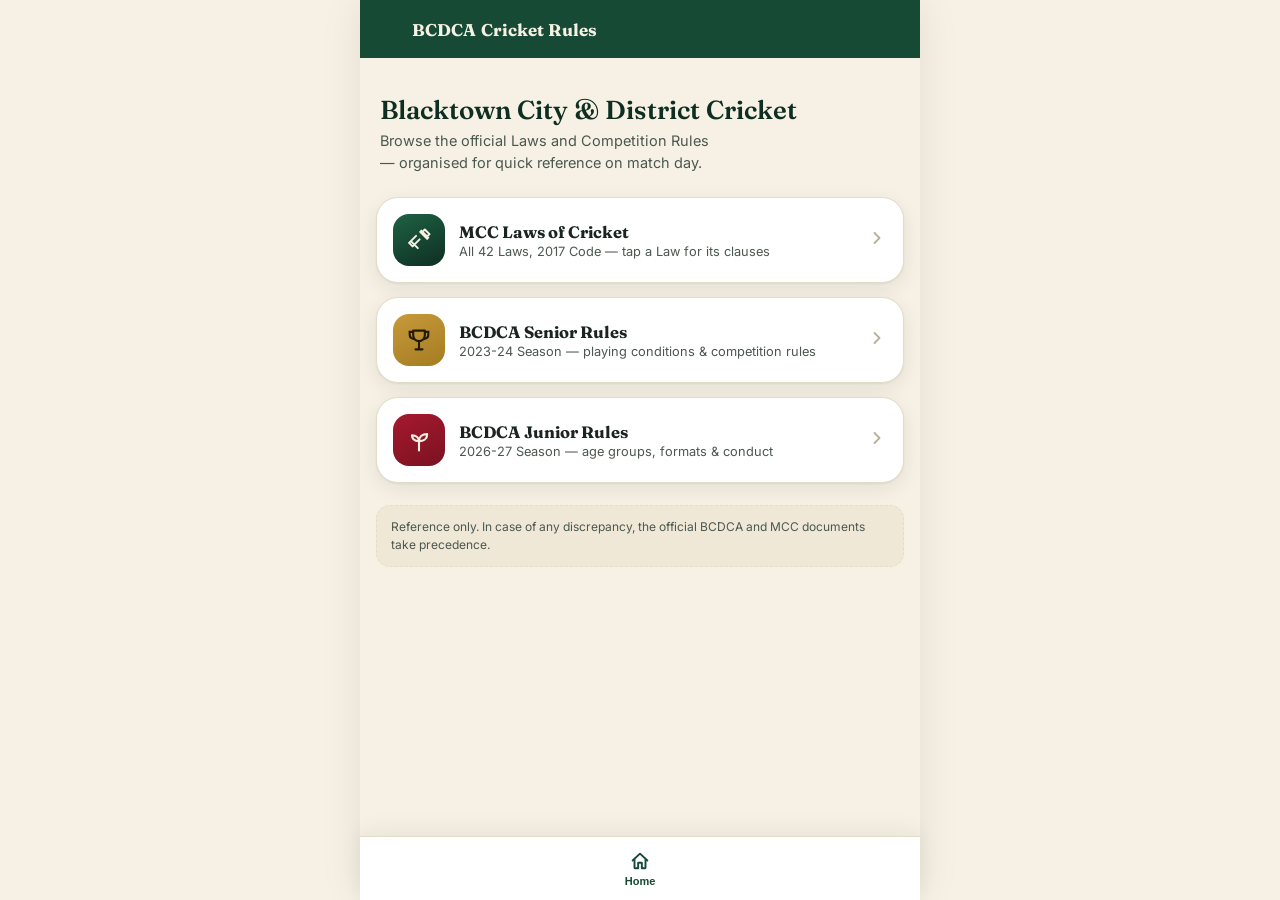
<file: index.html>
<!DOCTYPE html>
<html lang="en">
<head>
<meta charset="UTF-8" />
<meta name="viewport" content="width=device-width, initial-scale=1, maximum-scale=1, viewport-fit=cover" />
<title>BCDCA Cricket Rules</title>
<meta name="description" content="MCC Laws of Cricket and Blacktown City & District Cricket Association Senior & Junior competition rules, organised for quick reference." />
<meta name="theme-color" content="#164A34" />
<meta name="mobile-web-app-capable" content="yes" />
<meta name="apple-mobile-web-app-capable" content="yes" />
<meta name="apple-mobile-web-app-status-bar-style" content="black-translucent" />
<meta name="apple-mobile-web-app-title" content="BCDCA Rules" />
<link rel="icon" href="[data-uri]" />
<link rel="apple-touch-icon" href="[data-uri]" />
<link rel="preconnect" href="https://fonts.googleapis.com">
<link rel="preconnect" href="https://fonts.gstatic.com" crossorigin>
<link href="https://fonts.googleapis.com/css2?family=Fraunces:opsz,wght@9..144,500;9..144,600;9..144,700&family=Inter:wght@400;500;600;700&display=swap" rel="stylesheet">
<style>
/* ---------- Design tokens ---------- */
:root{
  --pitch-dark:#0E2E22;
  --pitch:#164A34;
  --pitch-light:#1F6244;
  --cream:#F6F1E4;
  --cream-2:#EFE8D6;
  --paper:#FFFFFF;
  --ink:#1A2420;
  --ink-soft:#4B584F;
  --gold:#C79A3A;
  --gold-deep:#A57C22;
  --ball:#A6192E;
  --line:#E3DCC8;
  --shadow: 0 1px 2px rgba(20,30,20,0.06), 0 6px 20px rgba(20,30,20,0.08);
  --radius-lg: 22px;
  --radius-md: 16px;
  --radius-sm: 10px;
  --nav-h: 64px;
  --top-h: 58px;
}

*{box-sizing:border-box;}
html,body{
  margin:0;padding:0;height:100%;
  background:var(--cream);
  color:var(--ink);
  font-family:'Inter',-apple-system,BlinkMacSystemFont,"Segoe UI",Roboto,sans-serif;
  -webkit-font-smoothing:antialiased;
  overscroll-behavior:none;
}
#app{
  max-width:560px;
  margin:0 auto;
  min-height:100vh;
  min-height:100dvh;
  position:relative;
  background:var(--cream);
  display:flex;
  flex-direction:column;
}

/* ---------- Top bar ---------- */
.topbar{
  position:sticky; top:0; z-index:20;
  height:var(--top-h);
  display:flex; align-items:center; gap:8px;
  padding:0 6px 0 4px;
  background:var(--pitch);
  color:var(--cream);
  padding-top: env(safe-area-inset-top);
}
.topbar .tb-inner{
  display:flex; align-items:center; gap:6px; width:100%;
  height:var(--top-h);
}
.icon-btn{
  width:42px;height:42px;border:none;background:transparent;color:var(--cream);
  display:flex;align-items:center;justify-content:center;border-radius:50%;
  flex:none; cursor:pointer;
}
.icon-btn:active{ background:rgba(255,255,255,0.12); }
.icon-btn svg{width:22px;height:22px;}
.topbar .title-wrap{ flex:1; min-width:0; }
.topbar .title{
  font-size:17px; font-weight:700; letter-spacing:0.1px;
  white-space:nowrap; overflow:hidden; text-overflow:ellipsis;
  font-family:'Fraunces', serif;
}
.topbar .subtitle{
  font-size:11.5px; color:var(--gold); opacity:0.95; margin-top:1px;
  white-space:nowrap; overflow:hidden; text-overflow:ellipsis;
}
.topbar .spacer{width:42px;flex:none;}

/* ---------- Content ---------- */
.content{
  flex:1;
  padding: 16px 16px calc(var(--nav-h) + 24px) 16px;
  overflow-x:hidden;
}
.screen{ animation: fadeIn .18s ease; }
@keyframes fadeIn{ from{opacity:0; transform:translateY(6px);} to{opacity:1; transform:none;} }

/* ---------- Home screen ---------- */
.home-hero{
  padding: 22px 4px 6px 4px;
}
.home-hero h1{
  font-family:'Fraunces', serif;
  font-size:26px; line-height:1.15; margin:0 0 4px 0;
  color:var(--pitch-dark);
  font-weight:600;
}
.home-hero p{
  margin:0; color:var(--ink-soft); font-size:14.5px; line-height:1.5;
  max-width:38ch;
}

.home-grid{
  display:flex; flex-direction:column; gap:14px; margin-top:18px;
}
.home-card{
  display:flex; align-items:center; gap:14px;
  background:var(--paper);
  border:1px solid var(--line);
  border-radius:var(--radius-lg);
  padding:16px 16px;
  box-shadow:var(--shadow);
  cursor:pointer;
  text-align:left;
  -webkit-tap-highlight-color: transparent;
}
.home-card:active{ transform: scale(0.985); }
.home-card .badge{
  width:52px;height:52px;border-radius:16px;
  display:flex;align-items:center;justify-content:center;flex:none;
}
.home-card .badge svg{width:28px;height:28px;}
.badge-mcc{ background:linear-gradient(155deg,#1F6244,#0E2E22); color:var(--cream);}
.badge-senior{ background:linear-gradient(155deg,#C79A3A,#A57C22); color:#241B08;}
.badge-junior{ background:linear-gradient(155deg,#A6192E,#7A1220); color:var(--cream);}
.home-card .body{flex:1; min-width:0;}
.home-card .body h3{
  margin:0 0 2px 0; font-size:16.5px; font-weight:700; color:var(--ink);
  font-family:'Fraunces', serif;
}
.home-card .body p{ margin:0; font-size:12.8px; color:var(--ink-soft); }
.home-card .chev{ color:#B9B09A; flex:none; }
.home-card .chev svg{width:20px;height:20px;}

.home-footer-note{
  margin-top:22px; padding: 12px 14px; border-radius:14px;
  background:var(--cream-2); border:1px dashed var(--line);
  font-size:12px; color:var(--ink-soft); line-height:1.5;
}

/* ---------- Section header (list screens) ---------- */
.section-lead{
  padding: 4px 2px 14px 2px;
}
.section-lead h2{
  font-family:'Fraunces', serif;
  font-size:21px; margin:0 0 4px 0; color:var(--pitch-dark);
}
.section-lead p{ margin:0; font-size:13px; color:var(--ink-soft); }

/* ---------- List rows ---------- */
.list{
  display:flex; flex-direction:column; gap:10px;
}
.row{
  display:flex; align-items:center; gap:12px;
  background:var(--paper);
  border:1px solid var(--line);
  border-radius:var(--radius-md);
  padding:13px 14px;
  cursor:pointer;
  -webkit-tap-highlight-color: transparent;
}
.row:active{ background:var(--cream-2); }
.row .num{
  flex:none; min-width:34px; height:34px; border-radius:10px;
  background:var(--cream-2); color:var(--pitch);
  display:flex; align-items:center; justify-content:center;
  font-weight:700; font-size:13px; font-family:'Fraunces', serif;
  padding: 0 6px;
}
.row.law .num{ background:var(--pitch); color:var(--cream); }
.row.senior-row .num{ background:#F3E6C4; color:var(--gold-deep); }
.row.junior-row .num{ background:#F2D9DD; color:#8C2032; }
.row .rowtitle{ flex:1; min-width:0; font-size:14.5px; font-weight:600; color:var(--ink); }
.row .rowsub{ flex:1; min-width:0; }
.row .rowsub .rt{ font-size:14.5px; font-weight:600; color:var(--ink); display:block;}
.row .rowsub .rs{ font-size:12px; color:var(--ink-soft); display:block; margin-top:1px;}
.row .count-pill{
  flex:none; font-size:11.5px; color:var(--ink-soft);
  background:var(--cream-2); border-radius:999px; padding:3px 9px;
}
.row .chev{ color:#C6BEA6; flex:none; display:flex; }
.row .chev svg{width:18px;height:18px;}

.cat-group-label{
  font-size:11.5px; text-transform:none; color:var(--ink-soft);
  margin: 18px 2px 8px 2px; font-weight:600;
}
.cat-group-label:first-child{margin-top:0;}

/* ---------- Detail screen ---------- */
.detail-card{
  background:var(--paper); border:1px solid var(--line);
  border-radius:var(--radius-lg); padding:18px 18px 20px 18px;
  box-shadow:var(--shadow);
}
.detail-card .eyebrow{
  display:inline-flex; align-items:center; gap:6px;
  font-size:12px; font-weight:700; color:var(--pitch);
  background:var(--cream-2); padding:4px 10px; border-radius:999px;
  margin-bottom:10px;
}
.detail-card h2{
  font-family:'Fraunces', serif;
  font-size:20px; line-height:1.3; margin:0 0 12px 0; color:var(--ink);
}
.detail-card .body-text{
  font-size:14.5px; line-height:1.62; color:#2B342E; white-space:pre-line;
}
.detail-card .body-text b{ color:var(--pitch); }

.sublaw-list{ margin-top:16px; display:flex; flex-direction:column; gap:8px;}
.sublaw-item{
  display:flex; gap:10px; align-items:center;
  background:var(--cream); border:1px solid var(--line); border-radius:12px;
  padding:11px 13px;
}
.sublaw-item.clickable{ cursor:pointer; -webkit-tap-highlight-color: transparent; }
.sublaw-item.clickable:active{ background:var(--cream-2); }
.sublaw-item .snum{
  flex:none; font-weight:700; font-size:12.5px; color:var(--gold-deep);
  min-width:40px; font-family:'Fraunces', serif;
}
.sublaw-item .stitle{ flex:1; font-size:13.8px; color:var(--ink); line-height:1.4; }
.sublaw-item .chev{ color:#C6BEA6; flex:none; display:flex; }
.sublaw-item .chev svg{ width:16px; height:16px; }

/* ---------- Bottom nav ---------- */
.bottomnav{
  position:fixed; left:0; right:0; bottom:0; z-index:30;
  max-width:560px; margin:0 auto;
  height: calc(var(--nav-h) + env(safe-area-inset-bottom));
  padding-bottom: env(safe-area-inset-bottom);
  background:var(--paper);
  border-top:1px solid var(--line);
  display:flex; align-items:center; justify-content:center;
  box-shadow: 0 -6px 20px rgba(20,30,20,0.06);
}
.home-btn{
  display:flex; flex-direction:column; align-items:center; gap:3px;
  background:none; border:none; color:var(--pitch); cursor:pointer;
  padding:6px 22px; border-radius:14px;
}
.home-btn.dim{ color:#9CA79C; }
.home-btn svg{ width:22px; height:22px; }
.home-btn span{ font-size:11px; font-weight:600; }
.home-btn:active{ background:var(--cream-2); }

/* Search */
.search-wrap{ margin-bottom:14px; }
.search-box{
  display:flex; align-items:center; gap:8px;
  background:var(--paper); border:1px solid var(--line);
  border-radius:14px; padding:10px 14px;
}
.search-box svg{width:18px;height:18px;color:var(--ink-soft); flex:none;}
.search-box input{
  border:none; outline:none; background:transparent; flex:1;
  font-size:14.5px; color:var(--ink); font-family:inherit;
}
.no-results{ text-align:center; color:var(--ink-soft); font-size:13.5px; padding: 30px 10px;}

/* scrollbar hide */
::-webkit-scrollbar{ width:0; height:0; }

@media (min-width:561px){
  #app{ box-shadow:0 0 40px rgba(0,0,0,0.08); }
}

</style>
</head>
<body>
<div id="app"></div>
<script>
const MCC_LAWS = [{"num": 1, "title": "The players", "subs": [{"num": "1.1", "title": "Number of players", "body": "A match is played between two sides, each of eleven players, one of whom shall be captain. By agreement a match may be played between sides of fewer than, or more than, eleven players, but not more than eleven players may field at any time. If, during the match and for whatever reason, a side is reduced to fewer than the original number of nominated players, the match shall continue as long as it is possible to do so under the Laws or any agreements made before the toss."}, {"num": "1.2", "title": "Nomination and replacement of players", "body": "1.2.1 Each captain shall nominate their players in writing to one of the umpires before the toss.\n\n1.2.2 No player may be replaced after the nomination without the consent of the opposing captain. If such consent is granted, the captain of the team in which the player is being replaced shall inform the umpires and scorers.\n\n1.2.3 Any replacement player shall be considered the same player as the nominated player they replaced for the purposes of these Laws.\n\n1.2.3.1 A replacement shall not bat in an innings in which the nominated player they are replacing has completed their innings.\n\n1.2.3.2 A ny unserved Penalty time, warnings or suspensions, that applied to the original nominated player will be inherited by their replacement."}, {"num": "1.3", "title": "Captain", "body": "1.3.1 If at any time the captain is not available, a deputy shall act for them.\n\n1.3.2 If a captain is not available to nominate the players, then any person associated with that team may act as their deputy to do so. See 1.2.\n\n1.3.3 At any time after the nomination of the players, only a nominated player can act as deputy in discharging the duties and responsibilities of the captain as stated in these Laws, including at the toss. See Law 13.4 (The toss)."}, {"num": "1.4", "title": "Responsibility of captains", "body": "The captains are responsible at all times for ensuring that play is conducted within The Spirit of Cricket as well as within the Laws. See The Preamble \u2013 The Spirit of Cricket and Law 41.1 (Fair and unfair play \u2013 responsibility of captains)."}]}, {"num": 2, "title": "The umpires", "subs": [{"num": "2.1", "title": "Appointment and attendance", "body": "Before the match, two umpires shall be appointed, one for each end, to control the match as required by the Laws, with absolute impartiality. The umpires shall be present on the ground and report to the Executive of the ground at least 45 minutes before the scheduled start of each day\u2019s play."}, {"num": "2.2", "title": "Change of umpire", "body": "An umpire shall not be changed during the match, other than in exceptional circumstances, unless they are injured or ill. If there has to be a change of umpire, the replacement shall act only as the striker\u2019s end umpire unless the captains agree that the replacement should take full responsibility as an umpire."}, {"num": "2.3", "title": "Consultation with captains", "body": "Before the toss the umpires shall\n\n2.3.1 meet with the captains; the umpires shall determine\n\n2.3.1.1 the balls to be used during the match. See Law 4 (The ball).\n\n2.3.1.2 the hours of play and the times and durations of any agreed intervals. In a match of one day\u2019s and one innings\u2019 duration, no specific time need be agreed for the tea interval. It may be agreed instead to take this interval between innings. See Law 11 (Intervals).\n\n2.3.1.3 which clock or watch and back-up timepiece is to be used during the match.\n\n2.3.1.4 the boundary of the field of play and allowances for boundaries, including whether any obstacle within the field of play is to be regarded as a boundary. See Law 19 (Boundaries).\n\n2.3.1.5 the use of covers. See Law 10 (Covering the pitch).\n\n2.3.1.6 any special conditions of play affecting the conduct of the match.\n\n2.3.2 inform the scorers of agreements in 2.3.1.2, 2.3.1.3, 2.3.1.4 and 2.3.1.6."}, {"num": "2.4", "title": "The wickets, creases and boundaries", "body": "Before the toss and during the match, the umpires shall satisfy themselves that\n\n2.4.1 the creases are correctly marked. See Law 7 (The creases).\n\n2.4.2 the wickets are properly positioned. See Law 8 (The wickets).\n\n2.4.3 the boundary of the field of play complies with the requirements of Laws 19.1 (Determining the boundary of the field of play), 19.2 (Identifying and marking the boundary) and 19.3 (Restoring the boundary)."}, {"num": "2.5", "title": "Conduct of the match, implements and equipment", "body": "Before the toss and during the match, the umpires shall satisfy themselves that\n\n2.5.1 the conduct of the match is strictly in accordance with the Laws.\n\n2.5.2 the implements used in the match conform to the following:\n\n2.5.2.1 Law 4 (The ball).\n\n2.5.2.2 externally visible requirements of Law 5 (The bat) and Appendix B.\n\n2.5.2.3 either Laws 8.2 (Size of stumps) and 8.3 (The bails) or, if applicable, Law 8.4 (Junior cricket).\n\n2.5.3 no player uses equipment other than that permitted. See Appendix A.2. Note particularly therein the interpretation of \u2018protective helmet\u2019.\n\n2.5.4 the wicket-keeper\u2019s gloves comply with the requirements of Law 27.2 (Gloves)."}, {"num": "2.6", "title": "Fair and unfair play", "body": "The umpires shall be the sole judges of fair and unfair play."}, {"num": "2.7", "title": "Fitness for play", "body": "2.7.1 It is solely for the umpires together to decide whether either conditions of ground, weather or light or exceptional circumstances mean that it would be dangerous or unreasonable for play to take place. Conditions shall not be regarded as either dangerous or unreasonable merely because they are not ideal. The fact that the grass and the ball are wet does not warrant the ground conditions being regarded as unreasonable or dangerous.\n\n2.7.2 Conditions shall be regarded as dangerous if there is actual and foreseeable risk to the safety of any player or umpire.\n\n2.7.3 Conditions shall be regarded as unreasonable if, although posing no risk to safety, it would not be sensible for play to proceed.\n\n2.7.4 If the umpires consider the ground is so wet or slippery as to deprive: the bowler of a reasonable foothold the fielders of the ability to move freely or the batters of the ability to play their strokes or to run between the wickets then these conditions shall be regarded as so bad that it would be dangerous and unreasonable for play to take place."}, {"num": "2.8", "title": "Fitness for play", "body": "circumstances\n\n2.8.1 All references to ground include the pitch. See Law 6.1 (Area of pitch).\n\n2.8.2 The Umpires shall immediately suspend play, or not allow play to start or to recommence, if either umpire considers that the conditions of ground, weather or light, or any other circumstances are either dangerous or unreasonable.\n\n2.8.3 When there is a suspension of play it is the responsibility of the umpires to monitor conditions. They shall make inspections as often as appropriate, unaccompanied by any players or officials. Immediately the umpires together agree that the conditions are no longer dangerous or unreasonable they shall call upon the players to resume play."}, {"num": "2.9", "title": "Position of umpires", "body": "The umpires shall stand where they can best see any act upon which their decision may be required. Subject to this overriding consideration, the bowler\u2019s end umpire shall stand in a position so as not to interfere with either the bowler\u2019s run-up or the striker\u2019s view. The striker\u2019s end umpire may elect to stand on the off side instead of the on side of the pitch, provided they inform the captain of the fielding side, the striker and the other umpire."}, {"num": "2.10", "title": "Umpires changing ends", "body": "The umpires shall change ends after each side has had one completed innings. See Law 13.3 (Completed innings)."}, {"num": "2.11", "title": "Disagreement and dispute", "body": "Where there is disagreement or dispute about any matter, the umpires together shall make the final decision. See also Law 31.6 (Consultation by umpires)."}, {"num": "2.12", "title": "Umpire\u2019s decision", "body": "An umpire may alter any decision provided that such alteration is made promptly and does not contradict Law 20.6 (Dead ball not to be revoked). This apart, an umpire\u2019s decision, once made, is final."}, {"num": "2.13", "title": "Signals", "body": "2.13.1 The following code of signals shall be used by umpires:\n\n2.13.1.1 Signals made while the ball is in play Dead ball \u2013 by crossing and re-crossing the wrists below the waist. No ball \u2013 by extending one arm horizontally. Out \u2013 by raising an index finger above the head. (If not out, the umpire shall call Not out.) Wide \u2013 by extending both arms horizontally.\n\n2.13.1.2 When the ball is dead, the bowler\u2019s end umpire shall repeat the signals in 2.13.1.1, with the exception of the signal for Out, to the scorers.\n\n2.13.1.3 The signals listed below shall be made to the scorers only when the ball is dead. Boundary 4 \u2013 by waving an arm from side to side finishing with the arm across the chest. Boundary 6 \u2013 by raising both arms above the head. Bye \u2013 by raising an open hand above the head.\n\nCommencement of Last hour \u2013 by pointing to a raised wrist with the other hand. Five Penalty runs awarded to the batting side \u2013 by repeated tapping of one shoulder with the opposite hand. Five Penalty runs awarded to the fielding side \u2013 by placing one hand on the opposite shoulder. Leg bye \u2013 by touching a raised knee with the hand. New ball \u2013 by holding the ball above the head. Revoke last signal \u2013 by touching both shoulders, each with the opposite hand. Short run \u2013 by bending one arm upwards and touching the nearer shoulder with the tips of the fingers. The following signals are for Level 3 and 4 offences in Law 42 (Players\u2019 conduct). Each signal has two parts, both of which should be acknowledged separately by the scorers. Level 3 conduct Part 1 \u2013 by putting one arm out to the side of the body and repeatedly raising it and lowering it. Part 2 \u2013 by raising both hands, all fingers spread, to shoulder height, palms facing towards the scorers. Level 4 conduct Part 1 \u2013 by putting one arm out to the side of the body and repeatedly raising it and lowering it. Part 2 \u2013 by raising an index finger, held at shoulder height, to the side of the body.\n\n2.13.1.4 A ll the signals in 2.13.1.3 are to be made by the bowler\u2019s end umpire except that for Short run, which is to be signalled by the umpire at the end where short running occurs. However, the bowler\u2019s end umpire shall be responsible both for the final signal of Short run to the scorers and, if more than one run is short, for informing them as to the number of runs to be recorded.\n\n2.13.2 The umpire shall wait until each signal to the scorers has been separately acknowledged by a scorer before allowing play to proceed.\n\n2.13.2.1 I fseveral signals are to be used, they shall be given in the order that the events occurred.\n\n2.13.2.2 Where more than one contravention of the Laws occurs during the same delivery, any sanctions under each Law shall be applied independently, unless otherwise stated. However, where the necessary sanctions contradict one another, the sanctions in respect of the contravention that occurred first shall apply."}, {"num": "2.14", "title": "Informing the umpires", "body": "Throughout the Laws, wherever the umpires are to receive information from captains or other players, it will be sufficient for one umpire to be so informed and for them to inform the other umpire."}, {"num": "2.15", "title": "Correctness of scores", "body": "Consultation between umpires and scorers on doubtful points is essential. The umpires shall, throughout the match, satisfy themselves as to the correctness of the number of runs scored, the wickets that have fallen and, where appropriate, the number of overs bowled. They shall agree these with the scorers at least at every interval, other than a drinks interval, and at the conclusion of the match. See Laws 3.2 (Correctness of scores), 16.8 (Correctness of result) and 16.10 (Result not to be changed)."}]}, {"num": 3, "title": "The scorers", "subs": [{"num": "3.1", "title": "Appointment of scorers", "body": "Two scorers shall be appointed to record all runs scored, all wickets taken and, where appropriate, the number of overs bowled."}, {"num": "3.2", "title": "Correctness of scores", "body": "The scorers shall frequently check to ensure that their records agree. They shall agree with the umpires, at least at every interval, other than drinks intervals, and at the conclusion of the match, the runs scored, the wickets that have fallen and, where appropriate, the number of overs bowled. See Law 2.15 (Correctness of scores)."}, {"num": "3.3", "title": "Acknowledging signals", "body": "The scorers shall accept all instructions and signals given to them by the umpires and shall immediately acknowledge each separate signal."}]}, {"num": 4, "title": "The ball", "subs": [{"num": "4.1", "title": "Weight and size", "body": "A Size 1 ball, when new, shall weigh not less than 5.5 ounces/156 g, nor more than 5.75 ounces/163 g, and shall measure not less than 8.81 in/22.4 cm, nor more than 9 in/22.9 cm in circumference. A Size 2 ball, when new, shall weigh not less than 5 ounces/142 g, nor more than 5.25 ounces/149 g, and shall measure not less than 8.46 in/21.5 cm nor more than 8.66 in/22 cm in circumference. A Size 3 ball, when new, shall weigh not less than 4.69 ounces/133 gnor more than 4.84 ounces/140 g, and shall measure not less than 8.07 in/20.5 cm nor more than 8.27 in/21 cm in circumference."}, {"num": "4.2", "title": "Approval and control of balls", "body": "4.2.1 All balls to be used in the match, having been determined by the umpires, shall be in the possession of the umpires before the toss and shall remain under their control throughout the match.\n\n4.2.2 The umpire shall take possession of the ball in use at the fall of each wicket, at the start of any interval and at any interruption of play."}, {"num": "4.3", "title": "New ball", "body": "Unless an agreement to the contrary has been made before the match, either captain may demand a new ball at the start of each innings."}, {"num": "4.4", "title": "New ball in match of more than one day\u2019s duration", "body": "In a match scheduled to be of more than one day\u2019s duration, the captain of the fielding side may demand a new ball when the number of overs, excluding any part overs, bowled with the old one is equal to or greater than 80 overs. The umpire shall inform the other umpire and indicate to the batters and the scorers whenever a new ball is taken into play."}, {"num": "4.5", "title": "Ball lost or becoming unfit for play", "body": "If, during play, the ball cannot be found or recovered or the umpires agree that it has become unfit for play through normal use, the umpires shall replace it with a ball which has had wear comparable with that which the previous ball had received before the need for its replacement. When the ball is replaced, the umpire shall inform the batters and the fielding captain."}, {"num": "4.6", "title": "Specifications", "body": "The Governing Body responsible for the match shall determine the size of ball to be used. If no such determination has been made, the umpires shall determine the size of ball to be used under Law 2.3.1.1."}]}, {"num": 5, "title": "The bat", "subs": [{"num": "5.1", "title": "The bat", "body": "5.1.1 The bat consists of two parts, a handle and a blade.\n\n5.1.2 The basic requirements and measurements of the bat are set out in this Law with detailed specifications in Appendix B."}, {"num": "5.2", "title": "The handle", "body": "5.2.1 The handle is to be made principally of cane and/or wood.\n\n5.2.2 The part of the handle that is wholly outside the blade is defined to be the upper portion of the handle. It is a straight shaft for holding the bat.\n\n5.2.3 The upper portion of the handle may be covered with a grip as defined in Appendix B.2.2."}, {"num": "5.3", "title": "The blade", "body": "5.3.1 The blade comprises the whole of the bat apart from the handle as defined in 5.2 and in Appendix B.3.\n\n5.3.2 The blade shall consist solely of wood.\n\n5.3.3 All bats may have commercial identifications on the blade, the size of which must comply with the relevant specification in Appendix B.6."}, {"num": "5.4", "title": "Protection and repair", "body": "Subject to the specifications in Appendix B.4 and providing 5.5 is not contravened,\n\n5.4.1 solely for the purposes of either protection from surface damage to the face, sides and shoulders of the blade or repair to the blade after surface damage, material that is not rigid, either at the time of its application to the blade or subsequently, may be placed on these surfaces.\n\n5.4.2 for repair of the blade after damage other than surface damage\n\n5.4.2.1 solid material may be inserted into the blade.\n\n5.4.2.2 The only material permitted for any insertion is wood with minimal essential adhesives.\n\n5.4.3 to prevent damage to the toe, material may be placed on that part of the blade but shall not extend over any part of the face, back or sides of the blade."}, {"num": "5.5", "title": "Alterations to bat during innings/match", "body": "5.5.1 For any part of the bat, covered or uncovered, the hardness of the constituent materials and the surface texture thereof shall not be such that either or both could cause unacceptable damage to the ball.\n\n5.5.2 Any material placed on any part of the bat, for whatever purpose, shall similarly not be such that it could cause unacceptable damage to the ball.\n\n5.5.3 For the purpose of this Law, unacceptable damage is any change that is greater than normal wear and tear caused by the ball striking the uncovered wooden surface of the blade."}, {"num": "5.6", "title": "Contact with the ball", "body": "In these Laws,\n\n5.6.1 reference to the bat shall imply that the bat is held in the batter\u2019s hand or a glove worn on their hand, unless stated otherwise.\n\n5.6.2 contact between the ball and any of 5.6.2.1 to 5.6.2.4\n\n5.6.2.1 the bat itself\n\n5.6.2.2 the batter\u2019s hand holding the bat\n\n5.6.2.3 any part of a glove worn on the batter\u2019s hand holding the bat\n\n5.6.2.4 any additional materials permitted under 5.4 shall be regarded as the ball striking or touching the bat or being struck by the bat."}, {"num": "5.7", "title": "Bat size limits", "body": "5.7.1 The overall length of the bat, when the lower portion of the handle is inserted, shall not be more than 38 in/96.52 cm.\n\n5.7.2 The blade of the bat shall not exceed the following dimensions:\n\nWidth: 4.25 in/10.8 cm Depth: 2.64 in/6.7 cm Edges: 1.56 in/4.0 cm. Furthermore, it should also be able to pass through a bat gauge as described in Appendix B.8.\n\n5.7.3 Except for bats of size 6 and less, the handle shall not exceed 52% of the overall length of the bat.\n\n5.7.4 The material permitted for covering the blade in 5.4.1 shall not exceed 0.04 in/0.1 cm in thickness.\n\n5.7.5 The maximum permitted thickness of protective material placed on the toe of the blade is 0.12 in/0.3 cm."}, {"num": "5.8", "title": "Categories of bat", "body": "5.8.1 Types A, B and C are bats conforming to 5.1 to 5.7 inclusive.\n\n5.8.2 Type A bats may be used at any level of cricket.\n\n5.8.3 Type B bats may have material inserted at the toe and/or along the sides, parallel to the face of the blade (see B.4.2).\n\n5.8.4 Type C bats may have a cloth covering (see B.3.3). They may also have material inserted at the toe and/or along the sides, parallel to the face of the blade (see B.4.2), and a greater proportion of materials other than cane, wood or twine in the handle than Types A and B (see B.2.3).\n\n5.8.5 Type D bats may be laminated and/or coloured, as outlined in Appendix B.7, and are for use only at lower levels of the game, as determined by the Governing Body for cricket in the country concerned.\n\n5.8.6 Bats of Type B and Type C, may be used only at or below levels determined by the Governing Body for cricket in the country concerned.\n\n5.8.7 Bats that do not qualify for any of the four categories A to D are not recognised in the Laws."}]}, {"num": 6, "title": "The pitch", "subs": [{"num": "6.1", "title": "Area of pitch", "body": "The pitch is a rectangular area of the ground 22 yards/20.12 m in length and 10 ft/3.05 m in width. It is bounded at either end by the bowling creases and on either side by imaginary lines, one each side of the imaginary line joining the centres of the two middle stumps, each parallel to it and 5 ft/1.52 m from it. If the pitch is next to an artificial pitch which is closer than 5 ft/1.52 m from the middle stumps, the pitch on that side will extend only to the junction of the two surfaces. See 6.6, Law 8.1 (Description, width and pitching), Law 7.2 (The bowling crease) and Appendix C."}, {"num": "6.2", "title": "Fitness of pitch for play", "body": "The umpires shall be the sole judges of the fitness of the pitch for play. See Laws 2.7 (Fitness for play) and 2.8 (Suspension of play in dangerous or unreasonable conditions)."}, {"num": "6.3", "title": "Selection and preparation", "body": "Before the match, the Ground Authority shall be responsible for the selection and preparation of the pitch. During the match, the umpires shall control its use and maintenance."}, {"num": "6.4", "title": "Changing the pitch", "body": "The pitch shall not be changed during the match unless the umpires decide that it is dangerous or unreasonable for play to continue on it and then only with the consent of both captains."}, {"num": "6.5", "title": "Non-turf pitches", "body": "In the event of a non-turf pitch being used, the artificial surface shall conform to the following measurements: Length \u2013 a minimum of 58 ft/17.68 m Width \u2013 a minimum of 6 ft/1.83 m See Law 9.8 (Non-turf pitches)."}, {"num": "6.6", "title": "Junior Cricket", "body": "The Governing Body for cricket in the country concerned shall determine the length of the pitch for junior cricket."}]}, {"num": 7, "title": "The creases", "subs": [{"num": "7.1", "title": "The creases", "body": "The positions of a bowling crease, a popping crease and two return creases shall be marked by white lines, as set out in 7.2, 7.3 and 7.4, at each end of the pitch. See Appendix C."}, {"num": "7.2", "title": "The bowling crease", "body": "The bowling crease, which is the back edge of the crease marking, is the line that marks the end of the pitch, as in Law 6.1 (Area of pitch). It shall be 8 ft 8 in/2.64 m in length."}, {"num": "7.3", "title": "The popping crease", "body": "The popping crease, which is the back edge of the crease marking, shall be in front of and parallel to the bowling crease and shall be 4 ft/1.22 m from it. The popping crease shall be marked to a minimum of 6 ft/1.83 m on either side of the imaginary line joining the centres of the two middle stumps and shall be considered to be unlimited in length."}]}, {"num": 8, "title": "The wickets", "subs": [{"num": "8.1", "title": "Description, width and position", "body": "Two sets of wickets shall be positioned opposite and parallel to each other in the centres of the bowling creases. Each set shall be 9 in/22.86 cm wide and shall consist of three wooden stumps with two wooden bails on top. See Appendix D."}, {"num": "8.2", "title": "Size of stumps", "body": "The tops of the stumps shall be 28 in/71.12 cm above the playing surface and shall be dome shaped except for the bail grooves. The portion of a stump above the playing surface shall be cylindrical apart from the domed top, with circular section of diameter not less than 1.38 in/3.50 cm nor more than 1.5 in/3.81 cm. See Appendix D."}, {"num": "8.3", "title": "The bails", "body": "8.3.1 The bails, when in position on top of the stumps, shall not project more than 0.5 in/1.27 cm above them. shall fit between the stumps without forcing them out of the vertical.\n\n8.3.2 Each bail shall conform to the following specifications (see Appendix D): Overall length 4.31 in/10.95 cm Length of barrel 2.13 in /5.40 cm Longer spigot 1.38 in/3.50 cm Shorter spigot 0.81 in/2.06 cm.\n\n8.3.3 The two spigots and the barrel shall have the same centre line.\n\n8.3.4 Devices aimed at protecting player safety by limiting the distance that a bail can travel off the stumps will be allowed, subject to the approval of the Governing Body for the match and the Ground Authority."}, {"num": "8.4", "title": "Junior cricket", "body": "The Governing Body for cricket in the country concerned shall determine the dimensions of the stumps and bails."}, {"num": "8.5", "title": "Dispensing with bails", "body": "The umpires may agree to dispense with the use of bails, if necessary. If they so agree then no bails shall be used at either end. The use of bails shall be resumed as soon as conditions permit. See Law 29.5 (Dispensing with bails)."}]}, {"num": 9, "title": "Preparation and maintenance of the playing area", "subs": [{"num": "9.1", "title": "Rolling", "body": "The pitch shall not be rolled during the match except as permitted in 9.1.1 and 9.1.2.\n\n9.1.1 Frequency and duration of rolling During the match the pitch may be rolled at the request of the captain of the batting side, for a period of not more than 7 minutes, before the start of each innings, other than the first innings of the match, and before the start of each subsequent day\u2019s play. See 9.1.4.\n\n9.1.2 Rolling after a delayed start In addition to the rolling permitted above, if, after the toss and before the first innings of the match, the start is delayed, the captain of the batting side may request that the pitch be rolled for not more than 7 minutes. However, if the umpires together agree that the delay has had no significant effect on the state of the pitch, they shall refuse such request for rolling of the pitch.\n\n9.1.3 Choice of rollers If there is more than one roller available the captain of the batting side shall choose which one is to be used.\n\n9.1.4 Timing of permitted rolling The rolling permitted (maximum 7 minutes) before play begins on any day shall be started not more than 30 minutes before the time scheduled or rescheduled for play to begin. The captain of the batting side may, however, delay the start of such rolling until not less than 10 minutes before the time scheduled or rescheduled for play to begin."}, {"num": "9.2", "title": "Clearing debris from the pitch", "body": "9.2.1 The pitch shall be cleared of any debris\n\n9.2.1.1 before the start of each day\u2019s play. This shall be after the completion of mowing and before any rolling, not earlier than 30 minutes nor later than 10 minutes before the time or any rescheduled time for start of play.\n\n9.2.1.2 between innings. This shall precede rolling if any is to take place.\n\n9.2.1.3 at all intervals for meals.\n\n9.2.2 The clearance of debris in 9.2.1 shall be done by any means deemed appropriate by the Ground Authority, so long as the umpires do not consider that this may be detrimental to the surface of the pitch. In this case the debris must be cleared from that area by hand.\n\n9.2.3 In addition to 9.2.1, debris may be cleared from the pitch by hand, before mowing and whenever either umpire considers it necessary."}, {"num": "9.3", "title": "Mowing", "body": "9.3.1 Responsibility for mowing\n\n9.3.1.1 A ll mowings which are carried out before the match shall be the sole responsibility of the Ground Authority.\n\n9.3.1.2 A ll subsequent mowings shall be carried out under the supervision of the umpires.\n\n9.3.2 The pitch and outfield In order that throughout the match the ground conditions should be as nearly the same for both sides as possible, both the pitch and the outfield shall be mown on each day of the match on which play is expected to take place, if ground and weather conditions permit. If, for reasons other than conditions of ground or weather, complete mowing of the outfield is not possible, the Ground Authority shall notify the captains and umpires of the procedure to be adopted for such mowing during the match.\n\n9.3.3 Timing of mowing\n\n9.3.3.1 Mowing of the pitch on any day shall be completed not later than 30 minutes before the time scheduled or rescheduled for play to begin on that day, before any sweeping prior to rolling. If necessary, debris may be removed from the pitch before mowing, by hand. See 9.2.3.\n\n9.3.3.2 Mowing of the outfield on any day shall be completed not later than 15 minutes before the time scheduled or rescheduled for play to begin on that day."}, {"num": "9.4", "title": "Watering the pitch", "body": "The pitch shall not be watered during the match."}, {"num": "9.5", "title": "Re-marking creases", "body": "Creases shall be re-marked whenever either umpire considers it necessary."}, {"num": "9.6", "title": "Maintenance of footholes", "body": "The umpires shall ensure that the holes made by the bowlers and batters are cleaned out and dried whenever necessary to facilitate play. In matches of more than one day\u2019s duration, the umpires shall allow, if necessary, the re-turfing of footholes made by the bowlers in their delivery strides, or the use of quick-setting fillings for the same purpose."}, {"num": "9.7", "title": "Securing of footholds and maintenance of pitch", "body": "During play, umpires shall allow the players to secure their footholds by the use of sawdust provided that no damage to the pitch is caused and that Law 41 (Unfair play) is not contravened."}, {"num": "9.8", "title": "Non-turf pitches", "body": "Wherever appropriate, the provisions set out in 9.1 to 9.7 shall apply."}]}, {"num": 10, "title": "Covering the pitch", "subs": [{"num": "10.1", "title": "Before the match", "body": "The use of covers before the match is the responsibility of the Ground Authority and may include full covering if required. However, the Ground Authority shall grant suitable facility to the captains to inspect the pitch before the nomination of their players and to the umpires to discharge their duties as laid down in Laws 2 (The umpires), 6 (The pitch), 7 (The creases), 8 (The wickets), and 9 (Preparation and maintenance of the playing area)."}, {"num": "10.2", "title": "During the match", "body": "Unless determined otherwise before the toss, on each night of the match and if appropriate when play is suspended at any time during the match\n\n10.2.1 the whole pitch and a minimum of 4 ft/1.22 m beyond it at each end shall be covered.\n\n10.2.2 the bowlers\u2019 run-ups, where possible, shall be covered."}]}, {"num": 11, "title": "Intervals", "subs": [{"num": "11.1", "title": "An interval", "body": "11.1.1 The following shall be classed as intervals: The period between close of play on one day and the start of the next day\u2019s play. Intervals between innings. Intervals for meals. Intervals for drinks. Any other agreed interval.\n\n11.1.2 Only these intervals shall be considered as scheduled breaks for the purposes of Law 24.2.6 (Fielder absent or leaving the field of play)."}, {"num": "11.2", "title": "Duration of intervals", "body": "11.2.1 An interval for lunch or tea shall be of the duration determined under Law 2.3 (Consultation with captains), taken from the call of Time before the interval until the call of Play on resumption after the interval.\n\n11.2.2 An interval between innings shall be 10 minutes, commencing from the close of an innings until the call of Play for the start of the next innings. See, however, 11.3, 11.5 and 11.6."}, {"num": "11.3", "title": "Allowance for interval between innings", "body": "In addition to the provisions of 11.5 and 11.6,\n\n11.3.1 if an innings ends when 10 minutes or less remains before the time agreed for close of play on any day, there shall be no further play on that day. No change shall be made to the time for the start of play on the following day on account of the 10 minute interval between innings.\n\n11.3.2 if a captain declares an innings closed or forfeits an innings during an interruption in play of more than 10 minutes duration, provided that at least 10 minutes remains of the interruption, no adjustment shall be made to the time for resumption of play on account of the 10 minute interval between innings, which shall be considered as included in the interruption. If less than 10 minutes remains of the interruption when the captain declares the innings closed, or forfeits an innings, the next innings shall commence 10 minutes after the declaration or forfeiture is made.\n\n11.3.3 if a captain declares an innings closed or forfeits an innings during any interval other than an interval for drinks, provided that at least 10 minutes remains of the interval, the interval shall be of the agreed duration and shall be considered to include the 10 minute interval between innings. If less than 10 minutes remains of the interval when the captain declares the innings closed, or forfeits an innings, the interval shall be extended as necessary and the next innings shall commence 10 minutes after the declaration or forfeiture is made."}, {"num": "11.4", "title": "Changing agreed times of intervals", "body": "If, at any time during the match, either Playing time is lost through adverse conditions of ground, weather or light or in exceptional circumstances, or the players have occasion to leave the field other than at a scheduled interval, the time of the lunch interval or of the tea interval may be changed if the two umpires and both captains so agree, providing the requirements of 11.2 and 11.5, 11.6, 11.7 and 11.8.3 are not contravened."}, {"num": "11.5", "title": "Changing agreed time for lunch interval", "body": "11.5.1 If an innings ends when 10 minutes or less remains before the agreed time for lunch, the interval shall be taken immediately. It shall be of the agreed duration and shall be considered to include the 10-minute interval between innings.\n\n11.5.2 If, because of adverse conditions of ground, weather or light, or in exceptional circumstances, a stoppage occurs when 10 minutes or less remains before the agreed time for lunch, then, whether or not agreement is reached in the circumstances of 11.4, the interval shall be taken immediately. It shall be of the agreed duration. Play shall resume at the end of this interval or as soon after as conditions permit.\n\n11.5.3 If the players have occasion to leave the field for any reason when more than 10 minutes remains before the agreed time for lunch, then, unless the umpires and captains together agree to alter it, lunch shall be taken at the agreed time."}, {"num": "11.6", "title": "Changing agreed time for tea interval", "body": "11.6.1 I fan innings ends when 30 minutes or less remains before the agreed time for tea, the interval shall be taken immediately.\n\nIt shall be of the agreed duration and shall be considered to include the 10-minute interval between innings.\n\n11.6.2 If, when 30 minutes remains before the agreed time for tea, an interval between innings is already in progress, play shall resume at the end of the 10-minute interval, if conditions permit.\n\n11.6.3 If, because of adverse conditions of ground, weather or light, or in exceptional circumstances, a stoppage occurs when 30 minutes or less remains before the agreed time for tea, then unless either there is an agreement to change the time for tea, as permitted in 11.4 or the captains agree to forgo the tea interval, as permitted in 11.9 the interval shall be taken immediately. The interval shall be of the agreed duration. Play shall resume at the end of the interval or as soon after as conditions permit.\n\n11.6.4 If a stoppage is already in progress when 30 minutes remains before the agreed time for tea, 11.4 shall apply."}, {"num": "11.7", "title": "Lunch or tea interval \u2013 9 wickets down", "body": "For the lunch interval and for the tea interval if either 9 wickets are already down when 3 minutes remains to the agreed time for the interval, or the 9th wicket falls within this 3 minutes, or at any time up to and including the final ball of the over in progress at the agreed time for the interval, then the provisions of Law 12.5.2 shall not apply and the interval will not be taken until the end of the over that is in progress 30 minutes after the originally agreed time for the interval, unless the players have cause to leave the field of play or the innings is completed earlier. For the purposes of this section of Law, the retirement of a batter is not to be considered equivalent to the fall of a wicket."}, {"num": "11.8", "title": "Intervals for drinks", "body": "11.8.1 I fon any day the umpires determine that there shall be intervals for drinks, the option to take such drinks shall be available to either side. Each interval shall be kept as short as possible and in any case shall not exceed 5 minutes.\n\n11.8.2 Unless, as permitted in 11.9, the captains agree to forgo it, a drinks interval shall be taken at the end of the over in progress when the agreed time is reached. If, however, a wicket falls or a batter retires within 5 minutes of the agreed time then drinks shall be taken immediately. No other variation in the timing of drinks intervals shall be permitted except as provided for in 11.8.3.\n\n11.8.3 If an innings ends or the players have to leave the field of play for any other reason within 30 minutes of the agreed time for a drinks interval, the umpires and captains together may rearrange the timing of drinks intervals in that session.\n\n11.8.4 Intervals for drinks may not be taken during the last hour of the match, as defined in Law 12.6 (Last hour of match \u2013 number of overs). Subject to this limitation, the umpires shall determine the times for such intervals, if any, before the toss and on each subsequent day not later than 10 minutes before play is scheduled to start."}, {"num": "11.9", "title": "Agreement to forgo intervals", "body": "At any time during the match, the captains may agree to forgo the tea interval or any of the drinks intervals. The umpires shall be informed of the decision. When play is in progress, the batters at the wicket may deputise for their captain in making an agreement to forgo a drinks interval in that session."}, {"num": "11.10", "title": "Scorers to be informed", "body": "The umpires shall ensure that the scorers are informed of all agreements about hours of play and intervals and of any changes made thereto as permitted under this Law."}]}, {"num": 12, "title": "Start of play; cessation of play", "subs": [{"num": "12.1", "title": "Call of Play", "body": "The bowler\u2019s end umpire shall call Play before the first ball of the match and on the resumption of play after any interval or interruption."}, {"num": "12.2", "title": "Call of Time", "body": "The bowler\u2019s end umpire shall call Time, when the ball is dead, at the start of any interval or interruption or as required by the Laws. See also Law 20.3 (Call of Over or Time)."}, {"num": "12.3", "title": "Removal of bails", "body": "After the call of Time, except at the start of a drinks interval, the bails shall be removed from both wickets."}, {"num": "12.4", "title": "Starting a new over", "body": "Another over shall always be started at any time during the match, unless an interval is to be taken in the circumstances set out in 12.5.2, if the umpire, walking at normal pace, has arrived at the position behind the stumps at the bowler\u2019s end before the time agreed for the next interval, or for the close of play, has been reached."}, {"num": "12.5", "title": "Completion of an over", "body": "Other than at the end of the match,\n\n12.5.1 if the agreed time for an interval is reached during an over, the over shall be completed before the interval is taken, except as provided for in 12.5.2.\n\n12.5.2 when less than 3 minutes remains before the time agreed for the next interval, the interval shall be taken immediately if either a batter is dismissed or retires, other than at the end of a day\u2019s play, in which case the over shall be completed or the players have occasion to leave the field whether this occurs during an over or at the end of an over. Except at the end of an innings, if an over is thus interrupted it shall be completed on the resumption of play."}, {"num": "12.6", "title": "Last hour of match \u2013 number of overs", "body": "When one hour of Playing time of the match remains, according to the agreed hours of play, the over in progress shall be completed. The next over shall be the first of a minimum of 20 overs which must be bowled, provided that a result is not reached earlier and provided that there is no interval or interruption in play.\n\nThe bowler\u2019s end umpire shall indicate the commencement of this 20 overs to the players and to the scorers. The period of play thereafter shall be referred to as the Last hour, whatever its actual duration. When the minimum number of overs have been bowled in the Last hour, further overs can be started only if the original time for the close of play has not been reached. See 12.7 and 12.8."}, {"num": "12.7", "title": "Last hour of match \u2013 interruptions of play", "body": "If there is an interruption in play during the Last hour of the match, the minimum number of overs to be bowled shall be reduced from 20 as follows.\n\n12.7.1 The time lost for an interruption is counted from the call of Time until the time for resumption as decided by the umpires.\n\n12.7.2 One over shall be deducted for every complete 3 minutes of time lost.\n\n12.7.3 In the case of more than one such interruption, the minutes lost shall not be aggregated; the calculation shall be made for each interruption separately.\n\n12.7.4 If, when one hour of Playing time remains, an interruption is already in progress\n\n12.7.4.1 only the time lost after this moment shall be counted in the calculation.\n\n12.7.4.2 the over in progress at the start of the interruption shall be completed on resumption and shall not count as one of the minimum number of overs to be bowled.\n\n12.7.5 If, after the start of the Last hour, an interruption occurs during an over, the over shall be completed on resumption of play. The two part-overs shall between them count as one over of the minimum number to be bowled."}, {"num": "12.8", "title": "Last hour of match \u2013 intervals between innings", "body": "If an innings ends so that a new innings is to be started during the Last hour of the match, the interval starts with the end of the innings and is to end 10 minutes later.\n\n12.8.1 If this interval is already in progress at the start of the Last hour then, to determine the number of overs to be bowled in the new innings, calculations are to be made as set out in 12.7.\n\n12.8.2 If the innings ends after the Last hour has started, two calculations are to be made, as set out in 12.8.3 and 12.8.4. The greater of the numbers yielded by these two calculations is to be the minimum number of overs to be bowled in the new innings.\n\n12.8.3 Calculation based on overs remaining At the conclusion of the innings, the number of overs that remain to be bowled, of the minimum in the Last hour, to be noted. If this is not a whole number it is to be rounded up to the next whole number. Three overs, for the interval, to be deducted from the resulting number to determine the number of overs still to be bowled.\n\n12.8.4 Calculation based on time remaining At the conclusion of the innings, the time remaining until the agreed time for close of play to be noted.\n\n10 minutes, for the interval, to be deducted from this time to determine the Playing time remaining. A calculation to be made of one over for every complete 3 minutes of the Playing time remaining, plus one more over if a further part of 3 minutes remains."}, {"num": "12.9", "title": "Conclusion of match", "body": "12.9.1 The match is concluded\n\n12.9.1.1 a ssoon as a result as defined in Laws 16.1 to 16.4 and 16.5.1 (The result) is reached.\n\n12.9.1.2 as soon as both the minimum number of overs for the Last hour are completed and the agreed time for close of play is reached, unless a result is reached earlier.\n\n12.9.1.3 i nthe case of an agreement under Law 13.1.2 (Number of innings), as soon as the final innings is completed as defined in Law 13.3.5 (Completed innings).\n\n12.9.2 The match is concluded if, without a conclusion having been reached under 12.9.1, the players leave the field for adverse conditions of ground, weather or light, or in exceptional circumstances, and no further play is possible."}, {"num": "12.10", "title": "Completion of last over of match", "body": "The over in progress at the close of play on the final day shall be completed unless either a result has been reached or the players have occasion to leave the field. In this case there shall be no resumption of play except in the circumstances of Law 16.9 (Mistakes in scoring) and the match shall be at an end."}]}, {"num": 13, "title": "Innings", "subs": [{"num": "13.1", "title": "Number of innings", "body": "13.1.1 A match shall be one or two innings for each side according to agreement reached before the match.\n\n13.1.2 It may be agreed to limit any innings to a number of overs or to a period of time. If such an agreement is made then\n\n13.1.2.1 i n a one-innings match a similar agreement shall apply to both innings.\n\n13.1.2.2 i n a two-innings match similar agreements shall apply: to the first innings of each side or to the second innings of each side or to both innings of each side. For both one-innings and two-innings matches, the agreement must also include criteria for determining the result when neither of Laws 16.1 (A Win \u2013 two-innings match) or 16.2 (A Win \u2013 one-innings match) applies."}, {"num": "13.2", "title": "Alternate innings", "body": "In a two-innings match each side shall take their innings alternately except in the cases provided for in Law 14 (The follow-on) or in Law 15.2 (Forfeiture of an innings)."}, {"num": "13.3", "title": "Completed innings", "body": "A side\u2019s innings is to be considered as completed if any of the following applies:\n\n13.3.1 the side is all out.\n\n13.3.2 at the fall of a wicket or the retirement of a batter, further balls remain to be bowled but no further batter is available to come in.\n\n13.3.3 the captain declares the innings closed.\n\n13.3.4 the captain forfeits the innings.\n\n13.3.5 in the case of an agreement under 13.1.2, either the prescribed number of overs has been bowled or the prescribed time has expired as appropriate."}, {"num": "13.4", "title": "The toss", "body": "The captains shall toss a coin for the choice of innings, on the field of play and in the presence of one or both of the umpires, not earlier than 30 minutes, nor later than 15 minutes before the scheduled or any rescheduled time for the start of play. Note, however, the provisions of Law 1.3 (Captain)."}, {"num": "13.5", "title": "Decision to be notified", "body": "As soon as the toss is completed, the captain of the side winning the toss shall decide whether to bat or to field and shall notify the opposing captain and the umpires of this decision. Once notified, the decision cannot be changed."}]}, {"num": 14, "title": "The follow-on", "subs": [{"num": "14.1", "title": "Lead on first innings", "body": "14.1.1 In a two-innings match of 5 days or more, the side which bats first and leads by at least 200 runs shall have the option of requiring the other side to follow their innings.\n\n14.1.2 The same option shall be available in two-innings matches of shorter duration with the minimum leads as follows: 150 runs in a match of 3 or 4 days; 100 runs in a 2-day match; 75 runs in a 1-day match."}, {"num": "14.2", "title": "Notification", "body": "A captain shall notify the opposing captain and the umpires of their intention to enforce the follow-on. Once notified, the decision cannot be changed."}, {"num": "14.3", "title": "First day\u2019s play lost", "body": "If no play takes place on the first day of a match of more than one day\u2019s duration, 14.1 shall apply in accordance with the number of days remaining from the start of play. The day on which play first commences shall count as a whole day for this purpose, irrespective of the time at which play starts. Play will have taken place as soon as, after the call of Play, the first over has started. See Law 17.2 (Start of an over)."}]}, {"num": 15, "title": "Declaration and forfeiture", "subs": [{"num": "15.1", "title": "Time of declaration", "body": "With the exception of the final innings of the match, the captain of the side batting may declare an innings closed, when the ball is dead, at any time during the innings. A declared innings shall be considered to be a completed innings."}, {"num": "15.2", "title": "Forfeiture of an innings", "body": "With the exception of the final innings of the match, a captain may forfeit either of their side\u2019s innings at any time before the commencement of that innings. A forfeited innings shall be considered to be a completed innings."}, {"num": "15.3", "title": "Notification", "body": "A captain shall notify the opposing captain and the umpires of any decision to declare or to forfeit an innings. Once notified, the decision cannot be changed."}]}, {"num": 16, "title": "The result", "subs": [{"num": "16.1", "title": "A Win \u2013 two-innings match", "body": "The side which has scored a total of runs in excess of that scored in the two completed innings of the opposing side shall win the match. See Law 13.3 (Completed innings). Note also 16.6."}, {"num": "16.2", "title": "A Win \u2013 one-innings match", "body": "The side which has scored in its one innings a total of runs in excess of that scored by the opposing side in its one completed innings shall win the match. See Law 13.3 (Completed innings). Note also 16.6."}, {"num": "16.3", "title": "Umpires awarding a match", "body": "Regardless of any agreement under Law 13.1.2 (Number of innings),\n\n16.3.1 a match shall be lost by a side which\n\n16.3.1.1 concedes defeat.\n\n16.3.1.2 i nthe opinion of the umpires refuses to play. If so, the umpires shall award the match to the other side.\n\n16.3.2 if an umpire considers that an action by any player or players might constitute a refusal by either side to play then that umpire shall call Time, and the umpires together shall ascertain the cause of the action. If they then decide together that this action does constitute a refusal to play by one side, they shall so inform the captain of that side. If the captain persists in the action the umpires shall award the match in accordance with 16.3.1. See also Law 42.6.1 (Captain refusing to remove a player from the field).\n\n16.3.3 if action as in 16.3.2 takes place after play has started and does not constitute a refusal to play, Playing time shall be counted as lost from the call of Time to the call of Play, excluding intervals (Law 11) and suspensions of play (Law 2.8). the time for close of play on that day shall be extended by this length of time. if applicable, no overs shall be deducted during the Last hour of the match solely on account of this time."}, {"num": "16.4", "title": "Matches in which there is an agreement under Law 13.1.2", "body": "For any match in which there is an agreement under Law\n\n13.1.2 (Number of innings), if the result is not determined in any of the ways stated in 16.1, 16.2 or 16.3, then the result shall be as laid down in that agreement."}, {"num": "16.5", "title": "All other matches \u2013 A Tie or Draw", "body": "16.5.1 A Tie The result of a match shall be a Tie when all innings have been completed and the scores are equal.\n\n16.5.2 A Draw The result of a match shall be a Draw when it is not determined in any of the ways stated in 16.1, 16.2, 16.3, 16.4,\n\n16.5.1 or Law 42.6.2 (Captain refusing to remove a player from the field)."}, {"num": "16.6", "title": "Winning hit or extras", "body": "16.6.1 As soon as a result is reached as defined in 16.1, 16.2, 16.3, 16.4 or 16.5.1, the match is at an end. Nothing that happens thereafter, except as in Law 41.17.2 (Penalty runs), shall be regarded as part of it. Note also 16.9.\n\n16.6.2 The side batting last will have scored enough runs to win only if its total of runs is sufficient without including any runs completed by the batters before the completion of a catch, or the obstruction of a catch, from which the striker could be dismissed.\n\n16.6.3 If a boundary is scored before the batters have completed sufficient runs to win the match, the whole of the boundary allowance shall be credited to the side\u2019s total and, in the case of a hit by the bat, to the striker\u2019s score."}, {"num": "16.7", "title": "Statement of result", "body": "If the side batting last wins the match without losing all its wickets, the result shall be stated as a win by the number of wickets still then to fall. If, without having scored a total of runs in excess of the total scored by the opposing side, the innings of the side batting last has been completed, but as the result of an award of 5 Penalty runs its total of runs is then sufficient to win, the result shall be stated as a win to that side by Penalty runs. If the side fielding last wins the match, the result shall be stated as a win by runs. If the match is decided by one side conceding defeat or refusing to play, the result shall be stated as Match Conceded or Match Awarded, as the case may be."}, {"num": "16.8", "title": "Correctness of result", "body": "Any decision as to the correctness of the scores shall be the responsibility of the umpires. See Law 2.15 (Correctness of scores)."}, {"num": "16.9", "title": "Mistakes in scoring", "body": "If, after the players and umpires have left the field in the belief that the match has been concluded, the umpires discover that a mistake in scoring has occurred which affects the result then, subject to 16.10, they shall adopt the following procedure.\n\n16.9.1 If, when the players leave the field, the side batting last has not completed its innings and either the number of overs to be bowled in the Last hour, or in that innings, has not been completed or the agreed time for close of play, or for the end of the innings, has not been reached then, unless one side concedes defeat, the umpires shall order play to resume. Unless a result is reached sooner, play will then continue, if conditions permit, until the prescribed number of overs has been completed and either time for close of play has been reached or the allotted time for the innings has expired, as appropriate. The number of overs and time remaining shall be taken as they were at the call of Time for the supposed conclusion of the match. No account shall be taken of the time between that moment and the resumption of play.\n\n16.9.2 If, at this call of Time, the overs have been completed and no Playing time remains, or if the side batting last has completed its innings, the umpires shall immediately inform both captains of the necessary corrections to the scores and to the result."}, {"num": "16.10", "title": "Result not to be changed", "body": "Once the umpires have agreed with the scorers the correctness of the scores at the conclusion of the match \u2013 see Laws 2.15 (Correctness of scores) and 3.2 (Correctness of scores) \u2013 the result cannot thereafter be changed."}]}, {"num": 17, "title": "The over", "subs": [{"num": "17.1", "title": "Number of balls", "body": "The ball shall be bowled from each end alternately in overs of 6 valid balls."}, {"num": "17.2", "title": "Start of an over", "body": "An over has started when the bowler starts their run- up or, if there is no run-up, starts their action for the first delivery of that over."}, {"num": "17.3", "title": "Validity of balls", "body": "17.3.1 A ball shall not count as one of the 6 balls of the over unless it is delivered, even though, as in Law 38.3 (Non- striker leaving their ground early) a batter may be dismissed or some other incident occurs without the ball having been delivered.\n\n17.3.2 A ball delivered by the bowler shall not count as one of the 6 balls of the over\n\n17.3.2.1 i fit is called dead, or is to be considered dead, before the striker has had an opportunity to play it. See Law 20.7 (Dead ball; ball counting as one of over).\n\n17.3.2.2 i fit is called dead in the circumstances of Law 20.4.2.6. Note also the special provisions of Law\n\n20.4.2.5 (Umpire calling and signalling Dead ball).\n\n17.3.2.3 i fit is a No ball. See Law 21 (No ball).\n\n17.3.2.4 i fit is a Wide. See Law 22 (Wide ball).\n\n17.3.2.5 when any of Laws 24.4 (Player returning without permission), 28.2 (Fielding the ball), 41.4 (Deliberate attempt to distract or obstruct striker), or 41.5 (Deliberate distraction, deception or obstruction of batter) is applied.\n\n17.3.3 Any deliveries other than those listed in 17.3.1 and 17.3.2 shall be known as valid balls. Only valid balls shall count towards the 6 balls of the over."}, {"num": "17.4", "title": "Call of Over", "body": "When 6 valid balls have been bowled and when the ball becomes dead, the umpire shall call Over before leaving the wicket. See also Law 20.3 (Call of Over or Time)."}, {"num": "17.5", "title": "Umpire miscounting", "body": "17.5.1 If the umpire miscounts the number of valid balls, the over as counted by the umpire shall stand.\n\n17.5.2 If, having miscounted, the umpire allows an over to continue after 6 valid balls have been bowled, the umpire shall subsequently call Over when the ball becomes dead after any delivery, even if that delivery is not a valid ball."}, {"num": "17.6", "title": "Bowler changing ends", "body": "A bowler shall be allowed to change ends as often as desired, provided they do not bowl two overs consecutively, nor bowl parts of each of two consecutive overs, in the same innings."}, {"num": "17.7", "title": "Finishing an over", "body": "17.7.1 Other than at the end of an innings, a bowler shall finish an over in progress unless incapacitated or suspended under any of the Laws.\n\n17.7.2 If for any reason, other than the end of an innings, an over is left uncompleted at the start of an interval or interruption, it shall be completed on resumption of play."}, {"num": "17.8", "title": "Bowler incapacitated or suspended during an over", "body": "If for any reason a bowler is incapacitated while running up to deliver the first ball of an over, or is incapacitated during an over, the umpire shall call and signal Dead ball. If a bowler is incapacitated or suspended during an over, another bowler shall complete the over from the same end, provided that no bowler delivers two overs consecutively, nor delivers parts of each of two consecutive overs, in that innings."}]}, {"num": 18, "title": "Scoring runs", "subs": [{"num": "18.1", "title": "A run", "body": "The score shall be reckoned by runs. A run is scored\n\n18.1.1 so often as the batters, at any time while the ball is in play, have crossed and made good their ground from end to end.\n\n18.1.2 when a boundary is scored. See Law 19 (Boundaries).\n\n18.1.3 when Penalty runs are awarded. See 18.6."}, {"num": "18.2", "title": "Runs disallowed and runs not scored", "body": "Wherever in these Laws provision is made for the scoring of runs or awarding of penalties, such runs and penalties will be subject to any provisions that may be applicable for a run to be disallowed or a run not to be scored (see Appendix A.11) or for the non-award of penalties. When runs are disallowed, the one-run penalty for No ball or Wide shall stand and 5-run penalties shall be allowed, except for Penalty runs under Law 28.3 (Protective helmets belonging to the fielding side)."}, {"num": "18.3", "title": "Short runs", "body": "18.3.1 A run is short if a batter fails to make good their ground in turning for a further run.\n\n18.3.2 Although a short run shortens the next one, the latter if completed shall not be regarded as short. A striker setting off for the first run from in front of the popping crease may do so also without penalty."}, {"num": "18.4", "title": "Unintentional short runs", "body": "Except in the circumstances of 18.5,\n\n18.4.1 if either batter runs a short run, the umpire concerned shall, unless a boundary is scored, call and signal Short run as soon as the ball becomes dead and that run shall not be scored.\n\n18.4.2 if, after either or both batters run short, a boundary is scored the umpire concerned shall disregard the short running and shall not call or signal Short run, unless the boundary is a result of an overthrow or wilful act of a fielder. See Law 19.8 (Overthrow or wilful act of fielder).\n\n18.4.3 if both batters run short in one and the same run, this shall be regarded as only one short run.\n\n18.4.4 if more than one run is short then, subject to 18.4.2 and 18.4.3, all runs called as short shall not be scored.\n\n18.4.5 if there has been more than one short run, the umpire shall inform the scorers as to the number of runs to be recorded."}, {"num": "18.5", "title": "Deliberate short runs", "body": "18.5.1 If either umpire considers that one or both batters deliberately ran short at that umpire\u2019s end, the umpire concerned shall, when the ball is dead, call and signal Short run and inform the other umpire of what has occurred and apply 18.5.2.\n\n18.5.1.1 A deliberate short run is an attempt by the batters to appear to run more than one run, while at least one batter deliberately does not make good their ground at one end.\n\n18.5.1.2 Provided the umpires believe that there was no intention by the batter concerned to deceive the umpires, it will not be considered a deliberate short run if the batters abandon an attempted run.\n\n18.5.2 The bowler\u2019s end umpire shall disallow all runs to the batting side signal No ball or Wide to the scorers, if applicable repeat the Short run signal to the scorers award 5 Penalty runs to the fielding side award any other 5-run Penalty that is applicable except for Penalty runs under Law 28.3 (Protective helmets belonging to the fielding side) inform the captain of the fielding side and, as soon as practicable, the captain of the batting side of the reason for this action. instruct the fielding captain to decide which of the batters at the wicket, including the incoming batter if applicable, shall face the next delivery (see 18.13).\n\n18.5.3 The umpires together shall report the occurrence as soon as possible after the match to the Executive of the offending side and to any Governing Body responsible for the match, who shall take such action as is considered appropriate against the captain, any other individuals concerned and, if appropriate, the team."}, {"num": "18.6", "title": "Runs awarded for penalties", "body": "Runs shall be awarded for penalties under 18.5, and Laws 21 (No ball), 22 (Wide ball), 24.4 (Player returning without permission), 26.4 (Penalties for contravention), 27.4.2 (Illegal movement by the wicket-keeper), 28.2 (Fielding the ball), 28.3 (Protective helmets belonging to the fielding side), 28.6.3 (Illegal movement by any fielder other than the wicket- keeper), 41 (Unfair play) and 42 (Players\u2019 conduct). Note, however, the restrictions on the award of Penalty runs under 18.5, and Laws 23.3 (Leg byes not to be awarded), 25.7 (Restriction on the striker\u2019s runner), 28.3 (Protective helmets belonging to the fielding side), 34 (Hit the ball twice), 41.14 (Batter damaging the pitch) and 41.15 (Striker in protected area)."}, {"num": "18.7", "title": "Runs scored for boundaries", "body": "Runs shall be scored for boundary allowances under Law 19 (Boundaries)."}, {"num": "18.8", "title": "Runs scored when a batter is dismissed", "body": "When a batter is dismissed, any runs for penalties awarded to either side shall stand. No other runs shall be credited to the batting side, except as follows.\n\n18.8.1 If a batter is dismissed Obstructing the field, the batting side shall also score any runs completed before the offence. If, however, the obstruction or distraction prevented a catch being made, no runs other than penalties shall be scored.\n\n18.8.2 If a batter is dismissed Run out, the batting side shall also score any runs completed before the wicket was fairly broken.\n\nIf, however, when a striker has a runner, and the striker is dismissed Run out under Law 25.6.5 (Dismissal and conduct of a batter and their runner), any runs completed by the runner and the other batter shall be disallowed."}, {"num": "18.9", "title": "Runs scored when the ball becomes dead other than at the fall of a wicket", "body": "the fall of a wicket When the ball becomes dead for any reason other than the fall of a wicket, or is called dead by an umpire, unless there is specific provision otherwise in the Laws, any runs for penalties awarded to either side shall be scored. Note however the provisions of Laws 23.3 (Leg byes not to be awarded) and 28.3 (Protective helmets belonging to the fielding side). Additionally, the batting side shall be credited with, a ll runs completed by the batters before the incident or call of Dead ball and the run in progress if the batters had already crossed at the instant of the incident or call of Dead ball. Note specifically, however, the provisions of Law 41.5.8 (Deliberate distraction, deception or obstruction of batter)."}, {"num": "18.10", "title": "Crediting of runs scored", "body": "Unless stated otherwise in any of the Laws,\n\n18.10.1 if the ball is struck by the bat, all runs scored by the batting side shall be credited to the striker, except for the following: an award of 5 Penalty runs, which shall be scored as Penalty runs the one-run penalty for a No ball, which shall be scored as a No ball extra.\n\n18.10.2 if the ball is not struck by the bat, runs shall be scored as Penalty runs, Byes, Leg byes, No ball extras or Wides as the case may be. If Byes or Leg byes accrue from a No ball, only the one-run penalty for No ball shall be scored as such, and the remainder as Byes or Leg byes as appropriate.\n\n18.10.3 the bowler shall be debited with: all runs scored by the striker all runs scored as No ball extras all runs scored as Wides."}, {"num": "18.11", "title": "Batter returning to original end", "body": "18.11.1 When the striker is dismissed in any of the circumstances in 18.11.1.1 to 18.11.1.7, the not out batter shall return to their original end.\n\n18.11.1.1 A dismissal in the circumstances of Law 25.6.4 or\n\n25.6.5 (Dismissal and conduct of a batter and their runner).\n\n18.11.1.2 Bowled.\n\n18.11.1.3 Stumped.\n\n18.11.1.4 Hit the ball twice.\n\n18.11.1.5 LBW.\n\n18.11.1.6 Hit wicket.\n\n18.11.1.7 Caught.\n\n18.11.2 The batters shall return to their original ends when\n\n18.11.2.1 a boundary is scored, unless as a result of an overthrow or wilful act of a fielder (see Law 19.8).\n\n18.11.2.2 runs are disallowed for any reason except under Law 18.5.2 (see 18.13)."}, {"num": "18.12", "title": "Penalty runs", "body": "18.12.1 When a batter is dismissed in any of the ways in 18.12.1.1 to 18.12.1.2, the not out batter shall return to the wicket they have left but only if the batters had not already crossed at the instant of the incident causing the dismissal. If runs are to be disallowed, however, the not out batter shall return to their original end.\n\n18.12.1.1 Obstructing the field, where the obstruction or distraction does not prevent the striker being out Caught.\n\n18.12.1.2 Run out other than under Law 25.6.4 or 25.6.5 (Dismissal and conduct of a batter and their runner).\n\n18.12.2 If, while a run is in progress, the ball becomes dead for any reason other than the dismissal of a batter, the batters shall return to the wickets they had left, but only if they had not already crossed in running when the ball became dead. If, however, any of the circumstances of 18.11.2.1 to 18.11.2.2 apply, the batters shall return to their original ends."}, {"num": "18.13", "title": "Batters going to an end determined by players", "body": "18.13.1 When a batter is dismissed Obstructing the field, where the obstruction prevents a catch being taken, the captain of the fielding side shall decide whether the not out batter shall return to the wicket they have left, or the other end.\n\n18.13.2 If the ball becomes Dead under Law 18.5.2 (Deliberate short running), the captain of the fielding side shall decide which batter is to face the next delivery.\n\n18.13.3 If the ball becomes dead under Law 41.5 (Deliberate distraction, deception or obstruction of batter), the batters at the wicket decide which batter is to face the next delivery."}]}, {"num": 19, "title": "Boundaries", "subs": [{"num": "19.1", "title": "Determining the boundary of the field of play", "body": "19.1.1 Before the toss, the umpires shall determine the boundary of the field of play, which shall be fixed for the duration of the match. See Law 2.3.1.4 (Consultation with captains).\n\n19.1.2 The boundary shall be determined such that no part of any sightscreen will, at any stage of the match, be within the field of play."}, {"num": "19.2", "title": "Identifying and marking the boundary", "body": "19.2.1 Wherever practicable, the boundary shall be marked by means of a continuous white line or by an object in contact with the ground.\n\n19.2.2 If the boundary is marked by means of a white line,\n\n19.2.2.1 the edge of the line nearest the pitch shall be the boundary.\n\n19.2.2.2 a nobject such as a flag, post or board, used merely to highlight the position of a line marked on the ground, must be placed beyond the boundary and is not itself to be regarded as being the boundary.\n\n19.2.3 If the boundary is marked by means of an object that is in contact with the ground the boundary will be the edge of the grounded part of the object which is nearest the pitch.\n\n19.2.4 Where there is no white line or object providing continuous marking, objects such as flags, posts or boards may be used to mark specific points on the boundary. The boundary shall be the imaginary straight line on the ground joining the two nearest marked points.\n\n19.2.5 A boundary that cannot be identified as in 19.2.2, 19.2.3 or\n\n19.2.4 shall be determined by the umpires before the toss.\n\n19.2.6 An obstacle within the field of play, other than as in 19.2.7, shall not be regarded as a boundary unless so determined by the umpires before the toss. See Law 2.3.1.4 (Consultation with captains).\n\n19.2.7 A person, animal or object coming onto the field of play while the ball is in play shall not be regarded as a boundary unless the umpires determine otherwise at the time that contact between the ball and such a person, animal or object is made. The decision shall be made for each separate occurrence. See also Law 20.4.2.12 (Umpire calling and signalling Dead ball)."}, {"num": "19.3", "title": "Restoring the boundary", "body": "If a solid object used to mark the boundary is disturbed for any reason, then\n\n19.3.1 the boundary shall be considered to be in its original position.\n\n19.3.2 the object shall be returned to its original position as soon as is practicable; if play is taking place, this shall be as soon as the ball is dead.\n\n19.3.3 if some part of a fence or other marker has come within the field of play, that part shall be removed from the field of play as soon as is practicable; if play is taking place, this shall be as soon as the ball is dead."}, {"num": "19.4", "title": "Ball grounded beyond the boundary", "body": "19.4.1 The ball in play is grounded beyond the boundary if it touches the boundary or any part of an object used to mark the boundary the ground beyond the boundary any object that is grounded beyond the boundary.\n\n19.4.2 The ball in play is to be regarded as being grounded beyond the boundary if a fielder, grounded beyond the boundary as in 19.5, touches the ball a fielder, after catching the ball within the boundary, becomes grounded beyond the boundary while in contact with the ball, before completing the catch."}, {"num": "19.5", "title": "Fielder grounded beyond the boundary", "body": "19.5.1 A fielder is grounded beyond the boundary if some part of their person is in contact with any of the following: the boundary or any part of an object used to mark the boundary the ground beyond the boundary any object that is in contact with the ground beyond the boundary another fielder who is grounded beyond the boundary, if the umpire considers that it was the intention of either fielder that the contact should assist in the fielding of the ball.\n\n19.5.2 A fielder who is not in contact with the ground is considered to be grounded beyond the boundary if, prior to their first contact with the ball, their final contact with the ground was not entirely within the boundary. This applies to any fielder who makes contact with the ball after it has been delivered by the bowler, whether or not the ball has previously been touched by another fielder.\n\n19.5.2.1 If a fielder\u2019s first contact with the ball does not contravene 19.5.2, that fielder may then jump from outside the boundary in order to make contact with the ball whilst airborne. After making contact with the ball once airborne, all subsequent contact with the ground by that fielder, until the ball becomes dead, must be within the field of play. Any subsequent contact with the ground outside the boundary by that fielder during that delivery, whether or not in contact with the ball, will result in a boundary being scored.\n\n19.5.2.2 If the ball is returned to the field of play, whether to another fielder or onto the ground, by a fielder who has jumped from outside the boundary, that fielder must land, and remain, within the boundary until the ball becomes dead. Otherwise a boundary shall be scored."}, {"num": "19.6", "title": "Boundary allowances", "body": "19.6.1 Before the toss the umpires shall determine the runs to be allowed for boundaries with both captains. In deciding the allowances the umpires and captains shall be guided by the prevailing custom of the ground.\n\n19.6.2 Unless determined differently under 19.6.1, 6 runs shall be allowed for a Boundary 6; and 4 runs for a Boundary 4. See also 19.7."}, {"num": "19.7", "title": "Runs scored from boundaries", "body": "19.7.1 A Boundary 6 will be scored if and only if the ball has been struck by the bat and is first grounded beyond the boundary without having been in contact with the ground within the field of play. This shall apply even if the ball has previously touched a fielder.\n\n19.7.2 A Boundary 4 will be scored when a ball that is grounded beyond the boundary whether struck by the bat or not, was first grounded within the boundary, or has not been struck by the bat.\n\n19.7.3 When a boundary is scored, the batting side, except in the circumstances of 19.8, shall be awarded whichever is the greater of\n\n19.7.3.1 the allowance for the boundary\n\n19.7.3.2 the runs completed by the batters together with the run in progress if they had already crossed at the instant the boundary is scored.\n\n19.7.4 When the runs in 19.7.3.2 exceed the boundary allowance they shall replace the boundary allowance for the purposes of Law 18.12.2 (Batter returning to wicket they have left).\n\n19.7.5 The scoring of Penalty runs by either side is not affected by the scoring of a boundary."}, {"num": "19.8", "title": "Overthrow or wilful act of fielder", "body": "19.8.1 Runs scored from an overthrow or wilful act of fielder. If the boundary results from an overthrow or from the wilful act of a fielder, the runs scored shall be any runs for penalties awarded to either side and the allowance for the boundary and the runs completed by the batters at the instant of the throw or wilful act of the fielder and the run in progress, if the batters had already crossed at the instant of the throw or wilful act of the fielder.\n\nLaw 18.12.2 (Batter returning to wicket they have left) shall apply as from the instant of the throw or wilful act of the fielder.\n\n19.8.2 Definition of an overthrow or wilful act of fielder.\n\n19.8.2.1 A boundary results from an overthrow if, in the opinion of the umpire, in an attempt to Run out a batter or prevent further run-scoring, a fielder directs the ball towards the wickets, and the ball subsequently crosses the boundary.\n\n19.8.2.2 It is not to be considered an overthrow if the ball crosses the boundary as a result of a fielder attempting to stop the ball, or when fielding near the boundary, a fielder attempting to pass it a short distance to another fielder.\n\n19.8.2.3 For the purposes of this Law only, a wilful act is any deliberate action by a fielder that is not intended to prevent runs, effect a Run out, or complete a catch."}]}, {"num": 20, "title": "Dead ball", "subs": [{"num": "20.1", "title": "Ball is dead", "body": "20.1.1 The ball becomes dead when\n\n20.1.1.1 i tis finally settled.\n\n20.1.1.2 a boundary is scored. See Law 19.7 (Runs scored from boundaries).\n\n20.1.1.3 a batter is dismissed. The ball will be deemed to be dead from the instant of the incident causing the dismissal.\n\n20.1.1.4 whether played or not it becomes trapped between the bat and person of a batter or between items of that batter\u2019s clothing or equipment.\n\n20.1.1.5 whether played or not it lodges in the clothing or equipment of a batter or the clothing of an umpire.\n\n20.1.1.6 under either of Laws 24.4 (Player returning without permission) or 28.2 (Fielding the ball) there is an offence resulting in an award of Penalty runs. The ball shall not count as one of the over.\n\n20.1.1.7 there is contravention of Law 28.3 (Protective helmets belonging to the fielding side).\n\n20.1.1.8 the match is concluded in any of the ways stated in Law 12.9 (Conclusion of match).\n\n20.1.2 The ball is finally settled once it is in the hand or hands of any fielder or stationary on the ground, and the bowler\u2019s end umpire determines that it is no longer in play."}, {"num": "20.2", "title": "Ball finally settled", "body": "Whether the ball is finally settled or not is a matter for the umpire alone to decide."}, {"num": "20.3", "title": "Call of Over or Time", "body": "Neither the call of Over (see Law 17.4 \u2013 Call of over), nor the call of Time (see Law 12.2 \u2013 Call of Time) is to be made until the ball is dead, either under 20.1 or under 20.4."}, {"num": "20.4", "title": "Umpire calling and signalling Dead ball", "body": "20.4.1 When the ball has become dead under 20.1, the bowler\u2019s end umpire may call and signal Dead ball if it is necessary to inform the players.\n\n20.4.2 Where either umpire is required to call and signal Dead ball under 20.4.2.1 to 20.4.2.14, the ball will be considered to be dead at the instant of the incident causing the ball to become dead. However, where the Law specifically provides for the call to be delayed, so as not to disadvantage the non-offending side, under Law 23.3 (Leg byes not to be awarded), Law 25.7 (Restriction on the striker\u2019s runner), Law 34.4 (Runs permitted from the ball lawfully struck more than once), Law 41.2.1 (Unfair actions) and Law 42.1.2 (Unacceptable conduct), the ball will be considered to be dead at the point of the call. Either umpire shall call and signal Dead ball when\n\n20.4.2.1 intervening in a case of unfair play.\n\n20.4.2.2 a possibly serious injury to a player or umpire occurs.\n\n20.4.2.3 leaving their normal position for consultation.\n\n20.4.2.4 one or both bails fall from the striker\u2019s wicket, without intervention from any player or their equipment, before the striker has had the opportunity of playing the ball.\n\n20.4.2.5 the striker is not ready for the delivery of the ball and, if the ball is delivered, makes no attempt to play it. Provided the umpire is satisfied that the striker had adequate reason for not being ready, the ball shall not count as one of the over.\n\n20.4.2.6 the striker is distracted by any noise or movement or in any other way while preparing to receive, or receiving a delivery. This shall apply whether the source of the distraction is within the match or outside it. Note also 20.4.2.7. The ball shall not count as one of the over.\n\n20.4.2.7 there is an instance of a deliberate attempt to distract under either of Laws 41.4 (Deliberate attempt to distract or obstruct striker) or 41.5 (Deliberate distraction, deception or obstruction of batter). The ball shall not count as one of the over.\n\n20.4.2.8 the bowler drops the ball accidentally before delivery.\n\n20.4.2.9 the bowler throws the ball towards the striker\u2019s end before entering their delivery stride. 20.4.2.10 the ball is not delivered for any reason other than an attempt to run out the non-striker under Law 38.3 (Non-striker leaving their ground early). 20.4.2.11 satisfied that the ball in play cannot be recovered. 20.4.2.12 they consider that either side has been disadvantaged by a person, animal or other object within the field of play. However, if both umpires consider the ball would have reached the boundary regardless of the intervention, the boundary should stand. See Law 19.2.7 (Identifying and marking the boundary). 20.4.2.13 the striker attempts to play the ball and no part of the striker\u2019s bat or person, whether grounded or raised, remains within the pitch as defined in Law 6.1 (Area of pitch). 20.4.2.14 they are required to do so under any of the Laws not included above."}, {"num": "20.5", "title": "Ball ceases to be dead", "body": "The ball ceases to be dead \u2013 that is, it comes into play \u2013 when the bowler starts their run-up or, if there is no run-up, starts their bowling action."}, {"num": "20.6", "title": "Dead ball not to be revoked", "body": "Once the ball is dead, no revoking of any decision can bring the ball back into play for that delivery."}, {"num": "20.7", "title": "Dead ball; ball counting as one of over", "body": "20.7.1 When a ball which has been delivered is called dead or is to be considered dead then, other than as in 20.7.2,\n\n20.7.1.1 i twill not count in the over if the striker has not had an opportunity to play it.\n\n20.7.1.2 unless No ball or Wide ball has been called, it will be a valid ball if the striker has had an opportunity to play it, except in the circumstances of 20.4.2.6 and Laws 24.4 (Player returning without permission), 28.2 (Fielding the ball), 41.4 (Deliberate attempt to distract or obstruct striker) and 41.5 (Deliberate distraction, deception or obstruction of batter).\n\n20.7.2 In 20.4.2.5, the ball will not count in the over only if both conditions of not attempting to play the ball and having an adequate reason for not being ready are met. Otherwise the delivery will be a valid ball."}]}, {"num": 21, "title": "No ball", "subs": [{"num": "21.1", "title": "Mode of delivery", "body": "21.1.1 The umpire shall ascertain whether the bowler intends to bowl right-handed or left-handed, over or round the wicket, and shall so inform the striker. It is unfair if the bowler fails to notify the umpire of a change in mode of delivery. In this case the umpire shall call and signal No ball.\n\n21.1.2 Underarm bowling shall not be permitted except by special agreement before the match."}, {"num": "21.2", "title": "Fair delivery \u2013 the arm", "body": "For a delivery to be fair in respect of the arm the ball must not be thrown. A ball is fairly delivered in respect of the arm if, once the bowler\u2019s arm has reached the level of the shoulder in the delivery swing, the elbow joint is not straightened partially or completely from that instant until the ball has left the hand. This definition shall not debar a bowler from flexing or rotating the wrist in the delivery swing. Although it is the primary responsibility of the striker\u2019s end umpire to assess the fairness of a delivery in this respect, there is nothing in this Law to debar the bowler\u2019s end umpire from calling and signalling No ball if they consider that the ball has been thrown."}, {"num": "21.3", "title": "Ball thrown or delivered underarm \u2013 action by umpires", "body": "21.3.1 After the bowler has entered their delivery stride, if in the opinion of either umpire the ball has been thrown or, unless permitted by agreement in 21.1.2, delivered underarm, that umpire shall call and signal No ball and, when the ball is dead, inform the other umpire of the reason for the call. The bowler\u2019s end umpire shall then warn the bowler, indicating that this is a first and final warning. This warning shall apply to that bowler throughout the innings. inform the captain of the fielding side of the reason for this action. inform the batters at the wicket of what has occurred.\n\n21.3.2 If either umpire considers that, in that innings, a further delivery by the same bowler is thrown or, unless permitted by agreement in 21.1.2, delivered underarm, that umpire shall call and signal No ball and when the ball is dead inform the other umpire of the reason for the call. The bowler\u2019s end umpire shall then direct the captain of the fielding side to suspend the bowler immediately from bowling. The over shall, if applicable, be completed by another bowler, who shall neither have bowled the previous over or part thereof nor be allowed to bowl any part of the next over. The suspended bowler shall not bowl again in that innings. inform the batters at the wicket and, as soon as practicable, the captain of the batting side of the reason for this action.\n\n21.3.3 The umpires together shall report the occurrence as soon as possible after the match to the Executive of the offending side and to any Governing Body responsible for the match, who shall take such action as is considered appropriate against the captain, any other individuals concerned and, if appropriate, the team."}, {"num": "21.4", "title": "Bowler throwing towards striker\u2019s end before delivery", "body": "If the bowler throws the ball towards the striker\u2019s end before entering the delivery stride, it is not a No ball and the procedure stated in 21.3 shall not apply. However, the umpire shall call and signal Dead ball under Law 20.4.2.9."}, {"num": "21.5", "title": "Fair delivery \u2013 the feet", "body": "For a delivery to be fair in respect of the feet, in the delivery stride\n\n21.5.1 the bowler\u2019s back foot must land within and not touching the return crease on the side of their stated mode of delivery.\n\n21.5.2 the bowler\u2019s front foot must land with some part of the foot, whether grounded or raised on the same side of the imaginary line joining the two middle stumps as the return crease described in 21.5.1, and behind the popping crease. If the bowler\u2019s end umpire is not satisfied that all of these three conditions have been met, they shall call and signal No ball. See Law 41.8 (Bowling of deliberate front foot No ball)."}, {"num": "21.6", "title": "Bowler breaking wicket in delivering ball", "body": "If the ball is delivered and if the non-striker is not dismissed under Law 38.3 (Non-striker leaving their ground early), either umpire shall call and signal No ball if the bowler breaks the wicket at any time after the ball comes into play and before completion of the stride after the delivery stride.\n\nThis shall include any clothing or other object that falls from the bowler\u2019s person and breaks the wicket. See Appendix A.12. Laws 20.4.2.8, 20.4.2.10 (Umpire calling and signalling Dead ball)."}, {"num": "21.7", "title": "Ball bouncing more than once, rolling along the ground", "body": "or landing off the pitch The umpire shall call and signal No ball if a ball which they consider to have been delivered, without having previously touched bat or person of the striker,\n\n21.7.1 bounces more than once or rolls along the ground before it reaches the popping crease or\n\n21.7.2 first lands or subsequently bounces wholly or partially off the pitch as defined in Law 6.1 (Area of pitch) before it reaches the line of the striker\u2019s wicket. When a non-turf pitch is being used, this will apply to any ball that wholly or partially first lands or subsequently bounces off the artificial surface."}, {"num": "21.8", "title": "Ball causing the striker to leave the pitch, or ball coming to rest near striker", "body": "to rest in front of striker\u2019s wicket If a ball delivered by the bowler comes to rest in front of the line of the striker\u2019s wicket or is so far from the pitch that the striker would need to leave the pitch to attempt to play the ball (see Law 25.8 \u2013 Striker\u2019s right to play the ball), without having previously touched the bat or person of the striker, the umpire shall call and signal No ball and immediately call and signal Dead ball."}, {"num": "21.9", "title": "Fielder intercepting a delivery", "body": "If, except in the circumstances of Law 27.3 (Position of wicket-keeper), a ball delivered by the bowler makes contact with any part of a fielder\u2019s person before it either makes contact with the striker\u2019s bat or person, or it passes the striker\u2019s wicket, the umpire shall call and signal No ball and immediately call and signal Dead ball. However, if the fielder\u2019s action is a deliberate attempt to obstruct the striker from playing the ball, Law 41.4 shall apply."}, {"num": "21.10", "title": "Call of No ball for infringement of other Laws", "body": "In addition to the instances above, No ball is to be called and signalled as required by the following Laws. Law 27.3 \u2013 Position of wicket-keeper Law 28.4 \u2013 Limitation of on side fielders Law 28.5 \u2013 Fielders not to encroach on pitch Law 41.6 \u2013 Bowling of dangerous and unfair short pitched deliveries Law 41.7 \u2013 Bowling of dangerous and unfair non-pitching deliveries Law 41.8 \u2013 Bowling of deliberate front foot No ball."}, {"num": "21.11", "title": "Revoking a call of No ball", "body": "21.11.1 An umpire shall revoke the call of No ball if Dead ball is called under any of Laws 20.4.2.4, 20.4.2.5, 20.4.2.8 or 20.4.2.10 (Umpire calling and signalling Dead ball), or if, for any other reason, the ball was deemed to be Dead before the bowler released the ball.\n\n21.11.2 A numpire shall revoke the call of No ball if Dead ball is called under Law 20.4.2.6, unless the No ball is called under 21.6."}, {"num": "21.12", "title": "No ball to override Wide", "body": "A call of No ball shall override the call of Wide ball at any time. See Laws 22.1 (Judging a Wide) and 22.2 (Call and signal of Wide ball)."}, {"num": "21.13", "title": "Ball not dead", "body": "The ball does not become dead on the call of No ball."}, {"num": "21.14", "title": "Penalty for a No ball", "body": "A penalty of one run shall be awarded instantly on the call of No ball. Unless the call is revoked, the penalty shall stand even if a batter is dismissed. It shall be in addition to any other runs scored, any boundary allowance and any other runs awarded for penalties."}, {"num": "21.15", "title": "Runs resulting from a No ball \u2013 how scored", "body": "The one-run penalty shall be scored as a No ball extra and shall be debited against the bowler. If other Penalty runs have been awarded to either side these shall be scored as stated in Law 41.17 (Penalty runs). Any runs completed by the batters or any boundary allowance shall be credited to the striker if the ball has been struck by the bat; otherwise they shall also be scored as Byes or Leg byes as appropriate."}, {"num": "21.16", "title": "No ball not to count", "body": "A No ball shall not count as one of the over. See Law 17.3 (Validity of balls)."}, {"num": "21.17", "title": "Out from a No ball", "body": "When No ball has been called, neither batter shall be out under any of the Laws except 34 (Hit the ball twice), 37 (Obstructing the field) or 38 (Run out)."}]}, {"num": 22, "title": "Wide ball", "subs": [{"num": "22.1", "title": "Judging a Wide", "body": "22.1.1 If the bowler bowls a ball, not being a No ball, the umpire shall adjudge it a Wide if, according to the definitions in\n\n22.1.2 and 22.1.3, the ball passes wide of where the striker is standing or has stood at any point after the ball came into play for that delivery, and which also would have passed wide of the striker standing in a normal batting position.\n\n22.1.2 The ball will be considered as passing wide of the striker unless it is sufficiently within reach for the striker to be able to hit it with the bat by means of a normal cricket stroke.\n\n22.1.3 The ball will be considered as passing wide of the striker if any delivery, after landing, passes or would have passed over head height of the striker standing upright at the popping crease."}, {"num": "22.2", "title": "Call and signal of Wide ball", "body": "If the umpire adjudges a delivery to be a Wide they shall call and signal Wide ball as soon as the ball passes the striker\u2019s wicket. It shall, however, be considered to have been a Wide from the instant that the bowler entered their delivery stride, even though it cannot be called Wide until it passes the striker\u2019s wicket."}, {"num": "22.3", "title": "Revoking a call of Wide ball", "body": "22.3.1 The umpire shall revoke the call of Wide ball if there is any contact between the ball and the striker\u2019s bat or person before the ball comes into contact with any fielder.\n\n22.3.2 The umpire shall revoke the call of Wide ball if a delivery is called a No ball. See Law 21.12 (No ball to override Wide)."}, {"num": "22.4", "title": "Delivery not a Wide", "body": "22.4.1 The umpire shall not adjudge a delivery as being a Wide, if the striker, by moving, either causes the ball to pass wide of the striker, as defined in 22.1.2 or brings the ball sufficiently within reach to be able to hit it by means of a normal cricket stroke.\n\n22.4.2 The umpire shall not adjudge a delivery as being a Wide if the ball touches the striker\u2019s bat or person, but only as the ball passes the striker."}, {"num": "22.5", "title": "Ball not dead", "body": "The ball does not become dead on the call of Wide ball."}, {"num": "22.6", "title": "Penalty for a Wide", "body": "A penalty of one run shall be awarded instantly on the call of Wide ball. Unless the call is revoked, under 22.3, this penalty shall stand even if a batter is dismissed, and shall be in addition to any other runs scored, any boundary allowance and any other runs awarded for penalties."}, {"num": "22.7", "title": "Runs resulting from a Wide \u2013 how scored", "body": "All runs completed by the batters or a boundary allowance, together with the penalty for the Wide, shall be scored as Wide balls. Apart from any award of 5 Penalty runs, all runs resulting from a Wide shall be debited against the bowler."}, {"num": "22.8", "title": "Wide not to count", "body": "A Wide shall not count as one of the over. See Law 17.3 (Validity of balls)."}, {"num": "22.9", "title": "Out from a Wide", "body": "When Wide ball has been called, neither batter shall be out under any of the Laws except 35 (Hit wicket), 37 (Obstructing the field), 38 (Run out) or 39 (Stumped)."}]}, {"num": 23, "title": "Bye and Leg bye", "subs": [{"num": "23.1", "title": "Byes", "body": "If the ball, delivered by the bowler, not being a Wide, passes the striker without touching the striker\u2019s bat or person, any runs completed by the batters from that delivery, or a boundary allowance, shall be credited as Byes to the batting side. Additionally, if the delivery is a No ball, the one-run penalty for such a delivery shall be incurred."}, {"num": "23.2", "title": "Leg byes", "body": "23.2.1 If a ball delivered by the bowler first strikes the person of the striker, runs shall be scored only if the umpire is satisfied that the striker has either attempted to play the ball with the bat or tried to avoid being hit by the ball.\n\n23.2.2 If the umpire is satisfied that either of these conditions has been met runs shall be scored as follows.\n\n23.2.2.1 If there is either no subsequent contact with the striker\u2019s bat or person, or only inadvertent contact with the striker\u2019s bat or person any runs completed by the batters or a boundary allowance shall be credited to the striker in the case of subsequent contact with the bat but otherwise to the batting side as in 23.2.3.\n\n23.2.2.2 I fthe striker wilfully makes a lawful second strike, Laws 34.3 (Ball lawfully struck more than once) and 34.4 (Runs permitted from ball lawfully struck more than once) shall apply.\n\n23.2.3 The runs in 23.2.2.1, unless credited to the striker, shall be scored as Leg byes. Additionally, if the delivery is a No ball, the one-run penalty for the No ball shall be incurred."}, {"num": "23.3", "title": "Leg byes not to be awarded", "body": "If in the circumstance of 23.2.1 the umpire considers that neither of the conditions therein has been met, then Leg byes shall not be awarded. If the ball does not become dead for any other reason, the umpire shall delay the call and signal of Dead ball until the ball reaches the boundary or the completion of the first run. The umpire shall then disallow all runs to the batting side; return any not out batter to their original end; signal No ball to the scorers if applicable; award any 5-run Penalty that is applicable except for Penalty runs under Law 28.3 (Protective helmets belonging to the fielding side)."}]}, {"num": 24, "title": "Fielder's absence; substitutes", "subs": [{"num": "24.1", "title": "Substitute fielders", "body": "24.1.1 The umpires shall allow a substitute fielder\n\n24.1.1.1 i fthey are satisfied that a fielder has been injured or become ill and that this occurred during the match, or\n\n24.1.1.2 for any other wholly acceptable reason. In all other circumstances, a substitute is not allowed.\n\n24.1.2 A substitute shall not bowl or act as captain but may act as wicket-keeper only with the consent of the umpires. Note, however, Law 42.7.1 (Additional points relating to Level 3 and Level 4 offences).\n\n24.1.3 A nominated player may bowl or field even though a substitute has previously acted for them, subject to 24.2, 24.3 and Law 42.4 (Level 3 offences and action by umpires)."}, {"num": "24.2", "title": "Fielder absent or leaving the field of play", "body": "24.2.1 A player going briefly outside the boundary while carrying out any duties as a fielder is not absent from the field of play nor, for the purposes of this Law, are they to be regarded as having left the field of play. A fielder may be outside the boundary when the ball comes into play \u2013 however, all fielders shall be within the boundary at the instant the ball is delivered.\n\n24.2.2 If a fielder fails to take the field at the start of play or at any later time, or leaves the field during play,\n\n24.2.2.1 a numpire shall be informed of the reason for this absence.\n\n24.2.2.2 that fielder shall not thereafter come on to the field of play during a session of play without the consent of the umpire. See 24.4. The umpire shall give such consent as soon as it is practicable.\n\n24.2.2.3 that fielder shall not be permitted to bowl, until having been back on the field of play for a period of time known as Penalty time as described in 24.2.3 to\n\n24.2.7 and 24.3.\n\n24.2.3 A player\u2019s unserved Penalty time shall be limited to a maximum of 90 minutes.\n\n24.2.4 If the player leaves the field before having served all of their Penalty time, the balance is carried forward as unserved Penalty time.\n\n24.2.5 The player shall not bowl until all of their Penalty time has been served. On any occasion of absence, the amount of Playing time for which the player is off the field shall be added to any Penalty time that remains unserved, subject to 24.2.3.\n\n24.2.6 If there is an unscheduled break in play, the stoppage time shall count as Penalty time served, provided that,\n\n24.2.6.1 the fielder who was on the field of play at the start of the break either takes the field on the resumption of play, or their side is now batting.\n\n24.2.6.2 the fielder who was already off the field at the start of the break notifies an umpire in person as soon as they are able to participate, and either takes the field on the resumption of play, or their side is now batting. Stoppage time before an umpire has been so notified shall not count towards unserved Penalty time.\n\n24.2.7 Any unserved Penalty time shall be carried forward into the next and subsequent days and innings of the match, as applicable.\n\n24.2.8 If a Level 3 offence under Law 42.4 (Level 3 offences and action by umpires) is committed by a fielder, the period of time spent off the field of play as a result of the suspension shall not be added to any unserved Penalty time if the fielder takes the field at the end of the period of suspension. Any time off the field for an unscheduled break in play shall not count as Penalty time served, unless the player had served the whole of their suspension at the start of that unscheduled break and returns to the field immediately on the resumption of play, or their side is now batting.\n\n24.2.9 If a Level 3 offence under Law 42.4 (Level 3 offences and action by umpires) is committed by a substitute, the following shall apply.\n\n24.2.9.1 The period of time spent off the field as a result of the suspension shall not be added to any Penalty time that remains unserved if the nominated player takes the field at the end of the period of suspension. However, any time spent off the field prior to the offence causing the suspension will remain as unserved Penalty time, subject to 24.2.3.\n\n24.2.9.2 I fthe nominated player does not take the field at the end of the period of suspension, then the entire period of their absence will be treated as Penalty time, up to a maximum of 90 minutes."}, {"num": "24.3", "title": "Penalty time not incurred", "body": "A nominated player\u2019s absence will not incur Penalty time if\n\n24.3.1 the player has suffered an external blow during the match and, as a result, has justifiably left the field or is unable to take the field.\n\n24.3.2 in the opinion of the umpires, the player has been absent or has left the field for other wholly acceptable reasons, which shall not include illness or internal injury."}, {"num": "24.4", "title": "Player returning without permission", "body": "If a player comes on to the field of play in contravention of\n\n24.2.2 and comes into contact with the ball while it is in play, the ball shall immediately become dead. The umpires shall signal No ball or Wide to the scorers, if applicable. The umpire shall award 5 Penalty runs to the batting side. Runs completed by the batters shall be scored together with the run in progress if they had already crossed at the instant of the offence. The ball shall not count as one of the over. The umpire shall inform the other umpire, the captain of the fielding side, the batters and, as soon as practicable, the captain of the batting side of the reason for this action. The umpires together shall report the occurrence as soon as possible after the match to the Executive of the offending side and to any Governing Body responsible for the match, who shall take such action as is considered appropriate against the captain, any other individuals concerned and, if appropriate, the team."}]}, {"num": 25, "title": "Batter's innings; runners", "subs": [{"num": "25.1", "title": "Eligibility to act as a batter or runner", "body": "Only a nominated player may bat or act as a runner and, subject to 25.3 and 25.5.2, may do so even though a substitute fielder has previously acted for that player."}, {"num": "25.2", "title": "Commencement of a batter\u2019s innings", "body": "The innings of the first two batters, and that of any new batter on the resumption of play after a call of Time, shall commence at the call of Play. At any other time, a batter\u2019s innings shall be considered to have commenced when that batter first steps onto the field of play."}, {"num": "25.3", "title": "Restriction on batter commencing an innings", "body": "25.3.1 If a member of the batting side has unserved Penalty time, see Law 24.2.7 (Fielder absent or leaving the field of play), that player shall not be permitted to bat or act as a runner until that Penalty time has been served. However, even if the unserved Penalty time has not expired, that player may bat after their side has lost 5 wickets.\n\n25.3.2 A member of the batting side\u2019s Penalty time is served during Playing time, subject to the conditions in 25.3.2.1 and 25.3.2.2.\n\n25.3.2.1 The period of time while serving a suspension for a Level 3 offence under Law 42.4 (Level 3 offences and action by umpires) does not count as Penalty time served.\n\n25.3.2.2 I nthe event of an unscheduled stoppage, the stoppage time after the batter notifies an umpire in person that they are able to participate shall count as Penalty time served.\n\n25.3.3 I fany unserved Penalty time remains at the end of a team\u2019s innings, it shall be carried forward to the next and subsequent innings of the match if appropriate."}, {"num": "25.4", "title": "Batter retiring", "body": "25.4.1 A batter may retire at any time during their innings when the ball is dead. The umpires, before allowing play to proceed, shall be informed of the reason for a batter retiring.\n\n25.4.2 If a batter retires because of illness, injury or any other unavoidable cause, that batter is entitled to resume their innings. If for any reason this does not happen, that batter is to be recorded as \u2018Retired \u2013 not out\u2019.\n\n25.4.3 If a batter retires for any reason other than as in 25.4.2, the innings of that batter may be resumed only with the consent of the opposing captain. If for any reason their innings is not resumed, that batter is to be recorded as \u2018Retired - out\u2019.\n\n25.4.4 If after retiring a batter resumes their innings, subject to the requirements of 25.4.2 and 25.4.3, it shall be only at the fall of a wicket or the retirement of another batter."}, {"num": "25.5", "title": "Runners", "body": "25.5.1 The umpires shall allow a runner for a batter if they are satisfied\n\n25.5.1.1 that the batter has sustained an injury that affects that batter\u2019s ability to run and that this occurred during the match.\n\n25.5.1.2 for any other wholly acceptable reason. In all other circumstances, a runner is not allowed.\n\n25.5.2 A runner shall\n\n25.5.2.1 b e a member of the batting side.\n\n25.5.2.2 i fpossible, have already completed their innings; when this is not possible, if circumstances change such that a dismissed batter can act as runner, then the runner must be changed immediately.\n\n25.5.2.3 be changed only with the consent of the umpires.\n\n25.5.2.4 wear external protective equipment equivalent to that worn by the injured batter and shall carry a bat.\n\n25.5.2.5 not have any unserved Penalty time as described in Law 24.2.7 (Fielder absent or leaving the field of play).\n\n25.5.3 A batter\u2019s runner is subject to the Laws and will be regarded as a batter except where there are special provisions for the role of a runner. See Law 30.2 (Which is a batter\u2019s ground)."}, {"num": "25.6", "title": "Dismissal and conduct of a batter and their runner", "body": "25.6.1 A batter who has a runner will suffer the penalty for any infringement of the Laws by the runner as if the batter themself had been responsible for the infringement. In particular, the batter will be out if the runner is out under either of Laws 37 (Obstructing the field) or 38 (Run out).\n\n25.6.2 When a batter who has a runner is the striker they remain subject to the Laws and will be liable to the penalties that any infringement of them demands. In the case of Run out and Stumped, however, special provisions, set out in 25.6.3,\n\n25.6.4 and 25.6.5, apply to them as a striker who has a runner.\n\n25.6.3 When a batter who has a runner is the striker, that batter\u2019s ground is always at the wicket-keeper\u2019s end.\n\n25.6.4 If the striker who has a runner is in their ground, and the runner is out of their ground at the wicket-keeper\u2019s end when the wicket is fairly broken at that end, the conditions of Law 38 (Run out) shall apply.\n\n25.6.5 If the striker who has a runner is out of their ground and the wicket at the wicket-keeper\u2019s end is fairly broken, the striker is liable to be out under Laws 38 (Run out) or 39 (Stumped), unless a result has already been reached under Law 16.6. If the runner is also out of their ground at the wicket-keeper\u2019s end, then only Law 38 (Run out) can apply.\n\n25.6.6 If a striker who has a runner is dismissed as in 25.6.5, the umpire shall disallow all runs to the batting side return any not out batter to their original end signal No ball or Wide to the scorers if applicable award any 5-run Penalty that is applicable.\n\n25.6.7 When a batter who has a runner is not the striker, the batter\n\n25.6.7.1 remains subject to Law 37 (Obstructing the field) but is otherwise out of the match.\n\n25.6.7.2 shall stand where directed by the striker\u2019s end umpire so as not to interfere with play.\n\n25.6.7.3 will be liable, even though out of the match as in 25.6.7.1, to any penalty demanded by the Laws should the batter commit any act of unfair play."}, {"num": "25.7", "title": "Restriction on the striker\u2019s runner", "body": "25.7.1 Once the ball comes into play, the runner for an injured batter who is the striker shall have part of their person or bat grounded behind the popping crease until the ball reaches the striker or passes the popping crease, whichever is the sooner.\n\n25.7.2 If the striker\u2019s end umpire considers the runner for an injured striker to be in breach of this restriction then runs may not be scored.\n\nIf the ball does not become dead for any other reason, the striker\u2019s end umpire shall delay the call and signal of Dead ball until the ball reaches the boundary or the completion of the first run. However, the striker\u2019s end umpire shall further delay the call of Dead ball to allow the opportunity for a catch to be completed. The bowler\u2019s end umpire shall then: disallow all runs to the batting side return any not out batter to their original end signal No ball or Wide if applicable award any 5-run Penalty that is applicable except for Penalty runs under Law 28.3 (Protective helmets belonging to the fielding side)."}, {"num": "25.8", "title": "Striker\u2019s right to play the ball", "body": "The striker has a right to play the ball, or to make a legitimate second strike, after it has been delivered, without interference from the wicket-keeper or any other fielder. See Law 27.5 (Restrictions on actions of wicket-keeper) and Law 27.6 (Interference with wicket-keeper by striker). However, the striker may only attempt to play the ball if some of their bat or person, whether grounded or raised, remains within the pitch, as defined in Law 6.1 (Area of pitch). Should no part of the striker\u2019s bat or person remain within the pitch, from the moment the ball comes into play until the striker has finished receiving the delivery, either umpire shall immediately call and signal Dead ball."}]}, {"num": 26, "title": "Practice on the field", "subs": [{"num": "26.1", "title": "Practice on the pitch or the rest of the square", "body": "26.1.1 There shall not be any practice on the pitch at any time on any day of the match.\n\n26.1.2 There shall not be any practice on the rest of the square at any time on any day of the match, except with the approval of the umpires."}, {"num": "26.2", "title": "Practice on the outfield", "body": "26.2.1 On any day of the match, all forms of practice are permitted on the outfield before the start of play, after the close of play and during the lunch and tea intervals or between innings, providing the umpires are satisfied that such practice will not cause significant deterioration in the condition of the outfield.\n\n26.2.2 Between the call of Play and the call of Time, practice shall be permitted on the outfield, providing that all of the following conditions are met: only the fielders as defined in Appendix A.7 participate in such practice. no ball other than the match ball is used for this practice. no bowling practice takes place in the area between the square and the boundary in a direction parallel to the match pitch. the umpires are satisfied that it will not contravene either of Laws 41.3 (The match ball \u2013 changing its condition) or 41.9 (Time wasting by the fielding side). If there is such a contravention, the sanctions in Law 41 shall be applied. However, any warning given shall apply to further instances under both Law 26 and Law 41 (Unfair play)."}, {"num": "26.3", "title": "Trial run-up", "body": "A bowler is permitted to have a trial run-up provided the umpire is satisfied that it will not contravene either of Laws 41.9 (Time wasting by the fielding side) or 41.12 (Fielder damaging the pitch)."}, {"num": "26.4", "title": "Penalties for contravention", "body": "All forms of practice are subject to the provisions of Laws 41.3 (The match ball \u2013 changing its condition), 41.9 (Time wasting by the fielding side) and 41.12 (Fielder damaging the pitch).\n\n26.4.1 If there is a contravention of any of the provisions of 26.1 or 26.2, the umpire shall warn the player that the practice is not permitted; inform the other umpire and, as soon as practicable, both captains of the reason for this action.\n\n26.4.1.1 I fthe contravention is by a batter at the wicket, the umpire shall inform the other batter and each incoming batter that the warning has been issued. The warning shall apply to the team of that player throughout the match.\n\n26.4.2 If during the match there is any further contravention by any player of that team, the umpire shall award 5 Penalty runs to the opposing side; inform the other umpire, the scorers and, as soon as practicable, both captains, and, if the contravention is during play, the batters at the wicket.\n\nThe umpires together shall report the occurrence as soon as possible after the match to the Executive of the offending side and to any Governing Body responsible for the match, who shall take such action as is considered appropriate against the captain, any other individuals concerned and, if appropriate, the team."}]}, {"num": 27, "title": "The wicket-keeper", "subs": [{"num": "27.1", "title": "Protective equipment", "body": "The wicket-keeper is the only fielder permitted to wear gloves and external leg guards. If these are worn, they are to be regarded as part of the wicket-keeper\u2019s person for the purposes of Law 28.2 (Fielding the ball). If by the wicket- keeper\u2019s actions and positioning when the ball comes into play it is apparent to the umpires that they will not be able to carry out the normal duties of a wicket-keeper, they shall forfeit this right and also the right to be recognised as a wicket-keeper for the purposes of Laws 33.2 (A fair catch), 39 (Stumped), 28.1 (Protective equipment), 28.4 (Limitation of on-side fielders) and 28.5 (Fielders not to encroach on pitch)."}, {"num": "27.2", "title": "Gloves", "body": "27.2.1 I f, as permitted under 27.1, the wicket-keeper wears gloves, they shall have no webbing between the fingers except joining index finger and thumb, where webbing may be inserted as a means of support.\n\n27.2.2 If used, the webbing shall be a single piece of non-stretch material which, although it may have facing material attached, shall have no reinforcements or tucks.\n\n27.2.3 The top edge of the webbing shall not protrude beyond the straight line joining the top of the index finger to the top of the thumb and shall be taut when a hand wearing the glove has the thumb fully extended. See Appendix E."}, {"num": "27.3", "title": "Position of wicket-keeper", "body": "27.3.1 The wicket-keeper shall remain wholly behind the wicket at the striker\u2019s end from the instant of the bowler\u2019s delivery until a ball delivered by the bowler touches the bat or person of the striker or passes the wicket at the striker\u2019s end or the striker attempts a run.\n\n27.3.2 In the event of the wicket-keeper contravening this Law, the striker\u2019s end umpire shall call and signal No ball as soon as applicable after the delivery of the ball."}, {"num": "27.4", "title": "Movement by wicket-keeper", "body": "27.4.1 After the ball comes into play and before it reaches the striker, it is unfair if the wicket-keeper significantly alters their position in relation to the striker\u2019s wicket, except for the following:\n\n27.4.1.1 movement of a few paces forward unless in so doing it brings the wicket-keeper within reach of the wicket.\n\n27.4.1.2 lateral movement in response to the direction in which the ball has been delivered.\n\n27.4.1.3 movement in response to the stroke that the striker is playing or that the striker\u2019s actions suggest they intend to play. However the provisions of Law 27.3 shall apply.\n\n27.4.2 In the event of unfair movement by the wicket-keeper, either umpire shall call and signal Dead ball and inform the other umpire of the reason for doing so. The bowler\u2019s end umpire shall then:\n\n27.4.2.1 a ward the one-run penalty for Wide or No ball, if applicable\n\n27.4.2.2 award 5 Penalty runs to the batting side\n\n27.4.2.3 i nform the captain of the fielding side of the reason for this action\n\n27.4.2.4 i nform the batters and, as soon as practicable, the captain of the batting side of what has occurred. The umpires together shall report the occurrence as soon as possible after the match to the Executive of the offending side and to any Governing Body responsible for the match, who shall take such action as is considered appropriate against the captain, any other individuals concerned and, if appropriate, the team."}, {"num": "27.5", "title": "Restriction on actions of wicket-keeper", "body": "If, in the opinion of either umpire, the wicket-keeper interferes with the striker\u2019s right to play the ball, Law\n\n20.4.2.6 (Umpire calling and signalling Dead ball) shall apply. However, if the wicket-keeper, or any other fielder, interferes with a legal second strike, either umpire shall call and signal Dead ball and the striker will not be dismissed, but the ball shall count as one for the over. If, however, either umpire considers that the interference by the wicket-keeper was wilful, then Law 41.4 (Deliberate attempt to distract or obstruct striker) shall also apply."}, {"num": "27.6", "title": "Interference with wicket-keeper by striker", "body": "If, in playing at the ball or in the legitimate defence of their wicket, the striker interferes with the wicket-keeper, the striker shall not be out except as provided for in Law 37.3 (Obstructing a ball from being caught)."}]}, {"num": 28, "title": "The fielder", "subs": [{"num": "28.1", "title": "Protective equipment", "body": "No fielder other than the wicket-keeper shall be permitted to wear gloves or external leg guards. In addition, protection for the hand or fingers may be worn only with the consent of the umpires."}, {"num": "28.2", "title": "Fielding the ball", "body": "28.2.1 A fielder may field the ball with any part of their person (see Appendix A.12), except as in 28.2.1.2. However, the fielder will be deemed to have fielded the ball illegally if, while the ball is in play\n\n28.2.1.1 they wilfully use anything other than part of their person to field the ball.\n\n28.2.1.2 they wilfully extend their clothing with their hands and use this to field the ball.\n\n28.2.1.3 any piece of clothing, equipment or any other object, which had been deliberately discarded, subsequently makes contact with the ball.\n\n28.2.2 It is not illegal fielding if the ball in play makes contact with a piece of clothing, equipment or any other object which has accidentally fallen from the fielder\u2019s person or been dropped by an umpire.\n\n28.2.3 If a fielder illegally fields the ball, the ball shall immediately become dead and the penalty for a No ball or a Wide shall stand. any runs completed by the batters shall be credited to the batting side, together with the run in progress if the batters had already crossed at the instant of the offence. the ball shall not count as one of the over. In addition the umpire shall award 5 Penalty runs to the batting side. inform the other umpire and the captain of the fielding side of the reason for this action. inform the batters and, as soon as practicable, the captain of the batting side of what has occurred. The umpires together shall report the occurrence as soon as possible after the match to the Executive of the offending side and to any Governing Body responsible for the match, who shall take such action as is considered appropriate against the captain, any other individuals concerned and, if appropriate, the team."}, {"num": "28.3", "title": "Protective helmets belonging to the fielding side", "body": "28.3.1 Protective helmets, when not in use by fielders, may not be placed on the ground, above the surface except behind the wicket-keeper and in line with both sets of stumps.\n\n28.3.2 If the ball while in play strikes the protective helmet, placed as described in 28.3.1, the ball shall immediately become dead and, unless 28.3.3 applies: the umpire shall signal No ball or Wide to the scorers, if applicable the umpire shall award 5 Penalty runs to the batting side any runs completed by the batters before the ball strikes the protective helmet shall be scored, together with the run in progress if the batters had already crossed at the instant of the ball striking the protective helmet.\n\n28.3.3 If the ball while in play strikes a helmet, placed as described in 28.3.1 and the circumstances of Law 23.3 (Leg byes not to be awarded), 25.7 (Restriction on the striker\u2019s runner) or Law 34 (Hit the ball twice) apply, the umpire shall disallow all runs to the batting side return any not out batter to their original end signal No ball or Wide ball to the scorers if applicable award any 5-run Penalty that is applicable except for Penalty runs under 28.3.2."}, {"num": "28.4", "title": "Limitation of on side fielders", "body": "At the instant of the bowler\u2019s delivery there shall not be more than two fielders, other than the wicket-keeper, behind the popping crease on the on side. A fielder will be considered to be behind the popping crease unless the whole of that fielder\u2019s person whether grounded or in the air is in front of this line. In the event of infringement of this Law by any fielder, the striker\u2019s end umpire shall call and signal No ball."}, {"num": "28.5", "title": "Fielders not to encroach on pitch", "body": "While the ball is in play and until the ball has made contact with the striker\u2019s bat or person, or has passed the striker\u2019s bat, no fielder, other than the bowler, may have any part of their person grounded on or extended over the pitch. In the event of infringement of this Law by any fielder other than the wicket-keeper, the bowler\u2019s end umpire shall call and signal No ball as soon as possible after delivery of the ball. Note, however, Law 27.3 (Position of wicket-keeper)."}, {"num": "28.6", "title": "Movement by any fielder other than the wicket-keeper", "body": "28.6.1 Any movement by any fielder, excluding the wicket-keeper, after the ball comes into play and before the ball reaches the striker, is unfair except for the following:\n\n28.6.1.1 minor adjustments to stance or position in relation to the striker\u2019s wicket.\n\n28.6.1.2 movement by any fielder, other than a close fielder, towards the striker or the striker\u2019s wicket that does not significantly alter the position of the fielder.\n\n28.6.1.3 movement by any fielder in response to the stroke that the striker is playing or that the striker\u2019s actions suggest they intend to play.\n\n28.6.2 In all circumstances Law 28.4 (Limitation of on side fielders) shall apply.\n\n28.6.3 In the event of such unfair movement, either umpire shall call and signal Dead ball and inform the other umpire of the reason for doing so. The bowler\u2019s end umpire shall then:\n\n28.6.3.1 a ward the one-run penalty for Wide or No ball, if applicable\n\n28.6.3.2 award 5 Penalty runs to the batting side\n\n28.6.3.3 i nform the captain of the fielding side of the reason for this action.\n\n28.6.3.4 i nform the batters and, as soon as practicable, the captain of the batting side of what has occurred. The umpires together shall report the occurrence as soon as possible after the match to the Executive of the offending side and to any Governing Body responsible for the match, who shall take such action as is considered appropriate against the captain, any other individuals concerned and, if appropriate, the team.\n\n28.6.4 Note also the provisions of Law 41.4 (Deliberate attempt to distract or obstruct striker). See also Law 27.4 (Movement by wicket-keeper)."}]}, {"num": 29, "title": "The wicket is broken", "subs": [{"num": "29.1", "title": "The wicket is broken", "body": "The wicket is broken when at least one bail is completely removed from the top of the stumps, or one or more stumps is removed from the ground."}, {"num": "29.2", "title": "Breaking the wicket fairly", "body": "29.2.1 The wicket is broken fairly if a bail is completely removed from the top of the stumps, or a stump is struck out of the ground,\n\n29.2.1.1 by the ball,\n\n29.2.1.2 by the striker\u2019s bat if held or by any part of the bat that they are holding,\n\n29.2.1.3 for the purpose of this Law only, by the striker\u2019s bat not in hand, or by any part of the bat which has become detached,\n\n29.2.1.4 by the striker\u2019s person or by any part of their clothing or equipment becoming detached from their person. However, any detached equipment shall not include the striker\u2019s protective helmet, or any part thereof, as defined in Appendix A.2.3, 29.2.1.5 b y a fielder with their hand or arm, providing that the ball is held in the hand or hands so used, or in the hand of the arm so used.\n\n29.2.1.6 The wicket is also broken fairly if a fielder strikes or pulls a stump out of the ground as in 29.2.1.5.\n\n29.2.2 The disturbance of a bail, whether temporary or not, shall not constitute its complete removal from the top of the stumps, but if a bail in falling lodges between two of the stumps this shall be regarded as complete removal."}, {"num": "29.3", "title": "One bail off", "body": "If one bail is off, it shall be sufficient for the purpose of breaking the wicket to remove the remaining bail or to strike or pull any of the three stumps out of the ground, in any of the ways stated in 29.2."}, {"num": "29.4", "title": "Remaking wicket", "body": "If a wicket is broken while the ball is in play, it shall not be remade by an umpire until the ball is dead. See Law 20 (Dead ball). Any fielder may, however, while the ball is in play, replace a bail or bails on top of the stumps. put back one or more stumps into the ground where the wicket originally stood."}, {"num": "29.5", "title": "Dispensing with bails", "body": "If the umpires have agreed to dispense with bails in accordance with Law 8.5 (Dispensing with bails), it is for the umpire concerned to decide whether or not the wicket has been broken.\n\n29.5.1 After a decision to play without bails, the wicket has been broken fairly if the umpire concerned is satisfied that the wicket has been struck by the ball, by the striker\u2019s bat, person or items of the striker\u2019s clothing or equipment as described in 29.2.1.2, 29.2.1.3 or 29.2.1.4, or by a fielder in the manner described in 29.2.1.5.\n\n29.5.2 If the wicket has already been broken, 29.5.1 shall apply to any stump or stumps still in the ground. Any fielder may replace a stump or stumps, in accordance with 29.4, in order to have an opportunity of breaking the wicket fairly."}]}, {"num": 30, "title": "Batter out of their ground", "subs": [{"num": "30.1", "title": "When out of their ground", "body": "30.1.1 A batter shall be considered to be out of their ground unless some part of that batter\u2019s person or bat is grounded behind the popping crease at that end.\n\n30.1.2 However, a batter shall not be considered to be out of their ground if, in running or diving towards that ground and beyond, and having grounded some part of their person or bat beyond the popping crease, there is subsequent loss of contact between the ground and any part of that batter\u2019s person or bat, or between the bat and person."}, {"num": "30.2", "title": "Which is a batter\u2019s ground", "body": "30.2.1 If only one batter is within a ground, it is their ground and will remain so even if that batter is later joined there by the other batter.\n\n30.2.2 If both batters are in the same ground and one of them subsequently leaves it, the ground belongs to the batter who remains in it.\n\n30.2.3 If there is no batter in either ground, then each ground belongs to whichever batter is nearer to it, or, if the batters are level, to whichever batter was nearer to it immediately prior to their drawing level.\n\n30.2.4 If a ground belongs to one batter then, unless there is a striker who has a runner, the other ground belongs to the other batter, irrespective of the other batter\u2019s position.\n\n30.2.5 When a batter who has a runner is striker, that batter\u2019s ground is always at the wicket-keeper\u2019s end. However, 30.2.1, 30.2.2, 30.2.3 and 30.2.4 will still apply, but only to the runner and the non-striker, so that that ground will also belong to either the non-striker or the runner, as the case may be."}, {"num": "30.3", "title": "Position of non-striker", "body": "The non-striker, when standing at the bowler\u2019s end, should be positioned on the opposite side of the wicket to that from which the ball is being delivered, unless a request to do otherwise is granted by the umpire."}]}, {"num": 31, "title": "Appeals", "subs": [{"num": "31.1", "title": "Umpire not to give batter out without an appeal", "body": "Neither umpire shall give a batter out, even though that batter may be out under the Laws, unless appealed to by a fielder. This shall not debar a batter who is out under any of the Laws from leaving the wicket without an appeal having been made. Note, however, the provisions of 31.7."}, {"num": "31.2", "title": "Batter dismissed", "body": "A batter is dismissed if they are either given out by an umpire, on appeal or out under any of the Laws and leaves the wicket as in 31.1."}, {"num": "31.3", "title": "Timing of appeals", "body": "For an appeal to be valid, it must be made before the bowler begins their run up to deliver the next ball, or, if the bowler has no run up, the bowler begins their action to deliver the next ball, and before Time has been called. The call of Over does not invalidate an appeal made prior to the start of the following over, provided Time has not been called. See Laws 12.2 (Call of Time) and 17.2 (Start of an over)."}, {"num": "31.4", "title": "Appeal \u201cHow\u2019s That?\u201d", "body": "An appeal \u201cHow\u2019s That?\u201d covers all ways of being out."}, {"num": "31.5", "title": "Answering appeals", "body": "The striker\u2019s end umpire shall answer all appeals arising out of any of Laws 35 (Hit wicket), 39 (Stumped) or 38 (Run out) when this occurs at the wicket-keeper\u2019s end. The bowler\u2019s end umpire shall answer all other appeals. When an appeal is made, each umpire shall answer on any matter that falls within that umpire\u2019s jurisdiction. When a batter has been given Not out, either umpire may When a batter has been given Not out, either umpire may answer an appeal, made in accordance with 31.3, if it is on a further matter and is within the jurisdiction of that umpire."}, {"num": "31.6", "title": "Consultation by umpires", "body": "Each umpire shall answer appeals on matters within their own jurisdiction. If an umpire is doubtful about any point that the other umpire may have been in a better position to see, they shall consult the latter on this point of fact and shall then give the decision. If, after consultation, there is still doubt remaining, the decision shall be Not out."}, {"num": "31.7", "title": "Batter leaving the wicket under a misapprehension", "body": "Either umpire shall call and signal Dead ball if satisfied that a batter, not having been given out, has left the wicket under a reasonable misapprehension of being out. The umpire shall recall the batter. A batter may be recalled at any time up to the instant when the ball comes into play for the next delivery, unless it is the final wicket of the innings, in which case it should be up to the instant when the umpires leave the field."}, {"num": "31.8", "title": "Withdrawal of an appeal", "body": "The captain of the fielding side may withdraw an appeal only after obtaining the consent of the umpire within whose jurisdiction the appeal falls. If such consent is given, the umpire concerned shall, if applicable, revoke the decision and recall the batter. The withdrawal of an appeal must be before the instant when the ball comes into play for the next delivery or, if the innings has been completed, the instant when the umpires leave the field."}]}, {"num": 32, "title": "Bowled", "subs": [{"num": "32.1", "title": "Out Bowled", "body": "32.1.1 The striker is out Bowled if their wicket is broken by a ball delivered by the bowler, not being a No ball, even if it first touches the striker\u2019s bat or person.\n\n32.1.2 However, the striker shall not be out Bowled if before striking the wicket the ball has been in contact with any other player, the wicket at the non-striker\u2019s end, or an umpire. The striker will, however, be subject to Laws 37 (Obstructing the field), 38 (Run out) and 39 (Stumped)."}, {"num": "32.2", "title": "Bowled to take precedence", "body": "The striker is out Bowled if their wicket is broken as in 32.1, even though a decision against either batter for any other method of dismissal would be justified."}]}, {"num": 33, "title": "Caught", "subs": [{"num": "33.1", "title": "Out Caught", "body": "The striker is out Caught if a ball delivered by the bowler, not being a No ball, touches the striker\u2019s bat without having previously been in contact with any fielder, and is subsequently held by a fielder as a fair catch, as described in 33.2 and 33.3, before it touches the ground."}, {"num": "33.2", "title": "A fair catch", "body": "33.2.1 A catch will be fair only if, in every case either the ball, at any time or any fielder in contact with the ball, is not grounded beyond the boundary before the catch is completed. Note Laws 19.4 (Ball grounded beyond the boundary) and 19.5 (Fielder grounded beyond the boundary).\n\n33.2.2 Furthermore, a catch will be fair if any of the following conditions applies:\n\n33.2.2.1 the ball is held in the hand or hands of a fielder, even if the hand holding the ball is touching the ground, or is hugged to the body, or lodges in the external protective equipment worn by a fielder, or lodges accidentally in a fielder\u2019s clothing.\n\n33.2.2.2 a fielder catches the ball after it has been lawfully struck more than once by the striker, but only if it has not been grounded since it was first struck. For the purposes of this Law, a strike is defined as any contact between the ball and the bat or person, provided at least one such strike is on the bat. See Law 34 (Hit the ball twice).\n\n33.2.2.3 a fielder catches the ball after it has touched the wicket, an umpire, another fielder, a runner or the other batter.\n\n33.2.2.4 a fielder catches the ball after it has crossed the boundary in the air, provided that the conditions in\n\n33.2.1 are met.\n\n33.2.2.5 the ball is caught off an obstruction within the boundary that is not designated a boundary by the umpires."}, {"num": "33.3", "title": "Making a catch", "body": "The act of making a catch shall start from the time when the ball first comes into contact with a fielder\u2019s person and shall end when a fielder obtains complete control over both the ball and their own movement."}, {"num": "33.4", "title": "No runs to be scored", "body": "If the striker is dismissed Caught, runs from that delivery completed by the batters before the completion of the catch shall not be scored but any runs for penalties awarded to either side shall stand. The non-striker shall return to their original end. See Law 18.11 (Batter returning to original end)."}, {"num": "33.5", "title": "Caught to take precedence", "body": "If the criteria of 33.1 are met and the striker is not out Bowled, then the striker is out Caught, even though a decision against either batter for another method of dismissal would be justified."}]}, {"num": 34, "title": "Hit the ball twice", "subs": [{"num": "34.1", "title": "Out Hit the ball twice", "body": "34.1.1 The striker is out Hit the ball twice if, while the ball is in play, it strikes any part of the striker\u2019s person or is struck by their bat and, before the ball has been touched by a fielder, the striker wilfully strikes it again with their bat or person, other than a hand not holding the bat, except for the sole purpose of guarding their wicket. See 34.3 and Law 37 (Obstructing the field).\n\n34.1.2 For the purpose of this Law \u2018struck\u2019 or \u2018strike\u2019 shall include contact with the person of the striker.\n\n34.1.3 This Law will apply whether or not No ball is called."}, {"num": "34.2", "title": "Not out Hit the ball twice", "body": "The striker will not be out under this Law if\n\n34.2.1 the striker strikes the ball a second or subsequent time in order to return the ball to any fielder. Note, however, the provisions of Law 37.4 (Returning the ball to a fielder).\n\n34.2.2 the striker wilfully strikes the ball after it has touched a fielder. Note, however the provisions of Law 37.1 (Out Obstructing the field)."}, {"num": "34.3", "title": "Ball lawfully struck more than once", "body": "The striker may, solely in order to guard their wicket and before the ball has been touched by a fielder, lawfully strike the ball a second or subsequent time with the bat, or with any part of their person other than a hand not holding the bat. The striker may guard their wicket even if the delivery is a No ball. However, the striker may not prevent the ball from being caught by striking the ball more than once in defence of their wicket. See Law 37.3 (Obstructing a ball from being caught). If any fielder interferes with a legal second strike, either umpire shall call and signal Dead ball and the striker will not be dismissed, but the ball shall count as one for the over."}, {"num": "34.4", "title": "Runs permitted from ball lawfully struck more than once", "body": "When the ball is lawfully struck more than once, as permitted in 34.3, runs may not be scored. If the ball does not become dead for any other reason, the umpire shall delay the call and signal of Dead ball until the ball reaches the boundary or the completion of the first run.\n\nHowever, the umpire shall further delay the call of Dead ball to allow the opportunity for a catch to be completed. The umpire shall disallow all runs to the batting side return any not out batter to their original end signal No ball to the scorers if applicable. award any 5-run Penalty that is applicable except for Penalty runs under Law 28.3 (Protective helmets belonging to the fielding side)."}, {"num": "34.5", "title": "Bowler does not get credit", "body": "The bowler does not get credit for the wicket."}]}, {"num": 35, "title": "Hit wicket", "subs": [{"num": "35.1", "title": "Out Hit wicket", "body": "35.1.1 The striker is out Hit wicket if, after the bowler has entered the delivery stride and while the ball is in play, the striker\u2019s wicket is broken by either the striker\u2019s bat or person as described in Laws 29.2.1.2 to 29.2.1.4 (Breaking the wicket fairly) in any of the following circumstances:\n\n35.1.1.1 i nthe course of any action taken by the striker in preparing to receive or in receiving a delivery,\n\n35.1.1.2 as a result of any movement that is an attempt to recover their balance after receiving a delivery,\n\n35.1.1.3 i nsetting off for the first run immediately after playing or playing at the ball,\n\n35.1.1.4 i fno attempt is made to play the ball, in setting off for the first run, providing that in the opinion of the umpire this is immediately after the striker has had the opportunity of playing the ball, 35.1.1.5 i nlawfully making a second or further stroke for the purpose of guarding their wicket within the provisions of Law 34.3 (Ball lawfully struck more than once).\n\n35.1.2 If the striker breaks their wicket in any of the ways described in Laws 29.2.1.2 to 29.2.1.4 (Breaking the wicket fairly) before the bowler has entered the delivery stride, either umpire shall call and signal Dead ball."}, {"num": "35.2", "title": "Not out Hit wicket", "body": "The striker is not out under this Law should their wicket be broken in any of the ways referred to in 35.1 if any of the following applies: it occurs after the striker has completed any action in receiving the delivery, other than in 35.1.1.2 to 35.1.1.4. the wicket is broken by a part of the striker\u2019s detached equipment or bat not held in the hand, which has come into contact with any other person before breaking the wicket. the wicket is broken by the striker\u2019s person, or bat held in the hand, as a direct consequence of contact with a member of the fielding side. it occurs when the striker is in the act of running, other than setting off immediately for the first run. it occurs when the striker is trying to avoid being Run out or Stumped. it occurs when the striker is trying to avoid a throw in at any time.\n\nthe bowler after entering the delivery stride does not deliver the ball. In this case either umpire shall immediately call and signal Dead ball. See Law 20.4 (Umpire calling and signalling Dead ball). the delivery is a No ball."}, {"num": "35.3", "title": "Runs scored", "body": "No runs shall be scored when the striker is dismissed Hit wicket other than the one-run penalty for a Wide and any award of 5 Penalty Runs."}]}, {"num": 36, "title": "Leg before wicket", "subs": [{"num": "36.1", "title": "Out LBW", "body": "The striker is out LBW if all the circumstances set out in\n\n36.1.1 to 36.1.5 apply.\n\n36.1.1 The bowler delivers a ball, not being a No ball\n\n36.1.2 the ball, if it is not intercepted without landing, first lands in line between wicket and wicket or on the off side of the striker\u2019s wicket\n\n36.1.3 the ball not having previously touched the bat, the striker intercepts the ball, either with or without landing, with any part of their person\n\n36.1.4 the point of impact, even if above the level of the bails, either is between wicket and wicket or i fthe striker has made no genuine attempt to play the ball with the bat, is between wicket and wicket or outside the line of the off stump.\n\n36.1.5 but for the interception, the ball would have hit the wicket."}, {"num": "36.2", "title": "Interception of the ball", "body": "36.2.1 In assessing points in 36.1.3, 36.1.4 and 36.1.5, only the first interception is to be considered.\n\n36.2.2 In assessing point 36.1.3, if the ball makes contact with the striker\u2019s person and bat simultaneously, this shall be considered as the ball having first touched the bat.\n\n36.2.3 In assessing point 36.1.5, it is to be assumed that the path of the ball before interception would have continued after interception, irrespective of whether the ball might have landed subsequently or not."}, {"num": "36.3", "title": "Off side of wicket", "body": "The off side of the striker\u2019s wicket shall be determined by the striker\u2019s batting position at the moment the ball comes into play for that delivery. See Appendix A.13."}]}, {"num": 37, "title": "Obstructing the field", "subs": [{"num": "37.1", "title": "Out Obstructing the field", "body": "37.1.1 Either batter is out Obstructing the field if, except in the circumstances of 37.2, and while the ball is in play, that batter wilfully attempts to obstruct or distract the fielding side by word or action. See also Law 34 (Hit the ball twice).\n\n37.1.2 The striker is out Obstructing the field if, except in the circumstances of 37.2, in the act of receiving a ball delivered by the bowler, the striker wilfully strikes the ball with a hand not holding the bat. This will apply whether it is the first strike or a second or subsequent strike. The act of receiving the ball shall extend both to playing at the ball and to striking the ball more than once in defence of their wicket.\n\n37.1.3 The striker is out Obstructing the field if, while receiving the ball, they deliberately drop or throw the bat in an attempt to either impact the ball or prevent any dismissal except Hit wicket.\n\n37.1.4 This Law will apply whether or not No ball is called."}, {"num": "37.2", "title": "Not out Obstructing the field", "body": "A batter shall not be out Obstructing the field if obstruction or distraction is accidental, or obstruction is in order to avoid injury, or the striker, makes a second or subsequent strike to guard their wicket lawfully as in Law 34.3 (Ball lawfully struck more than once). However, see 37.3."}, {"num": "37.3", "title": "Obstructing a ball from being caught", "body": "37.3.1 If the delivery is not a No ball, the striker is out Obstructing the field if wilful obstruction or distraction by either batter prevents the striker being out Caught.\n\n37.3.2 37.3.1 shall apply even if an obstruction is caused by the striker in lawfully guarding their wicket under the provision of Law 34.3 (Ball lawfully struck more than once).\n\n37.3.3 If an obstruction or distraction takes place from a No ball then the batter who caused the obstruction or distraction will be out Obstructing the field. However, the striker is not out if the obstruction of a catch occurs while defending their wicket from a No ball with a lawful second strike."}, {"num": "37.4", "title": "Returning the ball to a fielder", "body": "Either batter is out Obstructing the field if, at any time while the ball is in play and, without the consent of a fielder, they use the bat or any part of their person to return the ball to any fielder."}, {"num": "37.5", "title": "Runs scored", "body": "When either batter is dismissed Obstructing the field,\n\n37.5.1 unless the obstruction or distraction prevents the striker being out Caught, any runs completed by the batters before the offence shall be scored, together with any one-run Penalty for No ball or Wide, or any other award of 5 Penalty Runs to either side. See Laws 18.6 (Runs awarded for penalties) and 18.8 (Runs scored when a batter is dismissed).\n\n37.5.2 if the obstruction or distraction prevents the striker being out Caught, any runs completed by the batters shall not be scored but any award of 5 Penalty Runs to either side shall stand. the fielding captain shall decide whether the non-striker, or the incoming batter, is to face the next delivery."}, {"num": "37.6", "title": "Bowler does not get credit", "body": "The bowler does not get credit for the wicket."}]}, {"num": 38, "title": "Run out", "subs": [{"num": "38.1", "title": "Out Run out", "body": "Either batter is out Run out, except as in 38.2, if, at any time while the ball is in play, they are out of their ground and their wicket is fairly broken by either the action of a fielder or the ball rebounding off a fielder\u2019s person even though No ball has been called, except in the circumstances of 38.2.2.2, and whether or not a run is being attempted."}, {"num": "38.2", "title": "Batter not out Run out", "body": "38.2.1 A batter is not out Run out in the circumstances of 38.2.1.1 or 38.2.1.2.\n\n38.2.1.1 The batter has been within their ground and has subsequently left it to avoid injury, when the wicket is fairly broken. Note also the provisions of Law 30.1.2 (When out of their ground).\n\n38.2.1.2 The ball, delivered by the bowler, has not made contact with a fielder before the wicket is fairly broken.\n\n38.2.2 The striker is not out Run out in any of the circumstances in 38.2.2.1 and 38.2.2.2.\n\n38.2.2.1 The striker is out Stumped. See Laws 25.6.5 (Dismissal and conduct of a batter and their runner) and 39.1.2 (Out Stumped).\n\n38.2.2.2 No ball has been called and the striker is out of their ground not attempting a run and the wicket is fairly broken by the wicket- keeper without the intervention of another fielder. However, if the striker has a runner and the runner is out of their ground, then only 38.1 applies."}, {"num": "38.3", "title": "Non-striker leaving their ground early", "body": "38.3.1 If the non-striker is out of their ground at any time from the moment the ball comes into play until the moment the bowler\u2019s arm reaches the highest point of their normal bowling action in the delivery swing, the non-striker is liable to be Run out. In these circumstances, the non-striker will be out Run out if they are out of their ground when the wicket is broken by the bowler throwing the ball at the wicket or by the bowler\u2019s hand holding the ball, whether or not the ball is subsequently delivered.\n\n38.3.1.1 Even if the non-striker had left their ground before the moment the bowler\u2019s arm reaches the highest point of their normal bowling action in the delivery swing, once the bowler has reached that point it is no longer possible for the bowler to run out the non-striker under this Law.\n\n38.3.2 If the ball is not delivered, if there is an appeal, the umpire shall make their decision on the Run out. if there is no appeal, or if the decision is not out, the umpire shall call and signal Dead ball as soon as possible. the ball shall not count as one in the over.\n\n38.3.3 If the ball is delivered and there is an appeal, the umpire shall make their decision on the Run out. if the non-striker is not dismissed, the ball remains in play and Law 21.6 (Bowler breaking wicket in delivering ball) shall apply. if the non-striker is dismissed, the ball shall not count as one in the over."}, {"num": "38.4", "title": "Which batter is out", "body": "The batter out in the circumstances of 38.1 is the one whose ground is at the end where the wicket is fairly broken. See Laws 25.6 (Dismissal and conduct of a batter and their runner) and 30.2 (Which is a batter\u2019s ground)."}, {"num": "38.5", "title": "Runs scored", "body": "If either batter is dismissed Run out, the run in progress when the wicket is broken shall not be scored, but any runs completed by the batters shall stand, together with any runs for penalties awarded to either side. See Laws 18.6 (Runs awarded for penalties) and 18.8 (Runs scored when a batter is dismissed). If, however, when a striker has a runner, the striker is dismissed Run out and runs are completed by the runner and the other batter before the wicket is broken, the umpire shall: Disallow all runs to the batting side Return any not out batter to their original end Signal No ball or Wide ball to the scorers if applicable Award any 5-run Penalty that is applicable. See Law 25.6 (Dismissal and conduct of a batter and their runner)."}, {"num": "38.6", "title": "Bowler does not get credit", "body": "The bowler does not get credit for the wicket."}]}, {"num": 39, "title": "Stumped", "subs": [{"num": "39.1", "title": "Out Stumped", "body": "39.1.1 The striker is out Stumped, except as in 39.3, if a ball which is delivered is not called No ball and the striker is out of their ground, other than as in 39.3.1 and the striker has not attempted a run when the striker\u2019s wicket is fairly broken by the wicket- keeper without the intervention of another fielder. Note, however Laws 25.6.2 and 25.6.5 (Dismissal and conduct of a batter and their runner) and 27.3 (Position of wicket-keeper).\n\n39.1.2 The striker is out Stumped if all the conditions of 39.1.1 are satisfied, even though a decision of Run out would be justified."}, {"num": "39.2", "title": "Ball rebounding from wicket-keeper\u2019s person", "body": "If the wicket is broken by the ball, it shall be regarded as having been broken by the wicket-keeper if the ball: rebounds on to the stumps from any part of the wicket-keeper\u2019s person or equipment or has been kicked or thrown on to the stumps by the wicket-keeper."}, {"num": "39.3", "title": "Not out Stumped", "body": "39.3.1 The striker will not be out Stumped if, after having received the delivery, they have left their ground in order to avoid injury.\n\n39.3.2 If the striker is not out Stumped they may, except in the circumstances of Law 38.2.2.2 (Batter not out Run out), be out Run out if the conditions of Law 38.1 (Out Run out) apply."}, {"num": "39.4", "title": "Runs Scored", "body": "When a striker is dismissed Stumped from a Wide ball, the one-run penalty shall stand. Note Laws 12.9 (Conclusion of match), 16.6 (Winning hit or extras) and 22.2 (Call and signal of Wide ball) mean that if the penalty for a Wide concludes the match, then a stumping is not possible, but the one-run penalty for the Wide remains."}]}, {"num": 40, "title": "Timed out", "subs": [{"num": "40.1", "title": "Out Timed out", "body": "40.1.1 After the fall of a wicket or the retirement of a batter, the incoming batter must, unless Time has been called, be ready to receive the ball, or for the other batter to be ready to receive the next ball within 3 minutes of the dismissal or retirement. If this requirement is not met, the incoming batter will be out, Timed out.\n\n40.1.2 In the event of an extended delay in which no batter comes to the wicket, the umpires shall adopt the procedure of Law 16.3 (Umpires awarding a match). For the purposes of that Law the start of the action shall be taken as the expiry of the 3 minutes referred to above."}, {"num": "40.2", "title": "Bowler does not get credit", "body": "The bowler does not get credit for the wicket."}]}, {"num": 41, "title": "Unfair play", "subs": [{"num": "41.1", "title": "Fair and unfair play \u2013 responsibility of captains", "body": "The captains are responsible for ensuring that play is conducted within The Spirit of Cricket, as described in The Preamble \u2013 The Spirit of Cricket, as well as within the Laws."}, {"num": "41.2", "title": "Unfair actions", "body": "41.2.1 The umpires shall be the sole judges of fair and unfair play. If an umpire considers that any action by a player, not covered in the Laws, is unfair, that umpire shall call and signal Dead ball, if appropriate, as soon as it becomes clear that the call will not disadvantage the non-offending side, and report the matter to the other umpire.\n\n41.2.1.1 I fthis is a first offence by that side, the bowler\u2019s end umpire shall then summon the offending player\u2019s captain and issue a first and final warning which shall apply to all members of the team for the remainder of the match. warn the offending player\u2019s captain that any further such offence by any member of their team shall result in the award of 5 Penalty runs to the opposing team.\n\n41.2.1.2 I fthis is a second or subsequent offence by that side, the bowler\u2019s end umpire shall then summon the offending player\u2019s captain and inform them that there has been a further such offence. award 5 Penalty runs to the opposing side 41.2.1.3 The umpires together shall report the incident as soon as possible after the match to the Executive of the offending side and to any Governing Body responsible for the match, who shall take such action as is considered appropriate against the captain, any other individuals concerned and, if appropriate, the team."}, {"num": "41.3", "title": "The match ball \u2013 changing its condition", "body": "41.3.1 The umpires shall make frequent and irregular inspections of the ball. In addition, they shall immediately inspect the ball if they suspect anyone of attempting to change the condition of the ball, except as permitted in 41.3.2.\n\n41.3.2 It is an offence for any player to take any action which changes the condition of the ball. Except in carrying out the normal duties of a batter, a batter is not allowed to wilfully damage the ball. See also Law 5.5 (Damage to the ball). A fielder may, however\n\n41.3.2.1 polish the ball on their clothing provided that no artificial substance is used, that the only natural substance used is sweat, and that such polishing wastes no time.\n\n41.3.2.2 remove mud from the ball under the supervision of an umpire.\n\n41.3.2.3 dry a wet ball on a piece of cloth that has been approved by the umpires.\n\n41.3.3 The umpires shall consider the condition of the ball to have been unfairly changed if any action by any player does not comply with the conditions in 41.3.2.\n\n41.3.4 If the umpires consider that the condition of the ball has been unfairly changed by a member or members of either side, they shall ask the captain of the opposing side if they would like the ball to be replaced. If necessary, in the case of the batting side, the batters at the wicket may deputise for their captain.\n\n41.3.4.1 I f a replacement ball is requested, the umpires shall select and bring into use immediately, a ball which shall have wear comparable to that of the previous ball immediately prior to the contravention.\n\n41.3.4.2 Regardless of whether a replacement ball has been chosen to be used, the bowler\u2019s end umpire shall award 5 Penalty runs to the opposing side. if appropriate, inform the batters at the wicket and the captain of the fielding side that the ball has been changed and the reason for their action. inform the captain of the batting side as soon as practicable of what has occurred. The umpires together shall report the occurrence as soon as possible after the match to the Executive of the offending side and to any Governing Body responsible for the match, who shall take such action as is considered appropriate against the captain, any other individuals concerned and, if appropriate, the team.\n\n41.3.5 If the umpires agree that in the match there has been any further instance by that team of unfairly changing the condition of the ball, they shall\n\n41.3.5.1 repeat the procedure in 41.3.4.1 and 41.3.4.2.\n\nI fthe further offence is committed by the fielding side, additionally the bowler\u2019s end umpire shall\n\n41.3.5.2 direct the captain of the fielding side to suspend immediately from bowling the bowler who delivered the preceding ball; that bowler shall not be allowed to bowl again in the match. inform the batters at the wicket and, as soon as practicable, the captain of the batting side of the reason for the action. if necessary, the over shall be completed by another bowler, who shall neither have bowled any part of the previous over, nor be allowed to bowl any part of the next over."}, {"num": "41.4", "title": "Deliberate attempt to distract or obstruct striker", "body": "41.4.1 It is unfair for any fielder deliberately to attempt to distract or obstruct the striker while the striker is preparing to receive or receiving a delivery.\n\n41.4.2 If either umpire considers that any action by a fielder is such an attempt, that umpire shall immediately call and signal Dead ball and inform the other umpire of the reason for the call. The bowler\u2019s end umpire shall award 5 Penalty runs to the batting side. inform the captain of the fielding side, the batters and, as soon as practicable, the captain of the batting side of the reason for the action. Neither batter shall be dismissed from that delivery and the ball shall not count as one of the over. However, if either umpire had reason to call and signal No ball, this call shall stand regardless of the attempt to distract or obstruct the striker.\n\nTogether with the other umpire report the occurrence as soon as possible after the match to the Executive of the offending side and to any Governing Body responsible for the match, who shall take such action as is considered appropriate against the captain, any other individuals concerned and, if appropriate, the team."}, {"num": "41.5", "title": "Deliberate distraction, deception or obstruction of batter", "body": "41.5.1 In addition to 41.4, it is unfair for any fielder wilfully to attempt, by word or action, to distract, deceive or obstruct either batter after the striker has received the ball.\n\n41.5.2 It is for either one of the umpires to decide whether any distraction, deception or obstruction is wilful or not.\n\n41.5.3 If either umpire considers that a fielder has caused or attempted to cause such a distraction, deception or obstruction, that umpire shall immediately call and signal Dead ball and inform the other umpire of the reason for the call.\n\n41.5.4 Neither batter shall be dismissed from that delivery.\n\n41.5.5 If an obstruction involves physical contact, the umpires together shall decide whether or not an offence under Law 42 (Players\u2019 conduct) has been committed.\n\n41.5.5.1 I fan offence under Law 42 (Players\u2019 conduct) has been committed, they shall apply the relevant procedures in Law 42 and shall also apply each of\n\n41.5.7 to 41.5.9.\n\n41.5.5.2 I fthey consider that there has been no offence under Law 42 (Players\u2019 conduct), they shall apply each of 41.5.6 to 41.5.10.\n\n41.5.6 The bowler\u2019s end umpire shall signal No ball or Wide to the scorers, if applicable, award 5 Penalty runs to the batting side, inform the captain of the fielding side of the reason for this action and as soon as practicable inform the captain of the batting side.\n\n41.5.7 The ball shall not count as one of the over.\n\n41.5.8 Any runs completed by the batters before the offence shall be scored, together with any runs for penalties awarded to either side. Additionally, the run in progress shall be scored whether or not the batters had already crossed at the instant of the offence.\n\n41.5.9 The batters at the wicket shall decide which of them is to face the next delivery. See Law 18.13.\n\n41.5.10 The umpires together shall report the occurrence as soon as possible after the match to the Executive of the offending side and to any Governing Body responsible for the match, who shall take such action as is considered appropriate against the captain, any other individuals concerned and, if appropriate, the team."}, {"num": "41.6", "title": "Bowling of dangerous and unfair short deliveries", "body": "41.6.1 The bowling of short deliveries is dangerous if the bowler\u2019s end umpire considers that, taking into consideration the skill of the striker, by their speed, length, height and direction they are likely to inflict physical injury on the striker. The fact that the striker is wearing protective equipment shall be disregarded.\n\n41.6.2 The bowler\u2019s end umpire may consider that the bowling of short deliveries, although not dangerous under 41.6.1, is unfair if they repeatedly pass above head height of the striker standing upright at the crease. See also Law 22.1.3 (Ball bouncing over head height of striker).\n\n41.6.3 As soon as the umpire decides that the bowling of short deliveries has become dangerous under 41.6.1, or unfair under 41.6.2, that umpire shall call and signal No ball. When the ball is dead, the umpire shall caution the bowler, indicating that this is a first and final warning, and inform the other umpire, the captain of the fielding side and the batters of what has occurred. This caution shall apply to that bowler throughout the innings.\n\n41.6.4 Should there be any further such delivery by the same bowler in that innings, the umpire shall call and signal No ball when the ball is dead, direct the captain of the fielding side to suspend the bowler immediately from bowling inform the other umpire for the reason for this action. The suspended bowler shall not be allowed to bowl again in that innings. If applicable, the over shall be completed by another bowler, who shall neither have bowled any part of the previous over, nor be allowed to bowl any part of the next over. The umpire shall inform the batters and, as soon as practicable, the captain of the batting side. The umpires together shall report the occurrence as soon as possible after the match to the Executive of the offending side and to any Governing Body responsible for the match, who shall take such action as is considered appropriate against the captain, any other individuals concerned and, if appropriate, the team.\n\n41.6.5 The warning sequence in 41.6.3 and 41.6.4 is independent of the warning and action sequence in 41.7."}, {"num": "41.7", "title": "Bowling of dangerous and unfair non-landing deliveries", "body": "41.7.1 Any delivery, which passes or would have passed, without landing, above waist height of the striker standing upright at the popping crease, is unfair. Whenever such a delivery is bowled, the umpire shall call and signal No ball.\n\n41.7.2 The bowling of a delivery as defined in 41.7.1 is also dangerous if the bowler\u2019s end umpire considers that there is a risk of injury to the striker. In making that judgement the umpire shall: disregard any protective equipment worn by the striker be mindful of: the speed, height and direction of the delivery the skill of the striker the repeated nature of such deliveries.\n\n41.7.3 If the umpire considers a non-landing delivery, or a series of non-landing deliveries, to be dangerous under 41.7.2, when the ball is dead, the umpire shall repeat the No ball signal to the scorers and then caution the bowler, indicating that this is a first and final warning. The umpire shall also inform the other umpire, the captain of the fielding side and the batters of what has occurred. This caution shall apply to that bowler throughout the innings.\n\n41.7.4 Should there be any further dangerous such delivery by the same bowler in that innings, the umpire shall call and signal No ball when the ball is dead, direct the captain of the fielding side to suspend the bowler immediately from bowling inform the other umpire for the reason for this action. The suspended bowler shall not be allowed to bowl again in that innings. If applicable, the over shall be completed by another bowler, who shall neither have bowled any part of the previous over, nor be allowed to bowl any part of the next over. Additionally, the umpire shall inform the batters and, as soon as practicable, the captain of the batting side. The umpires together shall report the occurrence as soon as possible after the match to the Executive of the offending side and to any Governing Body responsible for the match, who shall take such action as is considered appropriate against the captain, any other individuals concerned and, if appropriate, the team.\n\n41.7.5 The warning and action sequences in 41.7.3 and 41.7.4 are independent of those in 41.6.\n\n41.7.6 If the umpire considers that a bowler deliberately bowled a non-landing delivery, deemed to be unfair as defined in 41.7.1, then the caution and warning in 41.7.3 shall be dispensed with. The umpire shall immediately call and signal No ball. when the ball is dead, direct the captain of the fielding side to suspend the bowler immediately from bowling and inform the other umpire for the reason for this action. The suspended bowler shall not be allowed to bowl again in the match.\n\nIf applicable, the over shall be completed by another bowler, who shall neither have bowled any part of the previous over, nor be allowed to bowl any part of the next over. inform the batters and, as soon as practicable, the captain of the batting side. The umpires together shall report the occurrence as soon as possible after the match to the Executive of the offending side and to any Governing Body responsible for the match, who shall take such action as is considered appropriate against the captain, any other individuals concerned and, if appropriate, the team."}, {"num": "41.8", "title": "Bowling of deliberate front-foot No ball", "body": "If the umpire considers that the bowler has delivered a deliberate front-foot No ball, that umpire shall immediately call and signal No ball. when the ball is dead, direct the captain of the fielding side to suspend the bowler immediately from bowling inform the other umpire for the reason for this action. The suspended bowler shall not be allowed to bowl again in the match. If applicable, the over shall be completed by another bowler, who shall neither have bowled any part of the previous over, nor be allowed to bowl any part of the next over. inform the batters and, as soon as practicable, the captain of the batting side. The umpires together shall report the occurrence as soon as possible after the match to the Executive of the offending side and to any Governing Body responsible for the match, who shall take such action as is considered appropriate against the captain, any other individuals concerned and, if appropriate, the team."}, {"num": "41.9", "title": "Time wasting by the fielding side", "body": "41.9.1 It is unfair for any fielder to waste time.\n\n41.9.2 If either umpire considers that the progress of an over is unnecessarily slow, or time is being wasted in any other way, by the captain of the fielding side or by any other fielder, at the first instance the umpire concerned shall if the ball is in play, call and signal Dead ball. inform the other umpire of what has occurred. The bowler\u2019s end umpire shall then warn the captain of the fielding side, indicating that this is a first and final warning. inform the batters of what has occurred.\n\n41.9.3 If either umpire considers that there is any further waste of time in that innings by any fielder, the umpire concerned shall if the ball is in play, call and signal Dead ball. inform the other umpire of what has occurred. The bowler\u2019s end umpire shall then either i fthe waste of time is not during an over, award 5 Penalty runs to the batting side and inform the captain of the fielding side of the reason for this action or i fthe waste of time is during the course of an over, direct the captain of the fielding side to suspend the bowler immediately from bowling. The suspended bowler shall not be allowed to bowl again in that innings.\n\nIf applicable, the over shall be completed by another bowler, who shall neither have bowled any part of the previous over, nor be allowed to bowl any part of the next over. Additionally the umpire shall inform the batters and, as soon as is practicable, the captain of the batting side of what has occurred. The umpires together shall report the occurrence as soon as possible after the match to the Executive of the offending side and to any Governing Body responsible for the match, who shall take such action as is considered appropriate against the captain, any other individuals concerned and, if appropriate, the team."}, {"num": "41.10", "title": "Batter wasting time", "body": "41.10.1 It is unfair for a batter to waste time. In normal circumstances, the striker should always be ready to take strike when the bowler is ready to start their run-up.\n\n41.10.2 Should either batter waste time by failing to meet this requirement, or in any other way, the following procedure shall be adopted. At the first instance, either before the bowler starts their run-up or when the ball becomes dead, as appropriate, the umpire shall warn both batters and indicate that this is a first and final warning. This warning shall apply throughout the innings. The umpire shall so inform each incoming batter. inform the other umpire of what has occurred. inform the captain of the fielding side and, as soon as practicable, the captain of the batting side of what has occurred.\n\n41.10.3 If there is any further time wasting by any batter in that innings, the umpire shall, at the appropriate time while the ball is dead award 5 Penalty runs to the fielding side. inform the other umpire of the reason for this action. inform the other batter, the captain of the fielding side and, as soon as practicable, the captain of the batting side of what has occurred. The umpires together shall report the occurrence as soon as possible after the match to the Executive of the offending side and to any Governing Body responsible for the match, who shall take such action as is considered appropriate against the captain, any other individuals concerned and, if appropriate, the team."}, {"num": "41.11", "title": "The protected area", "body": "The protected area is defined as that area of the pitch contained within a rectangle bounded at each end by imaginary lines parallel to the popping creases and 5 ft/1.52 m in front of each, and on the sides by imaginary lines, one each side of the imaginary line joining the centres of the two middle stumps, each parallel to it and 1 ft/30.48 cm from it."}, {"num": "41.12", "title": "Fielder damaging the pitch", "body": "41.12.1 It is unfair to cause deliberate or avoidable damage to the pitch. A fielder will be deemed to be causing avoidable damage if either umpire considers that the fielder\u2019s presence on the pitch is without reasonable cause.\n\n41.12.2 If a fielder causes deliberate or avoidable damage to the pitch, other than as in 41.13.1, at the first instance either umpire shall, when the ball is dead, inform the other umpire. The bowler\u2019s end umpire shall then caution the captain of the fielding side and indicate that this is a first and final warning. This warning shall apply throughout the innings. inform the batters of what has occurred.\n\n41.12.3 If, in that innings, there is any further instance of deliberate or avoidable damage to the pitch, by any fielder, either umpire seeing the contravention shall, when the ball is dead, inform the other umpire. The bowler\u2019s end umpire shall then signal No ball or Wide to the scorers, if applicable. award 5 Penalty runs to the batting side. award any other 5-run Penalty that is applicable. inform the fielding captain of the reason for this action. inform the batters and, as soon as practicable, the captain of the batting side of what has occurred. The umpires together shall report the occurrence as soon as possible after the match to the Executive of the offending side and to any Governing Body responsible for the match, who shall take such action as is considered appropriate against the captain, any other individuals concerned and, if appropriate, the team."}, {"num": "41.13", "title": "Bowler running on protected area", "body": "41.13.1 It is unfair for a bowler to enter the protected area in their follow-through without reasonable cause, whether or not the ball is delivered.\n\n41.13.2 If a bowler contravenes this Law, at the first instance and when the ball is dead, the umpire shall caution the bowler and inform the other umpire of what has occurred. This caution shall apply to that bowler throughout the innings. inform the captain of the fielding side and the batters of what has occurred.\n\n41.13.3 If, in that innings, the same bowler again contravenes this Law, the umpire shall repeat the above procedure indicating that this is a final warning. This warning shall also apply throughout the innings.\n\n41.13.4 If, in that innings, the same bowler contravenes this Law a third time, when the ball is dead, the umpire shall, direct the captain of the fielding side to suspend the bowler immediately from bowling. If applicable, the over shall be completed by another bowler, who shall neither have bowled any part of the previous over, nor be allowed to bowl any part of the next over. The suspended bowler shall not be allowed to bowl again in that innings. inform the other umpire of the reason for this action. inform the batters and, as soon as practicable, the captain of the batting side of what has occurred. The umpires together shall report the occurrence as soon as possible after the match to the Executive of the offending side and to any Governing Body responsible for the match, who shall take such action as is considered appropriate against the captain, any other individuals concerned and, if appropriate, the team."}, {"num": "41.14", "title": "Batter damaging the pitch", "body": "41.14.1 It is unfair to cause deliberate or avoidable damage to the pitch. If the striker enters the protected area in playing or playing at the ball, the striker must move from it immediately thereafter. A batter will be deemed to be causing avoidable damage if either umpire considers that their presence on the pitch is without reasonable cause.\n\n41.14.2 If either batter causes deliberate or avoidable damage to the pitch, other than as in 41.15, at the first instance the umpire seeing the contravention shall, when the ball is dead, inform the other umpire of the occurrence. The bowler\u2019s end umpire shall then warn both batters that the practice is unfair and indicate that this is a first and final warning. This warning shall apply throughout the innings. The umpire shall so inform each incoming batter. inform the captain of the fielding side and, as soon as practicable, the captain of the batting side of what has occurred.\n\n41.14.3 If there is any further instance of deliberate or avoidable damage to the pitch by any batter in that innings, the umpire seeing the contravention shall, when the ball is dead, inform the other umpire of the occurrence. The bowler\u2019s end umpire shall disallow all runs to the batting side return any not out batter to their original end signal No ball or Wide to the scorers if applicable. award 5 Penalty runs to the fielding side. award any other 5-run Penalty that is applicable except for Penalty runs under Law 28.3 (Protective helmets belonging to the fielding side). inform the captain of the fielding side and, as soon as practicable, the captain of the batting side of the reason for this action.\n\nThe umpires together shall report the occurrence as soon as possible after the match to the Executive of the offending side and to any Governing Body responsible for the match, who shall take such action as is considered appropriate against the captain, any other individuals concerned and, if appropriate, the team."}, {"num": "41.15", "title": "Striker in protected area", "body": "41.15.1 The striker shall not adopt a batting position in the protected area or so close to it that frequent encroachment is inevitable. The striker may make a mark on the pitch, for the purpose of indicating their batting position, provided that no mark is unreasonably close to the protected area.\n\n41.15.2 If there is breach of any of the conditions in 41.15.1 by the striker, if the bowler has not entered their delivery stride, either umpire shall immediately call and signal Dead ball, otherwise, that umpire shall wait until the ball is dead and then inform the other umpire of the occurrence. The bowler\u2019s end umpire shall then warn the striker that the practice is unfair and indicate that this is a first and final warning. This warning shall apply throughout the innings. The umpire shall so inform the non-striker and each incoming batter. inform the captain of the fielding side and, as soon as practicable, the captain of the batting side of what has occurred.\n\n41.15.3 If there is any further breach of any of the conditions in\n\n41.15.1 by any batter in that innings, the umpire seeing the contravention shall, if the bowler has not entered their delivery stride, immediately call and signal Dead ball, otherwise, that umpire shall wait until the ball is dead and then inform the other umpire of the occurrence. The bowler\u2019s end umpire shall then disallow all runs to the batting side return any not out batter to their original end signal No ball or Wide to the scorers if applicable. award 5 Penalty runs to the fielding side. award any other 5-run Penalty that is applicable except for Penalty runs under Law 28.3 (Protective helmets belonging to the fielding side). inform the captain of the fielding side and, as soon as practicable, the captain of the batting side of the reason for this action. The umpires together shall report the occurrence as soon as possible after the match to the Executive of the offending side and to any Governing Body responsible for the match, who shall take such action as is considered appropriate against the captain, any other individuals concerned and, if appropriate, the team."}, {"num": "41.16", "title": "Batters stealing a run", "body": "It is unfair for the batters to attempt to steal a run during the bowler\u2019s run-up. Unless the bowler attempts to run out the non-striker \u2013 see Law 38.3 (Non-striker leaving their ground early) \u2013 either umpire shall call and signal Dead ball as soon as the batters cross in such an attempt. inform the other umpire of the reason for this action.\n\nThe bowler\u2019s end umpire shall then disallow the attempted run. return the batters to their original ends. award 5 Penalty runs to the fielding side. award any other 5-run Penalty that is applicable. inform the batters, the captain of the fielding side and, as soon as practicable, the captain of the batting side, of the reason for this action. The umpires together shall report the occurrence as soon as possible after the match to the Executive of the offending side and to any Governing Body responsible for the match, who shall take such action as is considered appropriate against the captain, any other individuals concerned and, if appropriate, the team."}, {"num": "41.17", "title": "Penalty runs", "body": "41.17.1 When Penalty runs are awarded to either side, when the ball is dead the umpire shall signal the Penalty runs to the scorers. See Law 2.13 (Signals).\n\n41.17.2 Penalty runs shall be awarded in each case where the Laws require the award, up until the umpires leave the field at the end of the match, even if a result has already been achieved. See Law 16.6 (Winning hit or extras). Note that if the award of Penalty runs means that a result has no longer been achieved, the match continues. Where more than one award of Penalty runs is required during the same delivery, the umpires shall award them in the order that the offences took place. Note, however, that the restrictions on awarding Penalty runs, in Laws 23.3 (Leg byes not to be awarded), 25.7 (Restriction on the striker\u2019s runner), 28.3 (Protective helmets belonging to the fielding side) and 34.4 (Runs permitted from ball lawfully struck more than once) will apply.\n\n41.17.3 When 5 Penalty runs are awarded to the batting side, they shall be scored as Penalty extras and shall be in addition to any other penalties. they are awarded when the ball is dead and shall not be regarded as runs scored from either the immediately preceding delivery or the immediately following delivery, and shall be in addition to any runs from those deliveries. the batters shall not change ends solely by reason of the 5-run Penalty.\n\n41.17.4 When 5 Penalty runs are awarded to the fielding side, they shall be added as Penalty extras to that side\u2019s total of runs in its most recently completed innings. If the fielding side has not completed an innings, the 5 Penalty runs shall be added to the score in its next innings.\n\n41.17.5 When Penalty runs are awarded, except under Law 28.3 (Protective helmets belonging to the fielding side), the umpires together shall report the occurrence as soon as possible after the match to the Executive of the offending side and to any Governing Body responsible for the match, who shall take such action as is considered appropriate against the captain, any other individuals concerned and, if appropriate, the team.\n\n41.17.6 Whether Penalty runs are awarded or not, if either umpire deems that any item of equipment used by any player is unfair or illegal, the umpires shall:\n\nif practicable, prevent the player from using the illegal or unfair equipment report the occurrence as soon as possible after the match to the Executive of the offending side and to any Governing Body responsible for the match, who shall take such action as is considered appropriate against the captain, any other individuals concerned and, if appropriate, the team."}]}, {"num": 42, "title": "Players' conduct", "subs": [{"num": "42.1", "title": "Unacceptable conduct", "body": "42.1.1 The umpires shall act upon any unacceptable conduct. Four Levels of offence and the corresponding actions by the umpires are identified as Level 1, Level 2, Level 3 and Level 4 offences in 42.2 to 42.5.\n\n42.1.2 If either umpire considers that the conduct of a player, at any time during the match, is unacceptable, the umpire concerned shall call and signal Dead ball. This call may be delayed until the umpire is satisfied that it will not disadvantage the non-offending side.\n\n42.1.3 The umpire concerned shall report the matter to the other umpire and together they shall decide whether misconduct has occurred. If so, they shall determine into which of the Levels the conduct falls, as set out in 42.2 to 42.5 below, and then apply the related sanctions.\n\n42.1.4 Any call of No ball or Wide before the offence shall stand.\n\n42.1.5 For each Level 1 to 4, if the offence is by a batter, the umpires shall summon the offending player\u2019s captain to the field. Solely for the purpose of this Law, the batters at the wicket may not deputise for their captain.\n\n42.1.6 For each Level 1 to 4, playing time shall be counted as lost from the call of Time to the call of Play, excluding intervals (Law 11) and suspensions of play (Law 2.8). the time for close of play on that day shall be extended by this length of time. if applicable, no overs shall be deducted during the Last hour of the match solely on account of this time."}, {"num": "42.2", "title": "Level 1 offences and action by umpires", "body": "42.2.1 Any of the following actions by a player shall constitute a Level 1 offence: wilfully mistreating any part of the cricket ground, equipment or implements used in the match showing dissent at an umpire\u2019s decision by word or action using language that, in the circumstances, is obscene, offensive or insulting making an obscene gesture appealing excessively advancing towards an umpire in an aggressive manner when appealing any other misconduct, the nature of which is, in the opinion of the umpires, equivalent to a Level 1 offence.\n\n42.2.2 I fsuch an offence is committed, 42.2.2.1 to 42.2.2.6 shall be implemented as appropriate, according to whether or not it is the first offence at any Level.\n\n42.2.2.1 The umpire shall call Time, if necessary.\n\n42.2.2.2 Together the umpires shall summon and inform the offending player\u2019s captain that an offence at this Level has occurred.\n\n42.2.2.3 If the Level 1 offence is the first offence, at any Level, by that team, the umpire shall 42.2.2.3.1 i ssue a first and final warning which shall apply to all members of the team for the remainder of the match. 42.2.2.3.2 warn the offending player\u2019s captain that any further Level 1 offence by any member of their team shall result in the award of 5 Penalty runs to the opposing team.\n\n42.2.2.4 I fthe Level 1 offence follows an offence, at any Level, by that team, the umpire shall award 5 Penalty runs to the opposing team.\n\n42.2.2.5 A ssoon as practicable the umpire shall call Play.\n\n42.2.2.6 The umpires together shall report the occurrence as soon as possible after the match to the Executive of the offending player\u2019s team and to any Governing Body responsible for the match, who shall take such further action as is considered appropriate against the captain, any other individuals concerned and, if appropriate, the team."}, {"num": "42.3", "title": "Level 2 offences and action by umpires", "body": "42.3.1 Any of the following actions by a player shall constitute a Level 2 offence: showing serious dissent at an umpire\u2019s decision by word or action making inappropriate and deliberate physical contact with another player throwing the ball at or near a player, umpire or another person in an inappropriate and dangerous manner using language or gesture to another player, umpire, team official or spectator that, in the circumstances, is obscene or of a seriously insulting nature or any other misconduct, the nature of which is, in the opinion of the umpires, equivalent to a Level 2 offence.\n\n42.3.2 If such an offence is committed, 42.3.2.1 to 42.3.2.6 shall be implemented.\n\n42.3.2.1 The umpire shall call Time, if necessary.\n\n42.3.2.2 Together the umpires shall summon and inform the offending player\u2019s captain that an offence at this Level has occurred.\n\n42.3.2.3 The umpire shall award 5 Penalty runs to the opposing team.\n\n42.3.2.4 The umpire shall warn the offending player\u2019s captain that any future Level 1 offence by any member of their team shall result in the award of 5 Penalty runs to the opposing team.\n\n42.3.2.5 A ssoon as practicable the Umpire shall call Play.\n\n42.3.2.6 The umpires together shall report the occurrence as soon as possible after the match to the Executive of the offending player\u2019s team and to any Governing Body responsible for the match, who shall take such further action as is considered appropriate against the captain, any other individuals concerned and, if appropriate, the team."}, {"num": "42.4", "title": "Level 3 offences and action by umpires", "body": "42.4.1 Either of the following actions by a player shall constitute a Level 3 offence:\n\nintimidating an umpire by language or gesture threatening to assault a player or any other person except an umpire. See 42.5.1.\n\n42.4.2 If such an offence is committed, 42.4.2.1 to 42.4.2.5 shall be implemented.\n\n42.4.2.1 The umpire shall call Time, if necessary.\n\n42.4.2.2 Together the umpires shall summon and inform the offending player\u2019s captain that an offence at this Level has occurred.\n\n42.4.2.3 The umpires shall direct the captain to remove the offending player immediately from the field of play for a period in accordance with the following: 42.4.2.3.1 In a match where the innings are not limited to a number of overs, the player shall be suspended from the field of play for 10 overs. Any balls remaining in the over in progress at the time of suspension shall not count towards the overs for which the player is suspended. 42.4.2.3.2 I n a match where the innings are limited to a number of overs, the player shall be suspended for one fifth of the number of overs allocated to the current innings at its commencement. If, in calculating the length of the suspension, a part-over results, it shall be considered as a whole over. Any balls remaining in the over in progress at the time of suspension shall not count towards the overs for which the player is suspended.\n\n42.4.2.3.3 If the offending player is a fielder, no substitute shall be allowed for that fielder. The offending player may return to the field of play after serving the period of suspension. Penalty time can neither accrue, nor be served, while a player is suspended. 42.4.2.3.4 If a bowler is suspended mid-over, then that over must be completed by a different bowler, who shall not have bowled the previous over nor shall they bowl the next over. 42.4.2.3.5 If the offending player is a member of the batting side, who has not been dismissed, that player may bat or return to bat after having served the suspension, only at the fall of a wicket. If the offending player is suspended while batting, they shall be replaced by another member of their team. If no batter is available to bat during a batter\u2019s suspension, the innings is completed. If the offending player was suspended while batting and does not continue their innings for whatever reason, that batter is to be recorded as \u2018Retired \u2013 not out\u2019. 42.4.2.3.6 If the offending player is a dismissed member of the batting side, the period of suspension will not commence until the start of the next innings. Furthermore, in these circumstances, the offending player may not act as a runner during the innings in which they were suspended. 42.4.2.3.7 Warn the offending player\u2019s captain that any future Level 1 offence shall result in the award of 5 Penalty runs to the opposing team. 42.4.2.3.8 Any overs remaining to be served from a suspension shall be carried forward to the next and subsequent innings of the match. A part over at the end of the innings shall not count towards the overs for which the player is suspended.\n\n42.4.2.4 A ssoon as practicable, the umpire shall signal the Level 3 offence to the scorers award 5 Penalty runs to the opposing team call Play.\n\n42.4.2.5 The umpires together shall report the occurrence as soon as possible after the match to the Executive of the offending player\u2019s team and to any Governing Body responsible for the match, who shall take such further action as is considered appropriate against the captain, any other individuals concerned and, if appropriate, the team."}, {"num": "42.5", "title": "Level 4 offences and action by umpires", "body": "42.5.1 Any of the following actions by a player shall constitute a Level 4 offence: threatening to assault an umpire making inappropriate and deliberate physical contact with an umpire physically assaulting a player or any other person committing any other act of violence.\n\n42.5.2 If such an offence is committed, 42.5.2.1 to 42.5.2.5 shall be implemented.\n\n42.5.2.1 The umpire shall call Time, if necessary.\n\n42.5.2.2 Together the umpires shall summon and inform the offending player\u2019s captain that an offence at this Level has occurred.\n\n42.5.2.3 The umpires shall direct the captain to remove the offending player immediately from the field of play for the remainder of the match and shall apply the following: 42.5.2.3.1 If the offending player is a fielder, no substitute shall be allowed for that fielder. The offending player to be recorded as \u2018Retired \u2013 out\u2019 at the commencement of any subsequent innings in which their team is the batting side. 42.5.2.3.2 I f a bowler is suspended mid-over, then that over must be completed by a different bowler, who shall not have bowled the previous over nor shall be permitted to bowl the next over. 42.5.2.3.3 I fthe offending player is a batter they should be recorded as \u2018Retired \u2013 out\u2019 in the current innings, unless previously dismissed under any of Laws 32 to 39, and at the commencement of any subsequent innings in which their team is the batting side. If no further batter is available to bat, the innings is completed.\n\n42.5.2.3.4 Warn the offending player\u2019s captain that any future Level 1 offence shall result in the award of 5 Penalty runs to the opposing team.\n\n42.5.2.4 A ssoon as practicable, the umpire shall signal the Level 4 offence to the scorers award 5 Penalty runs to the opposing team call Play.\n\n42.5.2.5 The umpires together shall report the occurrence as soon as possible after the match to the Executive of the offending player\u2019s team and to any Governing Body responsible for the match, who shall take such further action as is considered appropriate against the captain, any other individuals concerned and, if appropriate, the team."}, {"num": "42.6", "title": "Captain refusing to remove a player from the field", "body": "42.6.1 If a captain refuses to carry out an instruction under 42.4.2.3 or 42.5.2.3, the umpires shall invoke Law 16.3 (Umpires awarding a match).\n\n42.6.2 If both captains refuse to carry out instructions under\n\n42.4.2.3 or 42.5.2.3 in respect of the same incident, the umpires shall instruct the players to leave the field. The match is not concluded as in Law 12.9 (Conclusion of match) and there shall be no result under Law 16 (The result)."}, {"num": "42.7", "title": "Additional points relating to Level 3 and Level 4 offences", "body": "42.7.1 If a player, while acting as wicket-keeper, commits a Level 3 or Level 4 offence, Law 24.1.2 (Substitute fielders) shall not apply, meaning that only a nominated player may act as wicket-keeper, even if another fielder becomes injured or ill and is replaced by a substitute.\n\n42.7.2 A nominated player who has a substitute or has a runner will suffer a penalty for any Level 3 or Level 4 offence committed by that substitute or by that runner.\n\n42.7.2.1 When the offence is committed by a substitute, the nominated player and substitute will each suffer the penalty defined in 42.4.2.3 or in 42.5.2.3 as appropriate. Only the substitute and captain will be reported as in 42.4.2.5 or 42.5.2.5.\n\n42.7.2.2 When the offence is committed by a runner, the batter who has the runner and the runner will each suffer the penalty defined in 42.4.2.3 or in\n\n42.5.2.3 as appropriate. The penalty for a Level 4 offence (see 42.5.2.3) will apply to the runner for the remainder of the match, but in only the current innings to the batter for whom the runner acted. Only the runner and captain will be reported as in 42.4.2.5 or 42.5.2.5."}]}];
const BCDCA_SENIOR = {"title": "BCDCA Senior Competition Rules", "subtitle": "2023-24 Season", "categories": [{"id": "2day", "title": "Two Day Matches", "items": [{"num": "1", "title": "Playing Times", "body": "Play starts 1:20pm, concludes at completion of the over in progress at 6:00pm (stumps). Before daylight saving begins each day's play ends at 5:30pm, with 53\u201355 overs bowled that day. If a 2-day match is reduced to a 1-day match before daylight saving, it becomes a 29-over-per-side match with a 10-minute change of innings: first innings 1:20pm\u20133:20pm, second innings starts 3:30pm, scheduled stumps 5:30pm (extendable to 5:45pm to complete the 29 overs). Scheduled 2-day matches must be played over both allocated days unless both innings are completed and a result recorded on day one (not applicable to semis/finals or weather-affected matches)."}, {"num": "2", "title": "Tea Break", "body": "Tea is taken at 3:35pm, resuming 3:55pm. If an innings ends or there's a stoppage within 30 minutes of scheduled tea, tea is taken immediately. If 9 wickets are down at the scheduled tea time, play continues up to 30 minutes or until the innings ends."}, {"num": "3", "title": "Drinks Break", "body": "With both captains' agreement, drink breaks of up to 5 minutes may be taken at 2:30pm and 5:00pm without reducing the over rate. In adverse weather, by agreement, additional 5-minute drink breaks may be allowed with a reduced over rate."}, {"num": "4", "title": "Number of Overs", "body": "4.1 Calculation: Each team bowls a maximum of 65 overs in the first innings; the team scoring more runs (regardless of wickets lost) wins. If the team batting first receives at least 60 overs (and isn't all out) on day one, the second team bats the same number of overs as their opponents received. Serious departure from the expected over rate may be treated as unfair play.\n\n4.2 Reduced overs (weather/injury): If fewer than 60 overs are bowled to the team batting first and they are not all out, overs are recalculated as (overs received + 60) \u00f7 2 \u2014 e.g. 43 overs bowled \u2192 (43+60)/2 = 51 overs. If the calculation drops below 25 overs, the match is a draw. If the team batting first is dismissed/closes before 65 overs, the team batting second gets its full 65-over allocation \u2014 except if the team batting first loses its last wicket in overs 60\u201365 within 10 minutes of stumps on day one, in which case the second team receives only the same number of overs as the first. If the team batting second uses its full overs, closes, or is dismissed early, the over count no longer applies and play continues to stumps (unless both captains agree to end the game, noted and signed in both scorebooks)."}, {"num": "5", "title": "Over Rate", "body": "Minimum over rate of 15 overs per hour (~4 minutes per over); teams are expected to bowl at or better than this rate."}, {"num": "6", "title": "End of Match", "body": "The match concludes at stumps regardless of overs bowled; if no result by then, it may be a draw. The first innings is deemed ended immediately once the allocated overs are bowled, and play continues to stumps."}, {"num": "7", "title": "No Play on Day 1", "body": "If there is no play on day 1, the match is played on day 2 under one-day match conditions."}, {"num": "8", "title": "Follow On", "body": "The required lead to enforce the follow-on is 75 runs."}, {"num": "9", "title": "Bowling Restrictions", "body": "9.1(a) Turning 12 or under: max 8 overs/innings, max 4-over spell, rested double the overs bowled.\n9.1(b) Turning 13\u201314: max 10 overs/innings, max 5-over spell, rested double.\n9.1(c) Turning 15\u201316: max 12 overs/innings, max 6-over spell, rested double.\n9.1(d) Turning 17\u201319: max 16 overs/innings, max 8-over spell, rested double.\n9.2 A bowler resuming before the rest period ends is treated as extending the same spell (limit still applies); the normal inter-spell break then applies after the spell ends.\n9.3 Rest-period calculation: interruptions (wet weather/interval) count as 1 over per 3.5 minutes; a 20-minute tea interval counts as 3 overs from each end.\n9.4 Scorers and umpires use Bowling Limitation Record Sheets, signed by umpires after each innings.\n9.5 Breach may lead to disciplinary action and/or loss of points."}]}, {"id": "1day", "title": "One Day Matches", "items": [{"num": "1", "title": "Playing Times", "body": "Daylight saving: play 1:20pm to 7:00pm (stumps), extendable to 7:30pm. Non-daylight saving: 1:20pm to 6:00pm (stumps), extendable to 6:30pm \u2014 unless maximum allocated overs haven't been bowled per Rule 3."}, {"num": "2", "title": "Tea Break (Drinks)", "body": "With both captains' agreement, drink breaks up to 5 minutes may be taken at the halfway point of each innings, without reducing the over rate."}, {"num": "3", "title": "Number of Overs", "body": "3.1 Each team bowls a maximum of 30 overs (non-daylight saving) or 40 overs (daylight saving); higher score wins regardless of wickets.\n3.1.1 If no time was lost and the team bowling first hasn't finished its overs by 4:05pm, play continues until all overs are bowled (if team batting first isn't out/declared). The team batting second is then capped at the number of overs bowled to the first team as at 4:05pm, and may play past 6:00/7:00pm (but not past 7:00pm if dismissed/declared earlier). A 20-minute tea break is taken at 4:05pm or end of first innings.\n3.1.2 Injury time lost during the first innings shifts the 4:05pm cut-off by the same number of minutes, with the same capping logic applied at the new cut-off time.\n3.1.3 Inclement weather during the first innings: half the time lost is added to the first innings' completion deadline (e.g. 30 min lost \u2192 +15 min, must finish by 4:20pm), with the same capping logic for the second innings.\n3.2 If the calculated overs drop below 15 (non-daylight saving) or 20 (daylight saving), the match is a draw."}, {"num": "4", "title": "Over Rate", "body": "Minimum over rate of 15 overs per hour (~4 minutes/over). Serious departure may be treated as unfair play."}, {"num": "5", "title": "Bowling Restrictions", "body": "5.1(a) Max 10 overs per bowler in all one-day games.\n5.2(b) Turning 12 or under: max 8 overs/innings, max 4-over spell, rested double.\n5.2(c) Turning 13\u201314: max 5-over spell, rested double.\n5.3(d) Turning 15\u201316: max 6-over spell, rested double.\n5.4(e) Turning 17\u201319: max 8-over spell, rested double.\n5.2 Resuming before rest ends extends the same spell (limit still applies); normal break applies after the spell.\n5.3 Rest-period calc: 1 over per 4 minutes lost; a 20-min tea interval = 3 overs from each end.\n5.4 Bowling Limitation Record Sheets used and signed by umpires each innings.\n5.4.1 Breach may lead to disciplinary action and/or loss of points."}, {"num": "6", "title": "Injured Bowler", "body": "If a bowler is injured mid-over, another player completes the over immediately, but no player may bowl two overs (or part) consecutively in one innings."}, {"num": "7", "title": "End of Match", "body": "The match concludes once a first-innings result is obtained."}, {"num": "8", "title": "Inclement Weather \u2013 Time Lost", "body": "Start delayed by weather reduces max overs on a sliding scale (both non-daylight-saving/daylight-saving figures shown): 1\u20138 min \u2192 29/39 overs; 8\u201316 min \u2192 28/38; 16\u201324 min \u2192 27/37; 24\u201332 min \u2192 26/36; 32\u201340 min \u2192 25/35; 40\u201348 min \u2192 24/34; 48\u201356 min \u2192 23/33; 56+ min \u2192 22/32 overs."}, {"num": "9", "title": "Late Start \u2013 Time Lost", "body": "Late starts (not weather-related), up to 1:35pm, reduce overs: 1\u20138 min \u2192 29/39 overs; 8\u201316 min \u2192 28/38 overs. Match concludes at the rule-specified time. This scale applies only to delayed starts, not interruptions after play has begun."}]}, {"id": "t20", "title": "Twenty20 (20/20) Matches", "items": [{"num": "1", "title": "Playing Times", "body": "Start time set by the Senior Competition Secretary. Scheduled close of play is 3 hours after the start."}, {"num": "2", "title": "Number of Overs", "body": "2.1 Each team bowls a maximum of 20 overs; higher score wins regardless of wickets.\n2.2 If no time was lost and the team bowling first hasn't finished by 90 minutes after start, play continues to complete all overs (if not out/declared); the second team is then capped at the overs bowled as at that 90-minute mark, and may continue past scheduled close (unless dismissed/declared earlier).\n2.3 Injury time lost shifts the cut-off by the same amount, with the same capping logic."}, {"num": "3", "title": "Inclement Weather", "body": "3.1 Delayed start reduces max overs: 1\u20138 min \u2192 19 overs; 8\u201316 \u2192 18; 16\u201324 \u2192 17; 24\u201332 \u2192 16; 32\u201340 \u2192 15; 40\u201348 \u2192 14; 48\u201356 \u2192 13; 56+ \u2192 12 overs.\n3.2 Late starts (non-weather) up to 15 minutes after scheduled start: 1\u20138 min \u2192 19 overs; 8\u201316 min \u2192 18 overs. If overs calculation drops below 10, the match is a draw."}, {"num": "4", "title": "Over Rate", "body": "Minimum over rate of 15 overs/hour (~4 min/over). Serious departure may be treated as unfair play."}, {"num": "5", "title": "Bowling Restrictions", "body": "5.1 Max 4 overs per bowler in all 20/20 games.\n5.2 Failure to comply may lead to disciplinary action and/or loss of points."}, {"num": "6", "title": "Injured Bowler", "body": "Another player completes the over immediately if a bowler is injured, but no player bowls two overs (or part) consecutively in one innings."}, {"num": "7", "title": "End of Match", "body": "A result requires the side batting first to face at least 10 overs, with the side batting second either passing the score or facing the same number of overs (or the overs set by weather rules). Match concludes on a first-innings result."}]}, {"id": "general", "title": "General Rules (All Competitions & Players)", "items": [{"num": "1", "title": "Unregistered Players", "body": "A team playing an unregistered/unqualified player loses that match; opponents get the maximum points gained by any team in that division; the offending team gets none. Unfinancial players cannot play for another club until financial and cleared."}, {"num": "2", "title": "Reports Under Rule 1", "body": "Must be in writing, but need not be a formal protest."}, {"num": "3", "title": "Substitute Player", "body": "3.1 (except U17) No player may play/substitute for more than one team on the same date. 3.2 Substitutes must be named on the team sheet and both scorebooks, and be registered senior players. 3.3 A player can't field/substitute in a lower grade than their own. 3.4 A player is nominated on only one team sheet per date across all BCDCA-linked competitions. 3.5 An ineligible substitute may cost the team its points for that match, awarded to the opposition. 3.6 Up to 3 players/team/round may play down to the club's next lower grade (max 2 grades below original) without regrading, provided: they qualify for finals in that grade only by playing 3 of the last 5 matches there, and no player plays down for more than 5 rounds; this doesn't apply if the higher team isn't playing that round."}, {"num": "4", "title": "Grading Player to a Lower Grade", "body": "A player who has played 6 matches in a higher grade group cannot drop to a lower grade without Grading Committee permission."}, {"num": "5", "title": "Player Transfer During Season", "body": "No player may play for more than one club per season without an Executive Committee permit. No permits/transfers are granted after the Committee meeting before the last December match."}, {"num": "6", "title": "Grading Criteria", "body": "6.1 Regrading applications are lodged in writing with the Honorary Secretary by 8:00pm the Wednesday before a match, with performance data and scorebooks provided within 7 days. Committee decisions are final; misleading info costs points.\n6.2 Batting grading by average: 0\u20135.35 (down 2 grades), 5.36\u201310.70 (down 1), 10.71\u201317.85 (same grade), 17.86\u201325.00 (1 grade higher), 25.01\u201332.15 (2 grades higher), 32.16+ (Committee decides). 5 innings constitute grading.\nBowling grading by wickets: 0\u201314 (down 2), 15\u201325 (down 1), 26\u201330 (same grade), 31\u201340 (1 higher), 41\u201349 (2 higher), 50+ (Committee decides). 5 matches constitute grading. Gradings are a guideline only; final team grading reflects overall Team Nomination Form strength."}, {"num": "7", "title": "Registration and Photo ID", "body": "7.1 Registration forms need full names, last grade/club, lodged by 31 August; minimum 11 forms per team (9 for a club's lowest team). Players must carry acceptable photo ID to every day's play; opposing captains check IDs before play; no ID disputes unless a check preceded the match.\n7.2 Late registrations must be lodged in writing by 8:00pm the Wednesday before the match, cleared by the Grading Committee first.\n7.3 Senior-only players may return from Grade/Shires and play 1st grade without notice; players registered with BCDCA who go to Grade/Shires must notify the Secretary on return for regrading (if below 1st grade); failing to notify forfeits that round's points."}, {"num": "8", "title": "Grading \u2013 Team", "body": "Teams are graded by a Grading Committee (Executive Committee + 2 elected Management Committee members, not for consecutive seasons), which may regrade before the season starts and after 5 completed rounds."}, {"num": "9", "title": "Clearance \u2013 Transfer", "body": "Transferring players need a clearance from their previous club and Grading Committee approval before playing for a new club; violators are deemed unregistered."}, {"num": "10", "title": "Fitness of Grounds", "body": "10.1 The BCDCA can cancel a full round no earlier than 24 hours before start (weather, smoke haze, heat, etc.). Ground fitness is decided by both captains, or the appointed umpire if they disagree, or (if no umpire) the status quo continues, recorded and signed by both captains.\n10.2 The Secretary lists alternate grounds each round for transfers due to vandalism or BCDCA direction. Grounds unplayable due to weather (rain/flood) may NOT be transferred elsewhere."}, {"num": "11", "title": "Forfeits", "body": "11.1 Teams need at least 7 players present by 1:35pm on day 1, or forfeit; late starts must be reported and signed by both captains; a fine of at least $10 may apply.\n11.2 Fines: $30 for a first forfeit; $150 for a second (plus possible suspension) unless excused; the forfeiting team/club pays any appointed umpires' fees within 14 days.\n11.3 A forfeiting team loses 6 competition points."}, {"num": "12", "title": "Positions Decided by Averages", "body": "If two full rounds can't be completed, competition placings use averages (points scored against maximum possible points for matches actually played)."}, {"num": "13", "title": "Awarding of Points", "body": "Outright win: 10. Outright win (lost on 1st innings): 10. First innings win: 6. Tied match (1st innings): 4. Tied match (2nd innings): 5. Drawn match: 3. Win on forfeit: highest points gained that round in that grade. First innings loss: 1. Forfeit/bye/outright loss when behind on 1st innings: 0."}, {"num": "14", "title": "Semi-Finals and Finals", "body": "Top 4 teams meet: 1st v 4th, 2nd v 3rd; winners play the Final. Ties on points/percentage are broken by runs-per-wicket ratio (team's own batting average \u00f7 opponents' batting average against them; higher quotient wins).\n14.1 Semis/Finals are played over 2 days on Committee-allocated grounds (home ground to the higher-finishing team where suitable).\n14.2 A player needs 5 senior matches with their club before the semis to be eligible (reduced to 4 if the team missed 3 matches to weather/bye/forfeit, or 3 if it missed 4).\n14.3 If no result on 1st innings in either semi, the higher-placed team before the semis is declared the winner.\n14.4 If no play is possible on both Final days, it's rescheduled to the following weekend.\n14.5 If the rescheduled Final also has no 1st-innings result, the higher-placed finalist before the semis is declared Premiers.\n14.6 Officially appointed umpires may end a 2nd-innings-only match if they judge there's insufficient time for an outright result."}, {"num": "15", "title": "Clothing Regulation", "body": "Players wear white/cream collared shirts (no T-shirts) and white/cream trousers; no red shoes/boots. White/cream socks and sweater permitted, or a Management Committee-approved uniform (approval required for all shirts/pants; if used, the whole club wears the same approved kit). Exposed clothing (e.g. skins) must be white, black, or match the approved shirt colour (never red). Fielders may not tuck pants into socks. No metal spikes/cleats on synthetic-pitch grounds. Non-compliant players can't take the field until correctly attired. Umpiring players wear a shirt (no singlets) and enclosed footwear (no thongs/sandals)."}, {"num": "16", "title": "Matting Requirement \u2013 No Synthetic Surface", "body": "Home clubs must provide coir matting over concrete wickets lacking other covering. A ball pitching on the matting leathers, exposed concrete centre, or any synthetic/concrete pitch is called and signalled 'No Ball'."}, {"num": "18", "title": "Scorebook Discrepancy", "body": "Disputed scorebooks go to the Executive Committee; an appointed umpire impounds and forwards them to the Honorary Secretary. The Committee decides the winner using batting records first, then bowling records if batting doesn't agree; if neither agrees, the Committee's decision is final."}, {"num": "19", "title": "Less Than 11 Players \u2013 Scorebook Requirement", "body": "If a team plays fewer than 11 and all available wickets fall, absent players are recorded 'NIL' and the 10th wicket is deemed fallen. Absent players who never batted don't count as an innings for individual averages."}, {"num": "20", "title": "Umpires Withdrawn After Wednesday", "body": "An umpire who withdraws from officiating after Wednesday may not play in that round."}, {"num": "21", "title": "Results on Play HQ", "body": "Team sheets must reach the Senior Competition Secretary by 8:00pm the Thursday after the match (fine: $100 for non-compliance).\n21.1 Home team must post full results (teams, batting/bowling figures, stats) on Play HQ by 8:00pm the following Tuesday.\n21.2 Away team must confirm and enter full stats by 8:00pm the following Thursday, or lose 2 competition points."}, {"num": "22", "title": "Cricket Balls \u2013 Approved", "body": "Only BCDCA-approved 156-gram leather six-stitch Kookaburra Tuf Pitch balls bearing the BCDCA brand are used. The batting team has no right to demand a new ball for its 2nd innings; the fielding team may use a satisfactory new or used ball."}, {"num": "23", "title": "No Postponement of Matches", "body": "No match may be postponed for picnics or similar functions."}, {"num": "24", "title": "Competition Rules Not Covered \u2013 Refer to MCC", "body": "Any competition rule not covered above follows the MCC's rules and by-laws."}, {"num": "25", "title": "Power of Committee", "body": "The Committee may address matters not covered by these rules, but cannot change existing rules without a two-thirds majority Delegates' vote."}, {"num": "26", "title": "Signing Scorebooks", "body": "Both captains must sign scorebooks at the end of each innings."}, {"num": "27", "title": "Club Championship Points", "body": "Only clubs with at least 4 teams at season's end are eligible. The lowest-numbered grade's points are multiplied by 1; higher grades increase by 0.10 increments per grade (e.g., 8 grades: 8th\u00d71.0 up to 1st\u00d71.7). A club's total is divided by its number of teams; highest average wins the Club Championship."}, {"num": "28", "title": "Incorrect Team Sheet", "body": "An honest incorrect team sheet (spelling/incomplete details) draws a $15 fine (first offence), $30 (subsequent).\n28.1 A captain/signatory found playing a player under an assumed name is suspended a minimum 21 playing weeks.\n28.2 A player found playing under an assumed name is suspended a minimum 21 playing weeks."}, {"num": "29", "title": "Requirement for 2nd Innings", "body": "A team failing to take the field for its 2nd innings when required (ground/weather permitting) is fined the equivalent of a forfeit and may lose points."}, {"num": "30", "title": "Player Umpire \u2013 Qualification", "body": "An umpire must be a player listed on the match team sheet, or another person mutually agreed by both captains."}, {"num": "31", "title": "Wides and No-Balls \u2013 Scorebook Entry", "body": "Wides and no-balls delivered are entered as runs scored against the bowler."}, {"num": "32", "title": "Juniors Under 15 \u2013 Requirement", "body": "Clubs fielding a player under 15 (as at 31 August) need written parental consent and Executive Committee approval, with supporting performance details. The player cannot participate until the Committee determines eligibility, and cannot play above their graded grade."}, {"num": "33", "title": "Match Report", "body": "Each captain (or representative) submits a signed match report form with the team/result slips to the Senior Competition Secretary. (Not for reporting Code of Behaviour breaches \u2014 those follow the Code's own process.)"}, {"num": "34", "title": "Replacing Player Called to Blacktown Grade", "body": "With Executive Committee approval, a club may replace a player promoted to Blacktown Grade mid-match; the replacement continues the original player's innings and must be a registered, eligible club member."}, {"num": "35", "title": "Helmets \u2013 Mandatory for Under 18's", "body": "All players under 18 (at 31 August) must wear a helmet while batting, in all weather and against all bowling types."}, {"num": "36", "title": "Fielding Restrictions for Under 18's", "body": "36.1 Under-14s can't field within a 10m circle at the striker's end, except wicketkeeper, offside slip, and gully.\n36.2 Over-14 and under-18 players fielding within that 10m circle must wear a helmet with faceguard and a protector (except wicketkeeper, offside slip, gully).\n36.3 A breach before the batter strikes/is struck/ball passes the stumps means the umpire calls Dead Ball.\n36.4 Under-18 wicketkeepers standing up to the stumps (within 2m) must always wear a helmet."}, {"num": "37", "title": "Player Returning from Grade/Shires", "body": "A club must advise the Secretary when a player registered with BCDCA returns from Grade/Shires; the player's grade is reassessed before resuming."}, {"num": "38", "title": "Two Captains Meetings \u2013 Compulsory", "body": "A team representative must attend 2 captains meetings per season; 2 competition points are deducted per missed meeting (up to 4 total)."}, {"num": "39", "title": "Lightning Strike \u2013 Procedure", "body": "If thunder follows a lightning flash within 30 seconds, play stops immediately and doesn't resume until 30 minutes after that flash."}, {"num": "40", "title": "Maximum Players (Bat and Bowl)", "body": "40.1 Maximum 13 players may be nominated on the team sheet.\n40.2 Only 11 may bat and 11 may bowl."}, {"num": "41", "title": "Matches to Continue Under Protest", "body": "Any disputed match continues under protest, with the result decided later by the BCDCA; protest details are recorded in both scorebooks."}, {"num": "42", "title": "Player Umpiring", "body": "42.1 A team with a bye must send 2 senior players (over 18, one per allocated game) to umpire; failure costs 6 competition points per game missed.\n42.2 The umpiring player signs both scorebooks; on-field issues must be reported to the Secretary that afternoon. A qualified BCDCUA member umpiring during their team's bye still counts toward the allocation. Clubs must provide 2 qualified umpires for semi-finals."}, {"num": "43", "title": "Paying a Player Umpire", "body": "A player with a certified community umpires' course is paid $25 per team per day by both teams; only BCDCA executives certify qualifying courses."}, {"num": "44", "title": "Boundaries", "body": "Boundaries are set at 65 metres from the stumps except where impractical."}, {"num": "45", "title": "Junior Player Restrictions", "body": "U15/U16 winter development team selections can't play the bottom 2 senior grades; they must still be nominated to a senior team before the season starts. Once Shield/Cup teams are finalised, only Shield players are restricted from the bottom 2 grades; non-selected players may be re-added to any team's nomination form."}], "short": "General Rules"}, {"id": "mcc", "title": "MCC Law Amendments (BCDCA-Specific)", "items": [{"num": "MCC Law 9", "title": "High Pitch Full Toss (New)", "body": "Any delivery (including slow-paced) passing or that would pass on the full above waist height of an upright striker at the popping crease is deemed dangerous and unfair, injury risk or not. The bowler's-end umpire calls and signals No Ball, then cautions the bowler with a final warning once the ball is dead (informing the other umpire, fielding captain, and batters) \u2014 this caution applies for the rest of the innings. A repeat by the same bowler in that innings: No Ball is called, and once dead the umpire directs the captain to suspend the bowler immediately; the bowler cannot bowl again that innings."}, {"num": "MCC Rule 41.6", "title": "Non-Striker Run-Out Attempt", "body": "MCC Law 41.16 (as written) does not apply in BCDCA competitions. Instead: the bowler may attempt to run out the non-striker before entering their delivery stride. Whether successful or not, the ball doesn't count in the over. If the attempt fails, the umpire calls and signals Dead Ball as soon as possible."}, {"num": "MCC Rule 42", "title": "Not Applied in BCDCA", "body": "MCC Law 42 of the 2017 Laws of Cricket (concerning temporary removal of players from the field) does not apply in BCDCA competitions, since official umpires aren't present at every game, leaving the rule open to abuse."}], "short": "MCC Amendments"}, {"id": "obsolete", "title": "Obsolete Rules", "items": [{"num": "Appendix A", "title": "High Pitched Full Toss (Obsolete)", "body": "Former rule: any high full-pitched ball passing above waist height of an upright batter was called No Ball by either umpire; a deliberate fast full pitch (Beamer) followed a caution/final-warning/action/report procedure per old Law 42.8, with immediate removal (no warning) if judged deliberate \u2014 applicable only under an officially BCDCUA-appointed umpire. Note: Old MCC Law 42.8 is now obsolete and no longer applied in BCDCA matches (obsolete since 6/9/17)."}]}]};
const BCDCA_JUNIOR = {"title": "BCDCA Junior Competition Rules", "subtitle": "2026-27 Season", "categories": [{"id": "process", "title": "Competition Process", "items": [{"num": "1.1", "title": "Team Gradings", "body": "All teams are graded by a Grading Committee (elected by/from the Management Committee) based on each club's originally submitted team; the Committee may regrade before the competition starts."}, {"num": "1.2", "title": "Combined Competitions (U17)", "body": "Under 16 and Under 17 players play in a combined competition formed of Under 17 Division 1 and Division 2."}, {"num": "1.3", "title": "Duration of Matches", "body": "Matches are 2 days' duration unless the Elected Committee decides otherwise."}, {"num": "1.4.1", "title": "Playing Times (All Formats)", "body": "Matches start 8:15am, conclude at the completion of the over in progress at 12:00noon (stumps). A 10-minute tea break is taken at 10:05am. Drinks breaks are scheduled halfway through each session (~9:10am and 10:50am) or as captains/coaches agree, without reducing the over rate."}, {"num": "1.4.2", "title": "One Day Matches", "body": "Play may continue past 12:00noon until the over in progress at 12:10pm to achieve a result; reasons for playing past noon must be noted on the result slip."}]}, {"id": "player", "title": "The Player(s)", "items": [{"num": "2.1", "title": "Age Requirements", "body": "Players must be under the competition's age limit as at 31 August of the current season (e.g. an 11-year-old on 31 Aug may play Under 12 or higher).\n2.1.1 Girls in mixed competition may play one age group below their age.\n2.1.1.1 Clubs may apply for variations to 2.1.1.\n2.1.2 A player under 14 can't play/register more than one year above their age group without Elected Committee approval.\n2.1.3 Boys may play one age group below their age for inclusion only, via a detailed written application (DOB, club, ID number, history, skill level, signed parent/club letters) to the Junior Competition Secretary, approved/withdrawn at the Committee's discretion."}, {"num": "2.2", "title": "Unregistered Players", "body": "A team playing an unregistered/unqualified player loses that match; opponents get the maximum points gained by any team in that division; the offending team gets none."}, {"num": "2.3", "title": "Reports \u2013 Unregistered Players", "body": "Must be in writing but need not be a formal protest."}, {"num": "2.4", "title": "Transfer Between Age Groups", "body": "A player who has played 5 matches in a higher age group cannot drop to a lower age group without Grading Committee permission.\n2.4.1 Where an age group has Division 1 and 2, a Division 2 player may play up to 3 matches in Division 1 before being upgraded; a Division 2 player needs Elected Committee approval to play in the Division 1 semi/final, and must play 3 games in a division to qualify for its semis/final."}, {"num": "2.5", "title": "Player Changing Clubs During Season", "body": "No player may play for more than one club per season without an Elected Committee permit; none granted after the Committee meeting before the last December match. A player who starts a district match cannot leave to play another match (including Blacktown Grade) that day, though call-ups mid-match are still allowed under existing rules; breaching teams forfeit that match with no points awarded."}, {"num": "2.6", "title": "Player Transfer \u2013 Clearance Required", "body": "Transferring players need a clearance from their prior club (this season) and Committee approval; violators are deemed unregistered.\n2.6.1 Registration forms require Committee approval before playing for a different team.\n2.6.2 Late registration applications are considered when complete.\n2.6.3 Late registrations must be lodged in writing with the Junior Competition Secretary by 8:00pm the Wednesday before the match, cleared by the Grading Committee first."}, {"num": "2.7", "title": "Player Transfer in Same Age Group", "body": "A junior player may transfer between age teams within the same club with Elected Committee approval."}, {"num": "2.8", "title": "Committee May Reject Registration/Transfers", "body": "The Committee may reject any registration or transfer, in any grade/age group, at its discretion."}]}, {"id": "parent", "title": "The Parent(s) or Carer(s)", "items": [{"num": "3.1", "title": "Parent(s)/Carer(s) Code of Behaviour", "body": "Parents/carers are expected to: support and encourage their child and all players, coaches and officials positively; accept that officials can make mistakes without being criticised; put their child's emotional and physical wellbeing ahead of winning, in a safe and healthy environment; remember the game is for the kids, not the adults, and help make it fun; treat everyone with respect regardless of race, creed or ability; pitch in however they can (as a fan, coach, or with admin); and keep youth sport events free of drugs, alcohol and tobacco."}, {"num": "3.2", "title": "Failing to Adhere to Parent Code", "body": "Penalties (via Elected Committee, Management Committee, P&DC, or combination) may include: being prohibited from attending games for a set number of games; suspension for the season; or suspension of the child and/or parent for a set period or the season."}]}, {"id": "coach", "title": "The Coach", "items": [{"num": "4.1", "title": "Coaching Certificates Required", "body": "Junior team coaches must hold at least the minimum Orientation Coaching Level Certificate."}, {"num": "4.2", "title": "Representative Coach", "body": "BCDCA Representative team coaches must hold at least a Level 1 Coaching Certificate."}, {"num": "4.3", "title": "Umpiring Certificates Required", "body": "All Junior Coaches must hold a BCDCA Certificate before the last competition round in December."}, {"num": "4.4", "title": "Minimal On-Field Coaching", "body": "Permitted in Under 10, Under 11, and Under 12 age groups."}, {"num": "4.5", "title": "No On-Field Coaching", "body": "Not permitted in Under 13, Under 15, and Under 17 age groups."}, {"num": "4.6", "title": "Replacing Player Called to Blacktown Grade", "body": "With Elected Committee approval, a club may replace a player promoted to Blacktown Grade mid-match; the replacement continues the original player's innings and must be a registered, eligible club member."}]}, {"id": "protocol", "title": "Match Protocol", "items": [{"num": "5.1", "title": "No Smoking", "body": "Smoking is not permitted on the field of play during a match."}, {"num": "5.2", "title": "Fitness of Grounds", "body": "5.2.1 Ground fitness is decided by both teams' coaches/managers, or the appointed umpire if they disagree, or the status quo continues if no umpire is present and they disagree.\n5.2.2 Teams must attend the ground."}, {"num": "5.3", "title": "Seven Players Required on Day 1", "body": "Teams need at least 7 players present by 8:45am on day 1 or forfeit to the opponent.\n5.3.1 First forfeit: fine up to $30.\n5.3.2 Second forfeit: automatic $60 fine, possible suspension, unless a satisfactory excuse is accepted by the Elected Committee.\n5.3.3 A forfeiting team/club pays any appointed umpires' fees within 14 days."}, {"num": "5.4", "title": "Forfeit (2nd Innings)", "body": "A team failing to take the field for its 2nd innings when required (conditions permitting) is fined the equivalent of a forfeit and may lose competition points."}, {"num": "5.5", "title": "Less Than 11 Players \u2013 Scorebook", "body": "With fewer than 11 players and all available wickets fallen, absent players are recorded 'NIL' and the 10th wicket is deemed fallen; an absent player who never batted doesn't count as an innings for averages."}, {"num": "5.6", "title": "Team Sheets", "body": "5.6.1 Result slips/team sheets are due to the Junior Competition Secretary by 8:00pm the Thursday after the match.\n5.6.2 An honest incorrect team sheet draws a $10 fine (first offence) / $25 (subsequent); no points are lost.\n5.6.3 Home team posts results/scorecards on Play HQ by 8:00pm the following Tuesday ($10 fine for non-compliance).\n5.6.4 Away team enters scores and confirms results by 8:00pm the following Thursday ($10 fine for non-compliance).\n5.6.5 Teams must nominate all available players (including substitutes) on Play HQ before play; all named players must bat or bowl."}, {"num": "5.7", "title": "Awarding of Match Points", "body": "2-Day Matches: Outright win 10; outright win (lost 1st innings) 10; 1st innings win 6; tied match (2nd innings) 5; tied match (1st innings) 4; 1st innings loss 1; outright loss/forfeit/bye 0.\n1-Day & T20: 1st innings win 6; tied match 4; drawn match 3; 1st innings loss 1; forfeit/bye 0.\nAll formats: win on forfeit = highest points gained that round in that age/division."}, {"num": "5.8", "title": "Disputes on Match Results", "body": "Disputed scorebooks go to the Elected Committee; an appointed umpire impounds and forwards them to the Honorary Secretary.\n5.8.1 Play HQ disputes: press the dispute button and email the Junior Competition Secretary.\n5.8.2 A disputed match continues under protest, with details recorded in both scorebooks; BCDCA decides the result."}, {"num": "5.9", "title": "Wides and No-Balls \u2013 Entering", "body": "In competitions above Under 11, wides and no-balls delivered are entered as runs scored against the bowler."}, {"num": "5.10", "title": "Suspect Bowling Action \u2013 Procedure", "body": "5.10.1 Raise it with the opposing management after the match; don't no-ball the player during the game.\n5.10.2 Either team's management may request a Committee member (with a BCDCA member) to view the bowler and give an opinion.\n5.10.3 The player must never be humiliated.\n5.10.4 This procedure is for a suspect action, distinct from a deliberate throw."}, {"num": "5.11", "title": "Regrading of a Team During the Season", "body": "After a management-committee-set date, age groups are reviewed and imbalanced teams may be moved between divisions (e.g. Div 1\u21942, Div 3\u21942). A team moving down keeps its points or is bumped up to match the lowest team in the new division; a team moving up keeps its points or drops to match the highest team in the new division, whichever is lower."}]}, {"id": "condition", "title": "Match Condition", "items": [{"num": "6.1", "title": "No Postponement of Matches", "body": "No match may be postponed for picnics or similar functions."}, {"num": "6.2", "title": "Pitches", "body": "6.2.1 Home clubs provide coir matting over concrete wickets lacking other covering.\n6.2.2 A ball pitching on the matting leathers or exposed concrete centre is called 'No Ball'.\n6.2.3 A ball pitching off synthetic or concrete pitches is called 'No Ball'.\n6.2.4 In all age groups, any full-pitched ball (full toss) passing above the batter's waist is called 'No Ball', regardless of bowler pace."}, {"num": "6.3", "title": "Boundaries", "body": "Boundaries are set at 55 metres from the stumps except where impractical (see stage-specific modified lengths for Stage 1, 2 and 3)."}, {"num": "6.4", "title": "Approved Cricket Balls", "body": "Under 9: Kookaburra Softaball (110g). Under 10 & 11: Kookaburra Rookie/Star (142g). Under 12 & 13: Kookaburra Red King/Colt (142g). Under 15 & 17: Kookaburra Tuff Pitch/Red King/Colt (156g). Balls must carry the BCDCA brand (Kookaburra, Commander, Softaball); Rookie/Star do not carry the brand. The batting team has no right to demand a new ball for its 2nd innings. In U9/U10/U11, a ball may be reused multiple times if coaches deem it fit; disputes are resolved with a new/other ball."}, {"num": "6.5", "title": "Clothing", "body": "White/cream collared shirt, white/cream trousers or shorts, predominantly white shoes/boots; white/cream socks (or long white/cream trousers if no socks); white/cream sweater permitted.\n6.5.1 An approved coloured team shirt (with collar) may substitute for white/cream.\n6.5.2 Other exposed clothing (e.g. skins) must be white. Coloured shirt colours/designs need Management Committee approval (final decision); if used, the whole club wears the same approved shirt.\n6.5.3 Girl's League players may wear white, cream or black trousers."}, {"num": "6.6", "title": "No Metal Spikes \u2013 Synthetic Pitch", "body": "No metal spikes or cleats on grounds with synthetic cricket wickets."}, {"num": "6.7", "title": "Helmet Mandatory", "body": "All players must wear a helmet while batting, in all weather and against all bowling types."}, {"num": "6.8", "title": "Fielding Restrictions", "body": "6.8.1 Under-14s can't field within a 10m circle at the striker's end, except wicketkeeper, offside slip and gully.\n6.8.2 Over-14 and under-16 players in that 10m circle must wear a helmet (with faceguard) and protector, except wicketkeeper, offside slip and gully.\n6.8.3 A breach before the batter strikes/is struck/ball passes the stumps means the umpire calls 'Dead Ball'.\n6.8.4 Wicketkeepers standing up to the stumps (within 2m) must always wear a helmet."}, {"num": "6.9", "title": "Extreme Heat Policy", "body": "'Feels like' temperature (BOM app, nearest station) is the official measure.\nLevel 1: extra drinks intervals scheduled if 'feels like' exceeds 32\u00b0C; players/umpires may leave the field.\nLevel 2: play stops immediately at 38\u00b0C or higher; resumes if it drops below 38\u00b0C; abandoned (result: draw, if no result yet) if it hasn't dropped below 38\u00b0C after 1 hour off the field.\nLost playing time from heat is treated like a rain delay.\nThe Association may cancel an entire day's play in advance if the forecast for 4:00pm the day before is 45\u00b0C or more.\nFor forecasts above 32\u00b0C, umpires (if assigned), coaches and captains hold a pre-play heat safety briefing to decide on extra/longer drinks breaks and any extended interval between innings."}, {"num": "6.10", "title": "Lightning Strike \u2013 Procedure", "body": "If thunder follows a lightning flash within 30 seconds, play stops immediately and doesn't resume until 30 minutes after that flash."}]}, {"id": "finals", "title": "Final Series", "items": [{"num": "7.1", "title": "Age Group Positions by Percentage", "body": "Where teams haven't played the same number of matches, positions are decided by percentage: points gained \u00f7 maximum points possible for matches played."}, {"num": "7.2", "title": "Finals Qualification \u2013 Equal Points", "body": "Top 4 teams meet: 1st v 4th, 2nd v 3rd; winners play the Final. Ties on points/percentage are broken by runs-per-wicket ratio: (runs scored \u00f7 wickets lost) \u00f7 (runs scored against \u00f7 wickets taken); the higher quotient wins."}, {"num": "7.3.1", "title": "Finals Eligibility", "body": "A player needs at least 40% of their team's competition matches played before the semis to be eligible.\n7.3.1.1 An injured/indisposed player may be substituted by a player from no higher age group (or same/higher division) who has played 80% of matches, with details/statistics sent to the Elected Committee.\n7.3.1.2 A match only counts if the player was on the team sheet and batted/bowled; forfeited matches, byes and abandoned matches don't count."}, {"num": "7.3.2", "title": "Semis/Finals Format & Grounds", "body": "Played over 2 days on Elected-Committee-allocated grounds; home ground goes to the higher-finishing team where suitable, otherwise the Committee allocates a suitable ground."}, {"num": "7.3.3\u20137.3.6", "title": "No-Result Outcomes", "body": "7.3.3 No 1st-innings result in a semi: the higher-placed team pre-semis is declared the winner. 7.3.4 No play possible on both Final days: rescheduled to the following weekend. 7.3.5 No 1st-innings result in the rescheduled Final: the higher-placed finalist pre-semis is declared Premiers. 7.3.6 A tied Final results in Joint-Premiers."}]}, {"id": "umpires", "title": "Umpires", "items": [{"num": "8.1", "title": "Dress Requirements", "body": "Coaches/managers/parents officiating as umpires (where no official umpire stands, or as square-leg umpire alongside a single appointed umpire) must wear a shirt (no singlets/muscle shirts) and enclosed footwear (no thongs/masseurs/flip-flops)."}, {"num": "8.2", "title": "MCC Rule 42 Not Applied", "body": "MCC Law 42 of the 2017 Laws of Cricket does not apply in BCDCA competitions, since official umpires aren't present at every game, leaving the rule open to abuse."}]}, {"id": "formats_overview", "title": "Match Formats \u2013 Overview", "items": [{"num": "9.1.1", "title": "U10 & U11", "body": "Play under Cricket Australia 'Stage 1' Format."}, {"num": "9.1.2", "title": "U12 & U13", "body": "Play under Cricket Australia 'Stage 2' Format."}, {"num": "9.1.3", "title": "U15", "body": "Plays under Cricket Australia 'Stage 3' Format (1-Day & 2-Day matches)."}, {"num": "9.1.4", "title": "Girl's League U13", "body": "Plays under Cricket Australia 'Stage 1' Format."}, {"num": "9.1.5", "title": "Girl's League Over 13", "body": "Plays under Cricket Australia 'Stage 2' Format."}, {"num": "9.1.6", "title": "U17", "body": "Plays under the BCDCA Senior Competition Format (1-Day & 2-Day match formats)."}], "short": "Match Formats"}, {"id": "stage1", "title": "Cricket Australia Stage 1 (U10 / U11 / Girls League U13)", "items": [{"num": "Overs & Time", "title": "Overs, Team Size & Time", "body": "20 overs per team (120 balls), 1 innings each. Ideal 10 players/team (8 for Girls U13), minimum 5, maximum 8 on field at once. Matches run up to 3 hours (180 min). U10/U11 start 8am, finish no later than 11:10am(equivalent slot); Girls League U13 starts 9am, finishes no later than 12:10pm."}, {"num": "Batting", "title": "Batting Rules & Retirement", "body": "All balls (including wides/no-balls) count toward a batter's ball total. Batters swap ends after a dismissal (not-out batter faces next ball after a run out). Batters retire once they reach their allotted balls, not at over's end. Allotted balls by team size: 5 players\u201324 balls, 6\u201320, 7\u201317, 8\u201315 (ideal for U10/U11 and Girls U13), 9\u201313, 10\u201312. The last batters in the line-up receive any remaining balls. Unlimited dismissals \u2014 batters must still face their allotted balls."}, {"num": "Bowling", "title": "Bowling Rules", "body": "6 balls max per over. All players must bowl. Max 3 overs per bowler (U10/U11 Sunday cricket allows 1 bowler up to 4 overs if only 5 players on the day; Girls League U13 allows max 4 overs per bowler). Bowling is from one end for the whole match."}, {"num": "Fielding", "title": "Fielding Rules", "body": "Fielders rotate to experience all positions. No fielder within 15 metres of the batter or each other. Each team uses two wicketkeepers (10 overs each). Extra players rotate on/off the field each over."}, {"num": "Pitch & Boundary", "title": "Pitch & Boundary Dimensions", "body": "Pitch: 16 metres stump-to-stump, popping crease 1.2m from stumps. Boundary: 40 metres, measured from the striker's end (Girls U13: minimum boundary clearance 3m)."}, {"num": "Equipment", "title": "Equipment Requirements", "body": "Helmets must be worn at all times, including by wicketkeepers. Pads, gloves, protector and other safety gear as preferred. Minimum 1 set of portable stumps per team (2 recommended). Bat under 1.8lb (800g). Measuring tape, chalk/tape for creases, boundary markers."}, {"num": "Dismissals", "title": "Modes of Dismissal", "body": "Bowled, Caught, Hit Wicket, Run Out, Stumped, Caught & Bowled."}], "short": "Stage 1 (U10/U11/Girls U13)"}, {"id": "stage2", "title": "Cricket Australia Stage 2 (U12 / U13 / Girls League O13)", "items": [{"num": "Overs & Time", "title": "Overs, Team Size & Time", "body": "30 overs per team (180 balls), 1 innings each, closing at 8 wickets down or all overs bowled. Ideal 9 players/team, minimum 7, maximum 9 on field. Matches run up to 3.5 hours (220 min): start by 8:15am, 1st-innings cut-off 10:00am, 15-min change of innings, 2nd innings from 10:15am to 12:00pm, match completed by 12:10pm at the latest. Pitch: 18 metres stump-to-stump, popping crease 1.2m from stumps."}, {"num": "Batting", "title": "Batting Rules & Retirement", "body": "Batters retire at 35 balls faced (assuming some dismissals); retired batters return to bat only after all others have batted, in retirement order. A dismissed batter's innings ends (no further batting) unless retired-not-out rules apply. Max 9 players may bat per team; players who didn't bowl must bat. All balls (including wides/no-balls) count toward the ball total."}, {"num": "Bowling", "title": "Bowling Rules", "body": "6 balls/over (max 8 including wides/no-balls); the 30th over must have 6 legal deliveries. Max 5 overs per bowler. If the team has 9 players or fewer, all must bowl; if more than 9, a maximum of 9 may bowl, and those who didn't bat must bowl. Bowling is from one end for the match, except in Under 13, where bowlers change ends after 15 overs (each end bowls 15 of the 30 overs)."}, {"num": "Fielding & Dismissals", "title": "Fielding & Dismissals", "body": "Fielders rotate to experience all positions; no fielder within 10 metres of the batter or each other. Wicketkeepers may be changed at the 15-over mark. All modes of dismissal count in Under 13; there is no LBW dismissal in Under 12."}, {"num": "Boundary", "title": "Boundary Dimensions", "body": "45 metres. In Under 12, measured from the batter's end. In Under 13, measured from the centre of the pitch (so both teams bowl from both ends across their 30 overs \u2014 15 overs per end). Minimum boundary clearance 3m."}, {"num": "Equipment", "title": "Equipment Requirements", "body": "Helmets must be worn at all times, including by wicketkeepers. Pads, gloves, protector and other safety gear. Minimum 1 set of portable stumps per team (2 recommended). Bat under 2lb (1000g). Measuring tape, chalk/tape for creases, boundary markers."}], "short": "Stage 2 (U12/U13)"}, {"id": "stage3", "title": "Cricket Australia Stage 3 (U15, base rules for U17)", "items": [{"num": "Overs & Time", "title": "Overs, Team Size & Time", "body": "30 overs per team (180 balls), 11 players/team, 1 innings each (10 wickets or all overs). Matches run up to 3.5 hours (220 min): start by 8:15am, 1st-innings cut-off 10:00am, 15-min change of innings, 2nd innings 10:15am\u201312:00pm, completed by 12:10pm at latest. Standard pitch length (20.1m), clearly marked popping creases."}, {"num": "Batting", "title": "Batting Rules", "body": "No retirement in Stage 3 cricket. The innings closes at 10 wickets down or when allocated overs are completed."}, {"num": "Bowling", "title": "Bowling Rules", "body": "6 balls per over; wides and no-balls must be re-bowled. Max overs per bowler: 5 in Under 15, 6 in Under 17 (see the One-Day Match Format section for full spell/rest rules)."}, {"num": "Fielding & Boundary", "title": "Fielding & Boundary", "body": "Fielders rotate positions; no fielder within 10 metres of the batter or each other. Boundary measured from the centre, set at 55 metres, minimum clearance 3m."}, {"num": "Dismissals & Equipment", "title": "Dismissals & Equipment", "body": "All modes of dismissal count. Helmets mandatory at all times (including wicketkeepers). Pads, gloves, protector and other safety gear. Bat under 2.2lb (1000g). Minimum 1 set of portable stumps and bails per team (2 recommended)."}], "short": "Stage 3 (U15, U17 base)"}, {"id": "oneday", "title": "One-Day Match Format (Sections 13.x)", "items": [{"num": "13.1", "title": "Overs & Minimum Time", "body": "Each team bowls 30 overs; at least 15 overs bowled per side is required to constitute a match."}, {"num": "13.2.1", "title": "Bowler Overs Cap", "body": "No bowler in Under 12\u201317 may bowl more than 6 overs in an innings of a 30-over/one-day match \u2014 including in semis/finals played under these conditions."}, {"num": "13.2.2", "title": "Spell Restrictions by Age", "body": "U12 & U13: max 4-over spell, rested double the overs bowled. U15: max 5-over spell, rested double. U17: max 6-over spell, rested double."}, {"num": "13.2.3", "title": "Extending a Spell", "body": "A bowler resuming before the rest period ends is treated as extending the same spell (overall spell limit still applies); the normal inter-spell break applies once the spell finishes."}, {"num": "13.2.4", "title": "Rest-Period Calculation", "body": "Interruptions (wet weather/interval) count as 1 over per 3.5 minutes (or part); a scheduled 20-minute tea interval counts as 3 overs from each end."}, {"num": "13.2.5\u201313.2.6", "title": "Record-Keeping & Breach", "body": "Scorers and umpires use signed Bowling Limitation Record Sheets each innings. Breach of these restrictions may lead to disciplinary action and/or loss of competition points."}, {"num": "13.3", "title": "Innings Cut-Off Times", "body": "The team batting first completes its innings at the over in progress at 10:00am, regardless of overs bowled; the team batting second gets the same number of overs and starts at 10:15am."}, {"num": "13.4", "title": "Second Innings Closure", "body": "The team batting second may close its innings at any time; the over count then no longer applies, and play continues to the scheduled close unless both managers agree to end the game (noted and signed in both scorebooks)."}, {"num": "13.5", "title": "No Outright Results", "body": "There are no outright results; the match concludes with a first-innings result."}], "short": "One-Day Format"}, {"id": "twoday", "title": "Two-Day Match Format \u2013 Stage 3 (Sections 14.x)", "items": [{"num": "14.1", "title": "Overs", "body": "Each team bowls 60 overs."}, {"num": "14.2", "title": "Insufficient Overs on Day 1", "body": "If the side bowling first hasn't bowled at least 55 overs by 12:00noon (and the opposition isn't all out), day 2 starts 10 minutes early to complete the 55 overs. If 55\u201359 overs were bowled by noon, the match is reduced so the second team receives the same overs as the first."}, {"num": "14.3", "title": "Weather/Injury Adjustment", "body": "In inclement weather or injury only, the first innings over rate is reduced by 3.5 minutes per over for lost time."}, {"num": "14.4", "title": "60 Overs Completed Early", "body": "If 60 overs are bowled on day 1 before the finishing time, play continues after the change of innings until the scheduled close."}, {"num": "14.5", "title": "No Play on Day 1", "body": "If there's no play on day 1, the match is played on day 2 under one-day match conditions."}, {"num": "14.6\u201314.7", "title": "Over Rate", "body": "Minimum over rate of 18 overs/hour (~3.5 minutes/over); teams are expected to bowl at or better than this. Departure may be treated as unfair play by the Elected Committee."}, {"num": "14.8\u201314.9", "title": "End of Match & Result", "body": "The match concludes at stumps regardless of scheduled overs; no result by then means a draw. The team scoring more runs (regardless of wickets) wins; the first innings ends immediately once its overs are bowled, and the match continues to stumps."}, {"num": "14.10", "title": "Second Innings Closure", "body": "If the team batting second uses its full overs, closes, or is dismissed before the allocated overs, the over count no longer applies and play continues to stumps, unless both managers agree to end the game (noted and signed in both scorebooks)."}, {"num": "14.11", "title": "Second Team's Over Allocation", "body": "If the team batting first is dismissed/closes before 60 overs, the team batting second gets its full 60-over allocation \u2014 except if the first team loses its final wicket in overs 55\u201360 within 4 minutes of stumps on day 1, in which case the second team gets only the same number of overs as the first."}, {"num": "14.12", "title": "Follow-On", "body": "The required lead to enforce the follow-on is 75 runs."}, {"num": "14.13", "title": "Match Conclusion Timing", "body": "The match concludes at the rule-specified time regardless of overs completed; no result by then means a draw."}, {"num": "14.14", "title": "Injured Bowler", "body": "Another player completes the over immediately if a bowler is injured, but no player bowls two overs (or part) consecutively in one innings."}, {"num": "14.15.1\u201314.15.2", "title": "Bowler Overs & Spell Caps", "body": "U15: max 10 overs/innings, max 5-over spell, rested double the overs bowled. U17: max 12 overs/innings, max 6-over spell, rested double."}, {"num": "14.15.3", "title": "Extending a Spell", "body": "A bowler resuming before the rest period ends is treated as extending the same spell (limit still applies); the normal break applies once the spell finishes."}, {"num": "14.15.4", "title": "Rest-Period Calculation", "body": "Interruptions count as 1 over per 3.5 minutes (or part); a 20-minute tea interval counts as 3 overs from each end."}, {"num": "14.15.5\u201314.15.6", "title": "Record-Keeping & Breach", "body": "Signed Bowling Limitation Record Sheets are used each innings. Breach may lead to disciplinary action and/or loss of competition points."}, {"num": "14.16.1\u201314.16.3", "title": "Player Limits", "body": "Maximum 13 players nominated per team sheet; only 11 may bat and 11 may bowl. If a team bats/bowls a second innings, the same original 11 batters/bowlers from the first innings must be used again."}], "short": "Two-Day Format"}, {"id": "awards", "title": "Awards", "items": [{"num": "15.1", "title": "Junior Competition Championship", "body": "Per By-Law 9(b), a club needs a minimum of 4 junior teams playing to be eligible for the Junior Club Championship (same threshold applies for seniors)."}, {"num": "15.2.1", "title": "Batting Aggregate Award", "body": "Awarded to the highest run-scorer in each age group/division (U12, U15/U16, U17, and Stage 2/3 competitions); the player must have played at least 50% of the season's matches."}, {"num": "15.2.2", "title": "Batting Average Award", "body": "Awarded to the highest-average scorer in each age group/division (U12, U15, U17, Stage 2/3); requires at least 50% of matches played and a minimum of 150 runs scored."}, {"num": "15.2.3", "title": "Highest Score Award", "body": "Awarded for the single highest score in each age group/division (U12, U15, U17, Stage 2/3) \u2014 simply the highest individual innings score."}, {"num": "15.2.4", "title": "Bowling Aggregate Award", "body": "Awarded to the most wickets taken in each age group/division (U12, U15, U17, Stage 2/3); requires at least 50% of matches played."}, {"num": "15.2.5", "title": "Bowling Average Award", "body": "Awarded for the lowest bowling average in each age group/division (U12, U15, U17, Stage 2/3); requires at least 50% of matches played and a minimum of 15 wickets taken."}, {"num": "15.2.5b", "title": "Best Bowling Award", "body": "Awarded for the best innings bowling figures in each age group/division (U12, U15, U17, Stage 2/3) \u2014 most wickets first, then fewest runs conceded as tiebreaker."}]}]};

</script>
<script>
/* ============================================================
   BCDCA Cricket Rules — App Logic
   Stack-based router so the back button always returns to the
   exact previous screen, with a persistent Home control.
   ============================================================ */

const ICONS = {
  back: `<svg viewBox="0 0 24 24" fill="none"><path d="M15 18l-6-6 6-6" stroke="currentColor" stroke-width="2.2" stroke-linecap="round" stroke-linejoin="round"/></svg>`,
  home: `<svg viewBox="0 0 24 24" fill="none"><path d="M4 11.5L12 4l8 7.5" stroke="currentColor" stroke-width="2.1" stroke-linecap="round" stroke-linejoin="round"/><path d="M6 10v9a1 1 0 0 0 1 1h3v-6h4v6h3a1 1 0 0 0 1-1v-9" stroke="currentColor" stroke-width="2.1" stroke-linejoin="round"/></svg>`,
  chev: `<svg viewBox="0 0 24 24" fill="none"><path d="M9 6l6 6-6 6" stroke="currentColor" stroke-width="2.2" stroke-linecap="round" stroke-linejoin="round"/></svg>`,
  search: `<svg viewBox="0 0 24 24" fill="none"><circle cx="11" cy="11" r="7" stroke="currentColor" stroke-width="2"/><path d="M21 21l-4.3-4.3" stroke="currentColor" stroke-width="2" stroke-linecap="round"/></svg>`,
  gavel: `<svg viewBox="0 0 24 24" fill="none"><path d="M14 4l6 6M5 13l6 6M9.5 8.5l-6 6 3 3 6-6M13 5l6 6M17 3l4 4-2 2-4-4 2-2z" stroke="currentColor" stroke-width="1.7" stroke-linecap="round" stroke-linejoin="round"/></svg>`,
  trophy: `<svg viewBox="0 0 24 24" fill="none"><path d="M7 4h10v4a5 5 0 0 1-5 5 5 5 0 0 1-5-5V4z" stroke="currentColor" stroke-width="1.8" stroke-linejoin="round"/><path d="M7 5H4v2a4 4 0 0 0 3.5 4M17 5h3v2a4 4 0 0 1-3.5 4" stroke="currentColor" stroke-width="1.8" stroke-linecap="round"/><path d="M12 13v3m-3 4h6m-3-4v4" stroke="currentColor" stroke-width="1.8" stroke-linecap="round"/></svg>`,
  seedling: `<svg viewBox="0 0 24 24" fill="none"><path d="M12 21v-8" stroke="currentColor" stroke-width="1.8" stroke-linecap="round"/><path d="M12 13c0-4 3-6 7-6 0 4-3 6-7 6zM12 13c0-3-2.5-5-6-5 0 3.5 2.5 5 6 5z" stroke="currentColor" stroke-width="1.8" stroke-linejoin="round"/></svg>`,
};

/* ---------- Router ---------- */
const stack = [];               // navigation stack of {render, title, subtitle}
let currentPopup = false;

function pushScreen(screen, opts={}){
  stack.push({screen, opts});
  render();
  if(!opts.silentScroll) document.getElementById('content').scrollTop = 0;
  history.pushState({depth: stack.length}, '');
}

function goHome(){
  stack.length = 0;
  stack.push({screen:'home', opts:{}});
  render();
  document.getElementById('content').scrollTop = 0;
  history.replaceState({depth:1}, '');
}

function goBack(){
  if(stack.length > 1){
    stack.pop();
    render();
    document.getElementById('content').scrollTop = 0;
  }
}

window.addEventListener('popstate', (e)=>{
  if(stack.length > 1){
    stack.pop();
    render();
  } else {
    // already at home; allow default (would exit)
  }
});

/* ---------- Init ---------- */
document.addEventListener('DOMContentLoaded', () => {
  stack.push({screen:'home', opts:{}});
  history.replaceState({depth:1}, '');
  render();
});

/* ---------- Rendering ---------- */
function render(){
  const top = stack[stack.length-1];
  const app = document.getElementById('app');
  const isHome = stack.length === 1;

  const topbarHtml = `
    <div class="topbar">
      <div class="tb-inner">
        ${isHome
          ? `<div class="spacer"></div>`
          : `<button class="icon-btn" onclick="goBack()" aria-label="Back">${ICONS.back}</button>`}
        <div class="title-wrap">
          <div class="title">${top.opts.title || 'BCDCA Cricket Rules'}</div>
          ${top.opts.subtitle ? `<div class="subtitle">${top.opts.subtitle}</div>` : ''}
        </div>
        <div class="spacer"></div>
      </div>
    </div>`;

  const bottomHtml = `
    <div class="bottomnav">
      <button class="home-btn ${isHome ? '' : 'dim'}" onclick="goHome()">
        ${ICONS.home}
        <span>Home</span>
      </button>
    </div>`;

  app.innerHTML = `${topbarHtml}<div class="content" id="content"><div class="screen">${renderScreen(top)}</div></div>${bottomHtml}`;
}

function renderScreen(top){
  switch(top.screen){
    case 'home': return renderHome();
    case 'mcc-list': return renderMccList();
    case 'mcc-detail': return renderMccDetail(top.opts.lawNum);
    case 'mcc-sub-detail': return renderMccSubDetail(top.opts.lawNum, top.opts.subNum);
    case 'bcdca-cats': return renderBcdcaCats(top.opts.dataset, top.opts.kind);
    case 'bcdca-items': return renderBcdcaItems(top.opts.dataset, top.opts.catId, top.opts.kind);
    case 'bcdca-detail': return renderBcdcaDetail(top.opts.dataset, top.opts.catId, top.opts.itemIdx, top.opts.kind);
    default: return '';
  }
}

/* ---------- HOME ---------- */
function renderHome(){
  return `
    <div class="home-hero">
      <h1>Blacktown City &amp; District Cricket</h1>
      <p>Browse the official Laws and Competition Rules — organised for quick reference on match day.</p>
    </div>
    <div class="home-grid">
      <div class="home-card" onclick="openMccList()">
        <div class="badge badge-mcc">${ICONS.gavel}</div>
        <div class="body">
          <h3>MCC Laws of Cricket</h3>
          <p>All 42 Laws, 2017 Code — tap a Law for its clauses</p>
        </div>
        <div class="chev">${ICONS.chev}</div>
      </div>
      <div class="home-card" onclick="openBcdcaCats('senior')">
        <div class="badge badge-senior">${ICONS.trophy}</div>
        <div class="body">
          <h3>BCDCA Senior Rules</h3>
          <p>${BCDCA_SENIOR.subtitle} — playing conditions &amp; competition rules</p>
        </div>
        <div class="chev">${ICONS.chev}</div>
      </div>
      <div class="home-card" onclick="openBcdcaCats('junior')">
        <div class="badge badge-junior">${ICONS.seedling}</div>
        <div class="body">
          <h3>BCDCA Junior Rules</h3>
          <p>${BCDCA_JUNIOR.subtitle} — age groups, formats &amp; conduct</p>
        </div>
        <div class="chev">${ICONS.chev}</div>
      </div>
    </div>
    <div class="home-footer-note">Reference only. In case of any discrepancy, the official BCDCA and MCC documents take precedence.</div>
  `;
}

function openMccList(){ pushScreen('mcc-list', {title:'MCC Laws of Cricket', subtitle:'2017 Code, 4th Edition'}); }
function openBcdcaCats(kind){
  const ds = kind === 'senior' ? BCDCA_SENIOR : BCDCA_JUNIOR;
  pushScreen('bcdca-cats', {dataset: kind, kind, title: ds.title, subtitle: ds.subtitle});
}

/* ---------- MCC LIST ---------- */
function renderMccList(){
  const rows = MCC_LAWS.map(l => `
    <div class="row law" onclick="openMccDetail(${l.num})">
      <div class="num">${l.num}</div>
      <div class="rowsub">
        <span class="rt">${escapeHtml(l.title)}</span>
        <span class="rs">${l.subs.length} clause${l.subs.length===1?'':'s'}</span>
      </div>
      <div class="chev">${ICONS.chev}</div>
    </div>`).join('');
  return `
    <div class="section-lead">
      <h2>The 42 Laws</h2>
      <p>Tap any Law to see its numbered clauses.</p>
    </div>
    <div class="list">${rows}</div>
  `;
}

function openMccDetail(num){
  pushScreen('mcc-detail', {lawNum: num, title: `Law ${num}`, subtitle: 'MCC Laws of Cricket'});
}

function renderMccDetail(num){
  const law = MCC_LAWS.find(l => l.num === num);
  if(!law) return '<div class="no-results">Law not found.</div>';
  const subs = law.subs.map(s => `
    <div class="sublaw-item clickable" onclick="openMccSubDetail(${law.num}, '${s.num}')">
      <div class="snum">${s.num}</div>
      <div class="stitle">${escapeHtml(s.title)}</div>
      <div class="chev">${ICONS.chev}</div>
    </div>`).join('');
  return `
    <div class="detail-card">
      <div class="eyebrow">Law ${law.num}</div>
      <h2>${escapeHtml(law.title)}</h2>
      <div class="body-text">Tap a clause below to read its full text.</div>
      <div class="sublaw-list">${subs}</div>
    </div>
  `;
}

function openMccSubDetail(lawNum, subNum){
  pushScreen('mcc-sub-detail', {lawNum, subNum, title: `Law ${subNum}`, subtitle: 'MCC Laws of Cricket'});
}

function renderMccSubDetail(lawNum, subNum){
  const law = MCC_LAWS.find(l => l.num === lawNum);
  if(!law) return '<div class="no-results">Law not found.</div>';
  const sub = law.subs.find(s => s.num === subNum);
  if(!sub) return '<div class="no-results">Clause not found.</div>';
  return `
    <div class="detail-card">
      <div class="eyebrow">Law ${law.num} — ${escapeHtml(law.title)}</div>
      <h2>${escapeHtml(sub.num)} &nbsp;${escapeHtml(sub.title)}</h2>
      <div class="body-text">${escapeHtml(sub.body || '')}</div>
    </div>
  `;
}

/* ---------- BCDCA CATEGORY LIST ---------- */
function renderBcdcaCats(kind){
  const ds = kind === 'senior' ? BCDCA_SENIOR : BCDCA_JUNIOR;
  const rowClass = kind === 'senior' ? 'senior-row' : 'junior-row';
  const rows = ds.categories.map((c,idx) => `
    <div class="row ${rowClass}" onclick="openBcdcaItems('${kind}','${c.id}')">
      <div class="num">${idx+1}</div>
      <div class="rowsub">
        <span class="rt">${escapeHtml(c.title)}</span>
        <span class="rs">${c.items.length} item${c.items.length===1?'':'s'}</span>
      </div>
      <div class="chev">${ICONS.chev}</div>
    </div>`).join('');
  return `
    <div class="section-lead">
      <h2>${escapeHtml(ds.title)}</h2>
      <p>${escapeHtml(ds.subtitle)} — choose a section below.</p>
    </div>
    <div class="list">${rows}</div>
  `;
}

function openBcdcaItems(kind, catId){
  const ds = kind === 'senior' ? BCDCA_SENIOR : BCDCA_JUNIOR;
  const cat = ds.categories.find(c=>c.id===catId);
  pushScreen('bcdca-items', {dataset: kind, catId, kind, title: cat.short || cat.title, subtitle: ds.title});
}

/* ---------- BCDCA ITEM LIST ---------- */
function renderBcdcaItems(kind, catId){
  const ds = kind === 'senior' ? BCDCA_SENIOR : BCDCA_JUNIOR;
  const cat = ds.categories.find(c=>c.id===catId);
  const rowClass = kind === 'senior' ? 'senior-row' : 'junior-row';
  const rows = cat.items.map((it, idx) => `
    <div class="row ${rowClass}" onclick="openBcdcaDetail('${kind}','${catId}',${idx})">
      <div class="num">${escapeHtml(String(it.num))}</div>
      <div class="rowtitle">${escapeHtml(it.title)}</div>
      <div class="chev">${ICONS.chev}</div>
    </div>`).join('');
  return `
    <div class="section-lead">
      <h2>${escapeHtml(cat.title)}</h2>
      <p>Tap a rule to read the full detail.</p>
    </div>
    <div class="list">${rows}</div>
  `;
}

function isNumericRef(num){ return /\d/.test(String(num)); }

function openBcdcaDetail(kind, catId, idx){
  const ds = kind === 'senior' ? BCDCA_SENIOR : BCDCA_JUNIOR;
  const cat = ds.categories.find(c=>c.id===catId);
  const item = cat.items[idx];
  const topTitle = isNumericRef(item.num) ? `Rule ${item.num}` : item.title;
  pushScreen('bcdca-detail', {dataset: kind, catId, itemIdx: idx, kind, title: topTitle, subtitle: cat.short || cat.title});
}

function renderBcdcaDetail(kind, catId, idx){
  const ds = kind === 'senior' ? BCDCA_SENIOR : BCDCA_JUNIOR;
  const cat = ds.categories.find(c=>c.id===catId);
  const item = cat.items[idx];
  const heading = isNumericRef(item.num)
    ? `${escapeHtml(String(item.num))} &nbsp;${escapeHtml(item.title)}`
    : `${escapeHtml(item.title)}`;
  return `
    <div class="detail-card">
      <div class="eyebrow">${escapeHtml(cat.short || cat.title)}</div>
      <h2>${heading}</h2>
      <div class="body-text">${escapeHtml(item.body)}</div>
    </div>
  `;
}

/* ---------- Utils ---------- */
function escapeHtml(str){
  return String(str)
    .replaceAll('&','&amp;')
    .replaceAll('<','&lt;')
    .replaceAll('>','&gt;');
}

</script>
</body>
</html>
</file>
